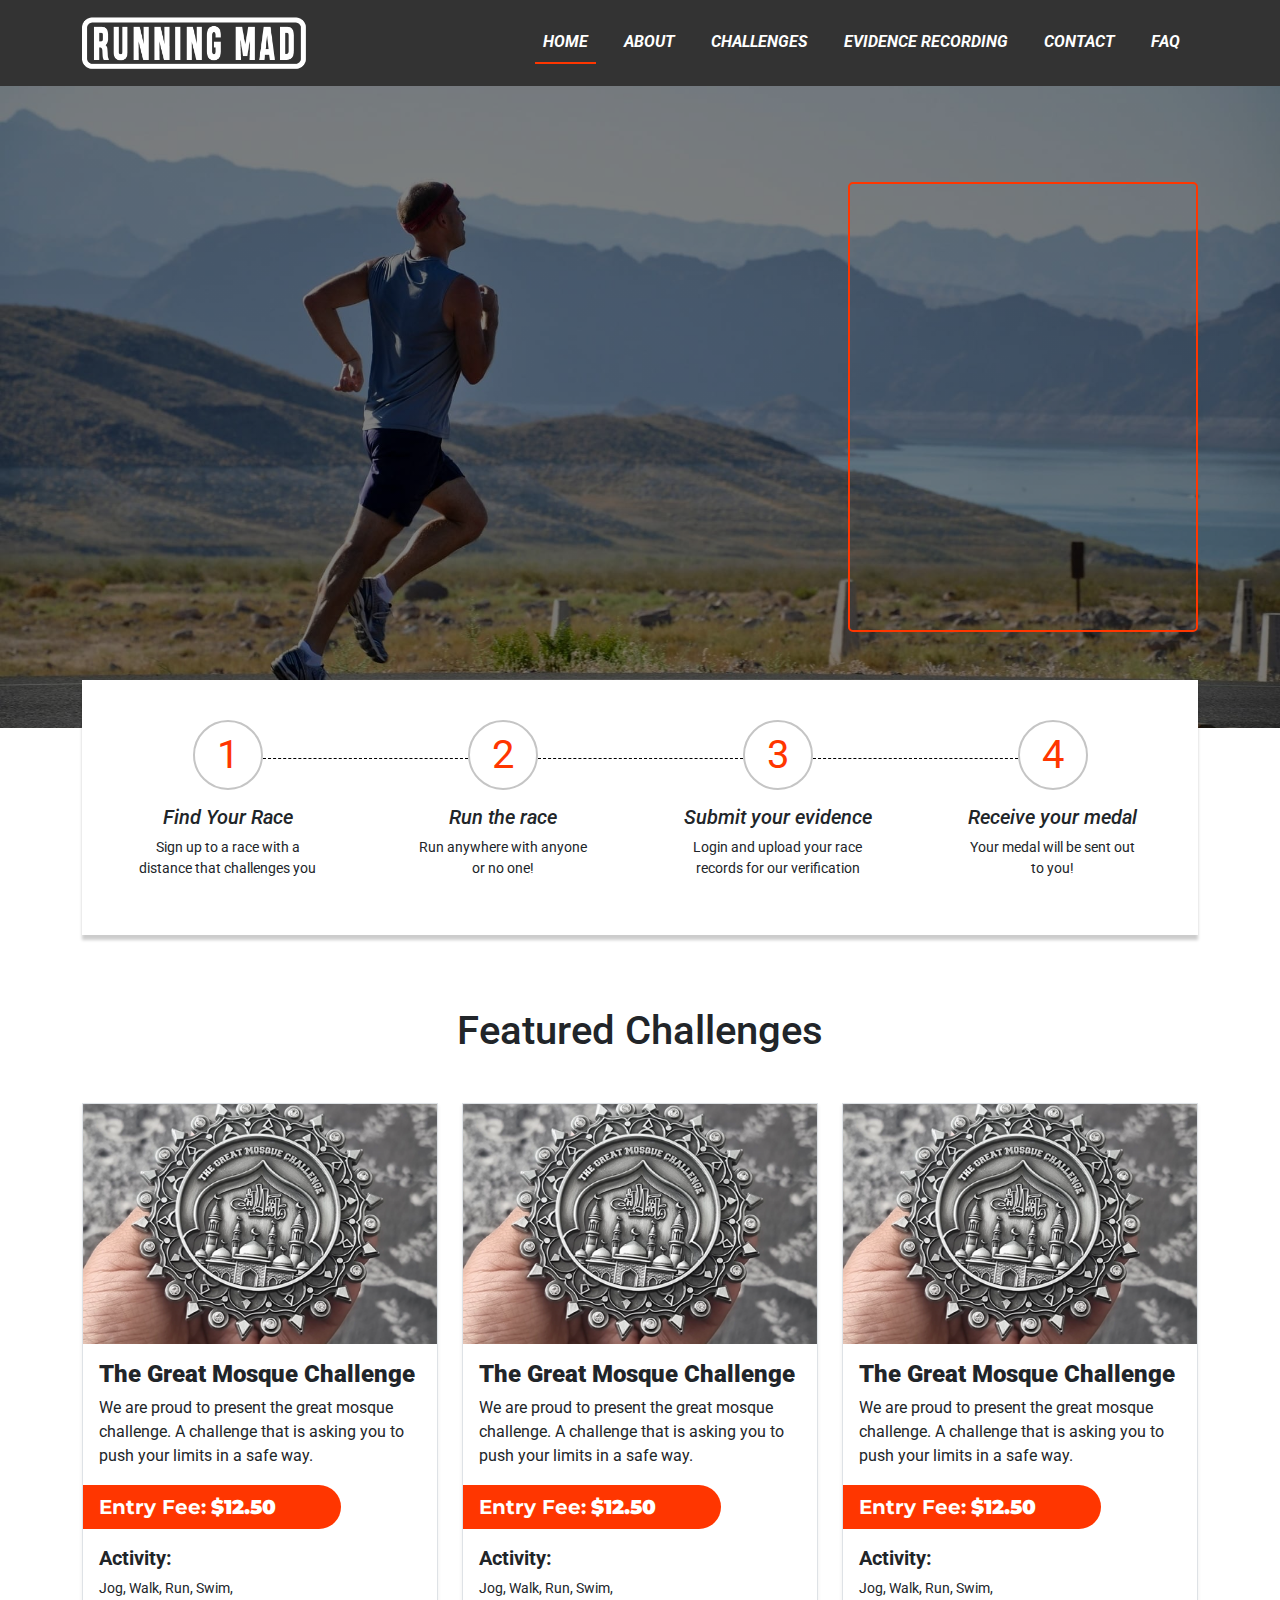
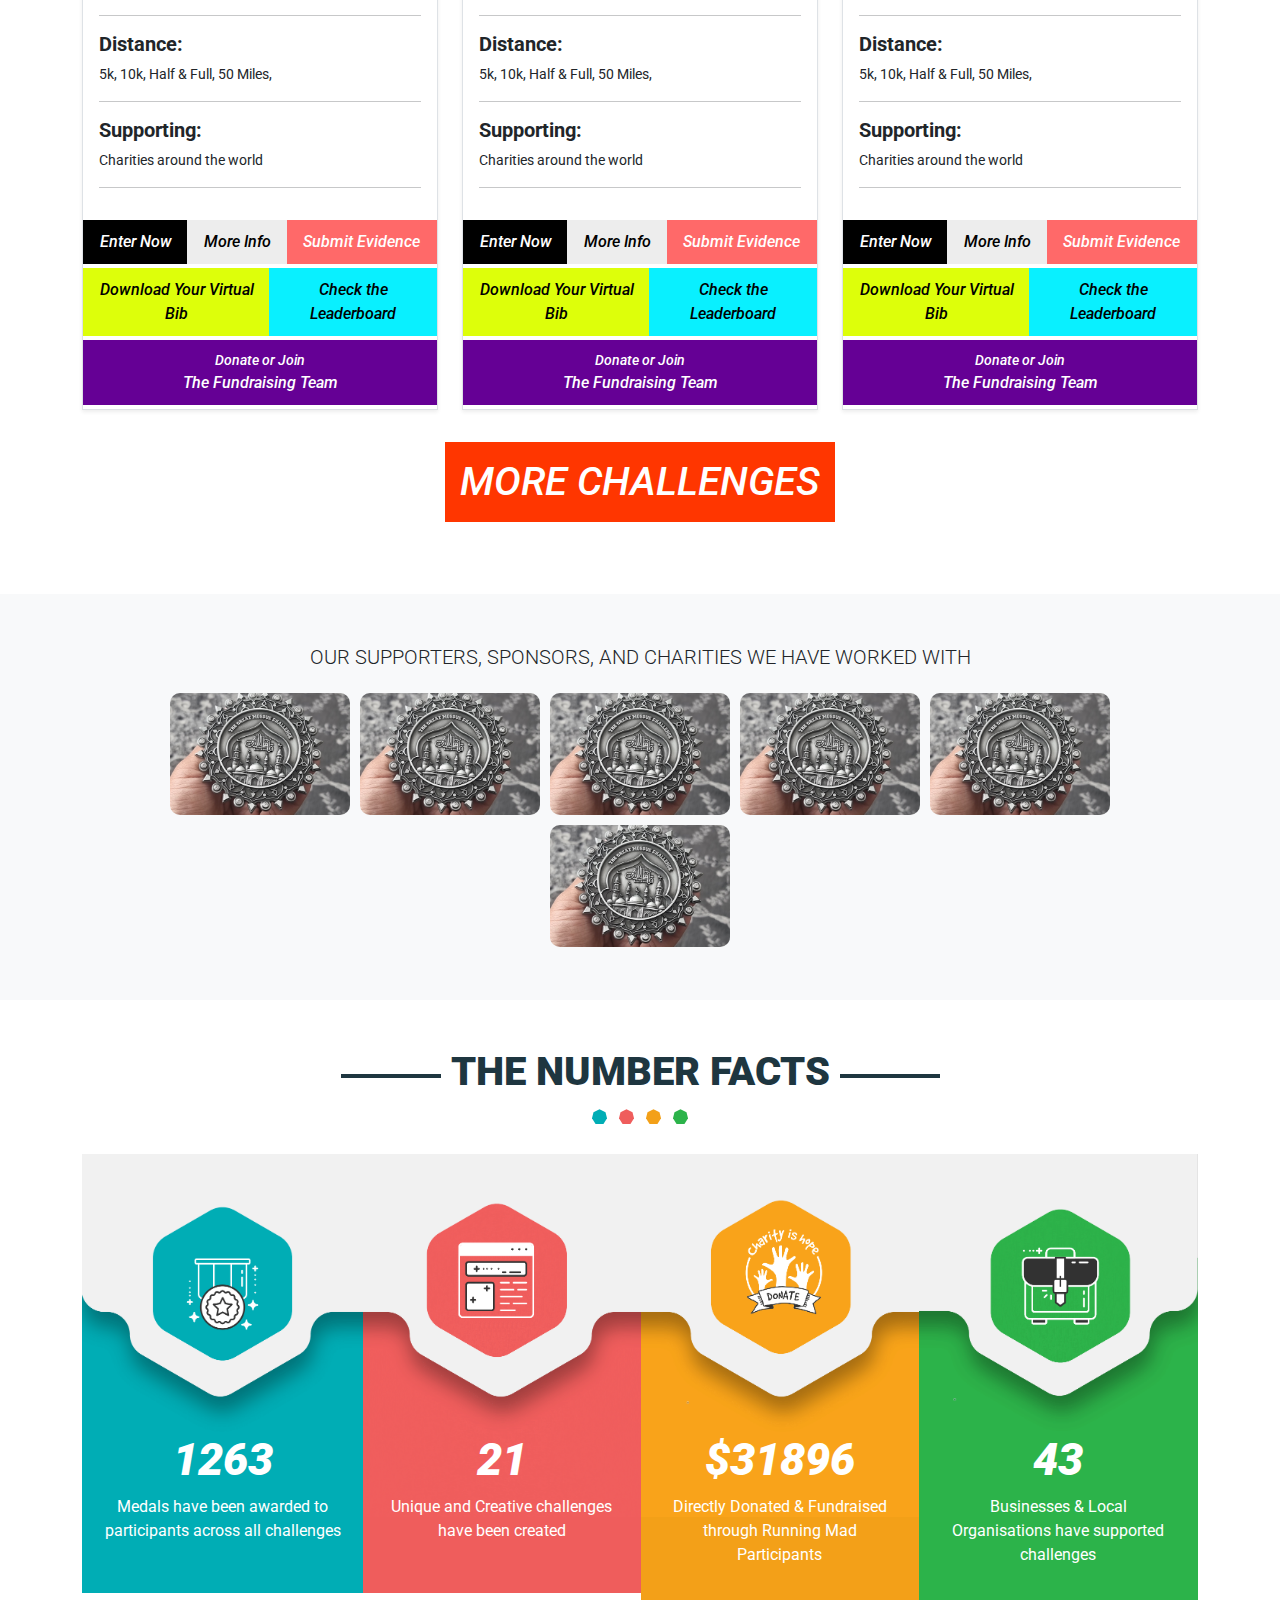
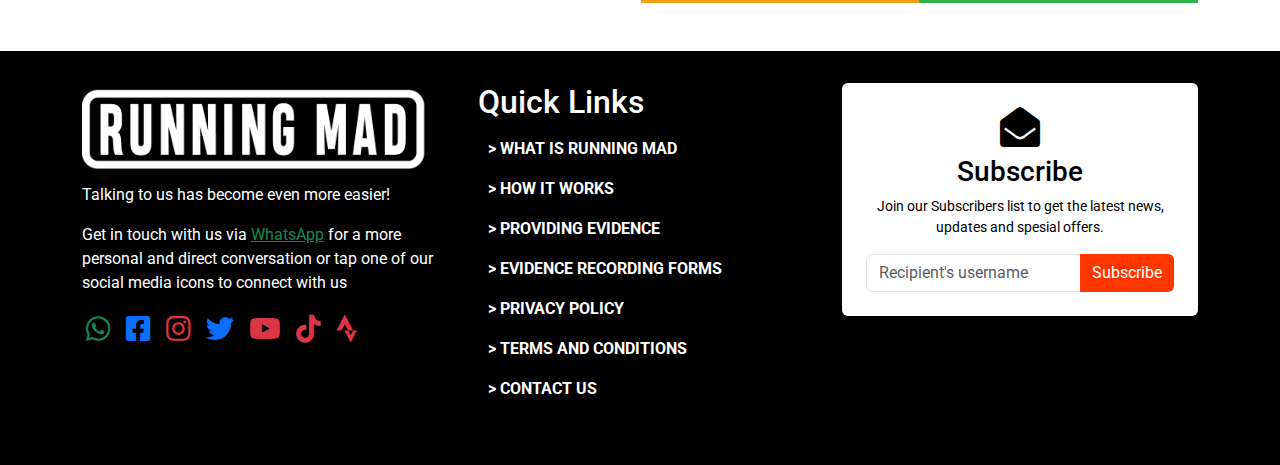
<file: index.html>
<!DOCTYPE html>
<html lang="en">
  <head>
    <meta charset="UTF-8" />
    <meta http-equiv="X-UA-Compatible" content="IE=edge" />
    <meta name="viewport" content="width=device-width, initial-scale=1.0" />
    <link
      href="https://cdn.jsdelivr.net/npm/bootstrap@5.0.2/dist/css/bootstrap.min.css"
      rel="stylesheet"
    />
    <link
      rel="stylesheet"
      href="https://cdnjs.cloudflare.com/ajax/libs/font-awesome/5.15.3/css/all.min.css"
    />
    <link rel="stylesheet" href="./style.css" />
    <title>Runningmad</title>
  </head>
  <body>
    <header>
      <nav class="navbar navbar-expand-lg navbar-dark bg-dark">
        <div class="container">
          <a class="navbar-brand" href="#">
            <img src="./assets/logo.png" alt="" />
          </a>
          <button
            class="navbar-toggler"
            type="button"
            data-bs-toggle="collapse"
            data-bs-target="#navbarSupportedContent"
            aria-controls="navbarSupportedContent"
            aria-expanded="false"
            aria-label="Toggle navigation"
          >
            <span class="navbar-toggler-icon"></span>
          </button>
          <div class="collapse navbar-collapse" id="navbarSupportedContent">
            <ul class="navbar-nav ms-auto mb-2 mb-lg-0">
              <li class="nav-item">
                <a class="nav-link active" href="#">Home</a>
              </li>
              <li class="nav-item">
                <a class="nav-link" href="#">About</a>
              </li>
              <li class="nav-item">
                <a class="nav-link" href="#">Challenges</a>
              </li>
              <li class="nav-item">
                <a class="nav-link" href="#">Evidence Recording</a>
              </li>
              <li class="nav-item">
                <a class="nav-link" href="#">Contact</a>
              </li>
              <li class="nav-item">
                <a class="nav-link" href="#">FAQ</a>
              </li>
            </ul>
          </div>
        </div>
      </nav>
    </header>

    <main>
      <section class="hero-section">
        <div class="container d-flex justify-content-end align-items-center">
          <iframe
            allowtransparency
            frameborder="0"
            scrolling="no"
            src="https://www.strava.com/clubs/573412/latest-rides/f8eab8256554b1b6eefefc1a73fcbce54b5b0055?show_rides=true"
          ></iframe>
        </div>
      </section>

      <section class="featured-section">
        <div class="container">
          <div class="featured_box d-flex d-md-block">
            <div class="featured_sub">
              <div class="row">
                <div
                  class="
                    col-md-3
                    d-flex
                    justify-content-center
                    featured_top_box
                  "
                >
                  <div class="featured_top">1</div>
                  <div class="line"></div>
                </div>
                <div
                  class="
                    col-md-3
                    d-flex
                    justify-content-center
                    featured_top_box
                  "
                >
                  <div class="featured_top">2</div>
                  <div class="line"></div>
                </div>
                <div
                  class="
                    col-md-3
                    d-flex
                    justify-content-center
                    featured_top_box
                  "
                >
                  <div class="featured_top">3</div>
                  <div class="line"></div>
                </div>
                <div
                  class="
                    col-md-3
                    d-flex
                    justify-content-center
                    featured_top_box
                  "
                >
                  <div class="featured_top">4</div>
                </div>
              </div>
              <div class="dashed_line"></div>
            </div>

            <div class="row">
              <div class="col-md-3">
                <div class="d-md-flex d-block flex-column align-items-center">
                  <div class="featured_body">
                    <h5 class="bold_500">Find Your Race</h5>
                    <p class="small">
                      Sign up to a race with a <br />
                      distance that challenges you
                    </p>
                  </div>
                </div>
              </div>
              <div class="col-md-3">
                <div class="d-md-flex d-block flex-column align-items-center">
                  <div class="featured_body">
                    <h5 class="bold_500">Run the race</h5>
                    <p class="small">
                      Run anywhere with anyone <br />
                      or no one!
                    </p>
                  </div>
                </div>
              </div>
              <div class="col-md-3">
                <div class="d-md-flex d-block flex-column align-items-center">
                  <div class="featured_body">
                    <h5 class="bold_500">Submit your evidence</h5>
                    <p class="small">
                      Login and upload your race <br />
                      records for our verification
                    </p>
                  </div>
                </div>
              </div>
              <div class="col-md-3">
                <div class="d-md-flex d-block flex-column align-items-center">
                  <div class="featured_body">
                    <h5 class="bold_500">Receive your medal</h5>
                    <p class="small">
                      Your medal will be sent out <br />
                      to you!
                    </p>
                  </div>
                </div>
              </div>
            </div>
          </div>
        </div>
      </section>

      <section class="home-challenges py-5">
        <div class="container">
          <h2 class="h1 text-center mt-4 mb-5">Featured Challenges</h2>

          <div class="row">
            <div class="col-md-6 col-lg-4 mb-2">
              <div class="challenge-box shadow-sm border">
                <div class="challenge-top">
                  <img
                    src="./assets/thegreamosque.png"
                    class="img-fluid"
                    alt="The Great Mosuqe Challenges"
                  />
                </div>
                <div class="challenge-body p-3">
                  <h4 class="bold_700">The Great Mosque Challenge</h4>
                  <p>
                    We are proud to present the great mosque challenge. A
                    challenge that is asking you to push your limits in a safe
                    way.
                  </p>
                  <div class="entry-fee">
                    <div class="entry-bg"></div>
                    <p>
                      <strong class="text-white">Entry Fee:</strong>
                      <span class="text-white bold_700">$12.50</span>
                    </p>
                  </div>
                  <div class="activity">
                    <h5 class="activity-title"><strong>Activity:</strong></h5>
                    <div class="activites small text-dark">
                      <span>Jog, </span> <span>Walk, </span> <span>Run, </span>
                      <span>Swim, </span>
                    </div>
                    <hr />
                  </div>
                  <div class="distance">
                    <h5 class="distance-title"><strong>Distance:</strong></h5>
                    <div class="activites small text-dark">
                      <span>5k, </span> <span>10k, </span>
                      <span>Half & Full, </span>
                      <span>50 Miles, </span>
                    </div>
                    <hr />
                  </div>
                  <div class="supporting">
                    <h5 class="supporting-title">
                      <strong>Supporting:</strong>
                    </h5>
                    <div class="activites small text-dark">
                      <span>Charities around the world </span>
                    </div>
                    <hr />
                  </div>
                </div>

                <div
                  class="btn-group w-100 mb-1"
                  role="group"
                  aria-label="Basic example"
                >
                  <button type="button" class="btn btn_black">Enter Now</button>
                  <button type="button" class="btn btn_light">More Info</button>
                  <button type="button" class="btn btn_half_red">
                    Submit Evidence
                  </button>
                </div>
                <div
                  class="btn-group w-100 mb-1"
                  role="group"
                  aria-label="Basic example"
                >
                  <button type="button" class="btn btn_light_green">
                    Download Your Virtual Bib
                  </button>
                  <button type="button" class="btn btn_sky_blue">
                    Check the Leaderboard
                  </button>
                </div>
                <div
                  class="btn-group w-100 mb-1"
                  role="group"
                  aria-label="Basic example"
                >
                  <button type="button" class="btn btn_purple">
                    <span class="small d-block">Donate or Join</span>
                    The Fundraising Team
                  </button>
                </div>
              </div>
            </div>
            <div class="col-md-6 col-lg-4 mb-2">
              <div class="challenge-box shadow-sm border">
                <div class="challenge-top">
                  <img
                    src="./assets/thegreamosque.png"
                    class="img-fluid"
                    alt="The Great Mosuqe Challenges"
                  />
                </div>
                <div class="challenge-body p-3">
                  <h4 class="bold_700">The Great Mosque Challenge</h4>
                  <p>
                    We are proud to present the great mosque challenge. A
                    challenge that is asking you to push your limits in a safe
                    way.
                  </p>
                  <div class="entry-fee">
                    <div class="entry-bg"></div>
                    <p>
                      <strong class="text-white">Entry Fee:</strong>
                      <span class="text-white bold_700">$12.50</span>
                    </p>
                  </div>
                  <div class="activity">
                    <h5 class="activity-title"><strong>Activity:</strong></h5>
                    <div class="activites small text-dark">
                      <span>Jog, </span> <span>Walk, </span> <span>Run, </span>
                      <span>Swim, </span>
                    </div>
                    <hr />
                  </div>
                  <div class="distance">
                    <h5 class="distance-title"><strong>Distance:</strong></h5>
                    <div class="activites small text-dark">
                      <span>5k, </span> <span>10k, </span>
                      <span>Half & Full, </span>
                      <span>50 Miles, </span>
                    </div>
                    <hr />
                  </div>
                  <div class="supporting">
                    <h5 class="supporting-title">
                      <strong>Supporting:</strong>
                    </h5>
                    <div class="activites small text-dark">
                      <span>Charities around the world </span>
                    </div>
                    <hr />
                  </div>
                </div>

                <div
                  class="btn-group w-100 mb-1"
                  role="group"
                  aria-label="Basic example"
                >
                  <button type="button" class="btn btn_black">Enter Now</button>
                  <button type="button" class="btn btn_light">More Info</button>
                  <button type="button" class="btn btn_half_red">
                    Submit Evidence
                  </button>
                </div>
                <div
                  class="btn-group w-100 mb-1"
                  role="group"
                  aria-label="Basic example"
                >
                  <button type="button" class="btn btn_light_green">
                    Download Your Virtual Bib
                  </button>
                  <button type="button" class="btn btn_sky_blue">
                    Check the Leaderboard
                  </button>
                </div>
                <div
                  class="btn-group w-100 mb-1"
                  role="group"
                  aria-label="Basic example"
                >
                  <button type="button" class="btn btn_purple">
                    <span class="small d-block">Donate or Join</span>
                    The Fundraising Team
                  </button>
                </div>
              </div>
            </div>
            <div class="col-md-6 col-lg-4 mb-2">
              <div class="challenge-box shadow-sm border">
                <div class="challenge-top">
                  <img
                    src="./assets/thegreamosque.png"
                    class="img-fluid"
                    alt="The Great Mosuqe Challenges"
                  />
                </div>
                <div class="challenge-body p-3">
                  <h4 class="bold_700">The Great Mosque Challenge</h4>
                  <p>
                    We are proud to present the great mosque challenge. A
                    challenge that is asking you to push your limits in a safe
                    way.
                  </p>
                  <div class="entry-fee">
                    <div class="entry-bg"></div>
                    <p>
                      <strong class="text-white">Entry Fee:</strong>
                      <span class="text-white bold_700">$12.50</span>
                    </p>
                  </div>
                  <div class="activity">
                    <h5 class="activity-title"><strong>Activity:</strong></h5>
                    <div class="activites small text-dark">
                      <span>Jog, </span> <span>Walk, </span> <span>Run, </span>
                      <span>Swim, </span>
                    </div>
                    <hr />
                  </div>
                  <div class="distance">
                    <h5 class="distance-title"><strong>Distance:</strong></h5>
                    <div class="activites small text-dark">
                      <span>5k, </span> <span>10k, </span>
                      <span>Half & Full, </span>
                      <span>50 Miles, </span>
                    </div>
                    <hr />
                  </div>
                  <div class="supporting">
                    <h5 class="supporting-title">
                      <strong>Supporting:</strong>
                    </h5>
                    <div class="activites small text-dark">
                      <span>Charities around the world </span>
                    </div>
                    <hr />
                  </div>
                </div>

                <div
                  class="btn-group w-100 mb-1"
                  role="group"
                  aria-label="Basic example"
                >
                  <button type="button" class="btn btn_black">Enter Now</button>
                  <button type="button" class="btn btn_light">More Info</button>
                  <button type="button" class="btn btn_half_red">
                    Submit Evidence
                  </button>
                </div>
                <div
                  class="btn-group w-100 mb-1"
                  role="group"
                  aria-label="Basic example"
                >
                  <button type="button" class="btn btn_light_green">
                    Download Your Virtual Bib
                  </button>
                  <button type="button" class="btn btn_sky_blue">
                    Check the Leaderboard
                  </button>
                </div>
                <div
                  class="btn-group w-100 mb-1"
                  role="group"
                  aria-label="Basic example"
                >
                  <button type="button" class="btn btn_purple">
                    <span class="small d-block">Donate or Join</span>
                    The Fundraising Team
                  </button>
                </div>
              </div>
            </div>
          </div>
          <div class="text-center my-4 challenge-cta">
            <a href="#" class="btn_primary text-uppercase text-center fs-large"
              >More Challenges</a
            >
          </div>
        </div>
      </section>

      <section class="py-5 bg-light">
        <div class="container">
          <p class="lead text-uppercase text-center">
            Our Supporters, Sponsors, and Charities we have worked with
          </p>
          <div class="sponsors">
            <img src="./assets/thegreamosque.png" alt="" />
            <img src="./assets/thegreamosque.png" alt="" />
            <img src="./assets/thegreamosque.png" alt="" />
            <img src="./assets/thegreamosque.png" alt="" />
            <img src="./assets/thegreamosque.png" alt="" />
            <img src="./assets/thegreamosque.png" alt="" />
          </div>
        </div>
      </section>

      <section class="py-5 number_fact_section">
        <div class="container">
          <div class="text-line-header">
            <div class="text-lines"></div>
            <h2 class="h1 bold_700 number_fact_section_title">
              The Number Facts
            </h2>
            <div class="text-lines"></div>
          </div>
          <div class="hexabox">
            <div class="hexa one"></div>
            <div class="hexa two"></div>
            <div class="hexa three"></div>
            <div class="hexa four"></div>
          </div>
          <div class="number_fact_parent">
            <div class="number_fact_child">
              <img src="./assets/medals.png" class="img-fluid" alt="" />
              <div class="number_child_body one">
                <h3 class="bold_700">1263</h3>
                <p>
                  Medals have been awarded to participants across all challenges
                </p>
              </div>
            </div>
            <div class="number_fact_child">
              <img src="./assets/unique.png" class="img-fluid" alt="" />
              <div class="number_child_body two">
                <h3 class="bold_700">21</h3>
                <p>Unique and Creative challenges have been created</p>
              </div>
            </div>
            <div class="number_fact_child">
              <img src="./assets/donated.png" class="img-fluid" alt="" />
              <div class="number_child_body three">
                <h3 class="bold_700">$31896</h3>
                <p>
                  Directly Donated & Fundraised through Running Mad Participants
                </p>
              </div>
            </div>
            <div class="number_fact_child">
              <img src="./assets/organization.png" class="img-fluid" alt="" />
              <div class="number_child_body four">
                <h3 class="bold_700">43</h3>
                <p>
                  Businesses & Local Organisations have supported challenges
                </p>
              </div>
            </div>
          </div>
        </div>
      </section>
    </main>

    <footer>
      <div class="container">
        <div class="row">
          <div class="col-md-4">
            <div class="text-white mb-4">
              <div class="footer_logo img">
                <img src="./assets/logo.png" class="img-fluid mb-2" alt="" />
              </div>
              <p>Talking to us has become even more easier!</p>
              <p>
                Get in touch with us via
                <a href="#" class="text-success">WhatsApp</a> for a more
                personal and direct conversation or tap one of our social media
                icons to connect with us
              </p>
              <div class="social-icons h3">
                <a class="text-success" href="#"
                  ><i class="fab fa-whatsapp m-1"></i
                ></a>
                <a class="text-primary" href="#">
                  <i class="fab fa-facebook-square m-1"></i
                ></a>
                <a class="text-danger" href="#">
                  <i class="fab fa-instagram m-1"></i
                ></a>
                <a class="text-primary" href="#">
                  <i class="fab fa-twitter m-1"></i
                ></a>
                <a class="text-danger" href="#">
                  <i class="fab fa-youtube m-1"></i
                ></a>
                <a class="text-danger" href="#">
                  <i class="fab fa-tiktok m-1"></i
                ></a>
                <a class="text-danger" href="#">
                  <i class="fab fa-strava m-1"></i
                ></a>
              </div>
            </div>
          </div>
          <div class="col-md-4">
            <div class="mb-4">
              <h2 class="text-white ms-3">Quick Links</h2>
              <ul class="nav flex-column">
                <li class="nav-item">
                  <a class="nav-link" href="#">> What is Running Mad</a>
                </li>
                <li class="nav-item">
                  <a class="nav-link" href="#">> How it Works</a>
                </li>
                <li class="nav-item">
                  <a class="nav-link" href="#">> Providing evidence</a>
                </li>
                <li class="nav-item">
                  <a class="nav-link" href="#">> Evidence Recording Forms</a>
                </li>
                <li class="nav-item">
                  <a class="nav-link" href="#">> Privacy Policy</a>
                </li>
                <li class="nav-item">
                  <a class="nav-link" href="#">> Terms and conditions</a>
                </li>
                <li class="nav-item">
                  <a class="nav-link" href="#">> Contact us</a>
                </li>
              </ul>
            </div>
          </div>
          <div class="col-md-4">
            <div class="newsletter text-black text-center bg-white p-4 rounded">
              <i class="fas fa-envelope-open h1"></i>
              <h3>Subscribe</h3>
              <p class="small">
                Join our Subscribers list to get the latest news, updates and
                spesial offers.
              </p>
              <div class="input-group">
                <input
                  type="text"
                  class="form-control"
                  placeholder="Recipient's username"
                  aria-label="Recipient's username with two button addons"
                />

                <button class="btn btn_orange" type="button">Subscribe</button>
              </div>
            </div>
          </div>
        </div>
      </div>
    </footer>
  </body>

  <script src="https://cdn.jsdelivr.net/npm/bootstrap@5.0.2/dist/js/bootstrap.bundle.min.js"></script>
  <script src="./app.js" defer></script>
</html>
</file>
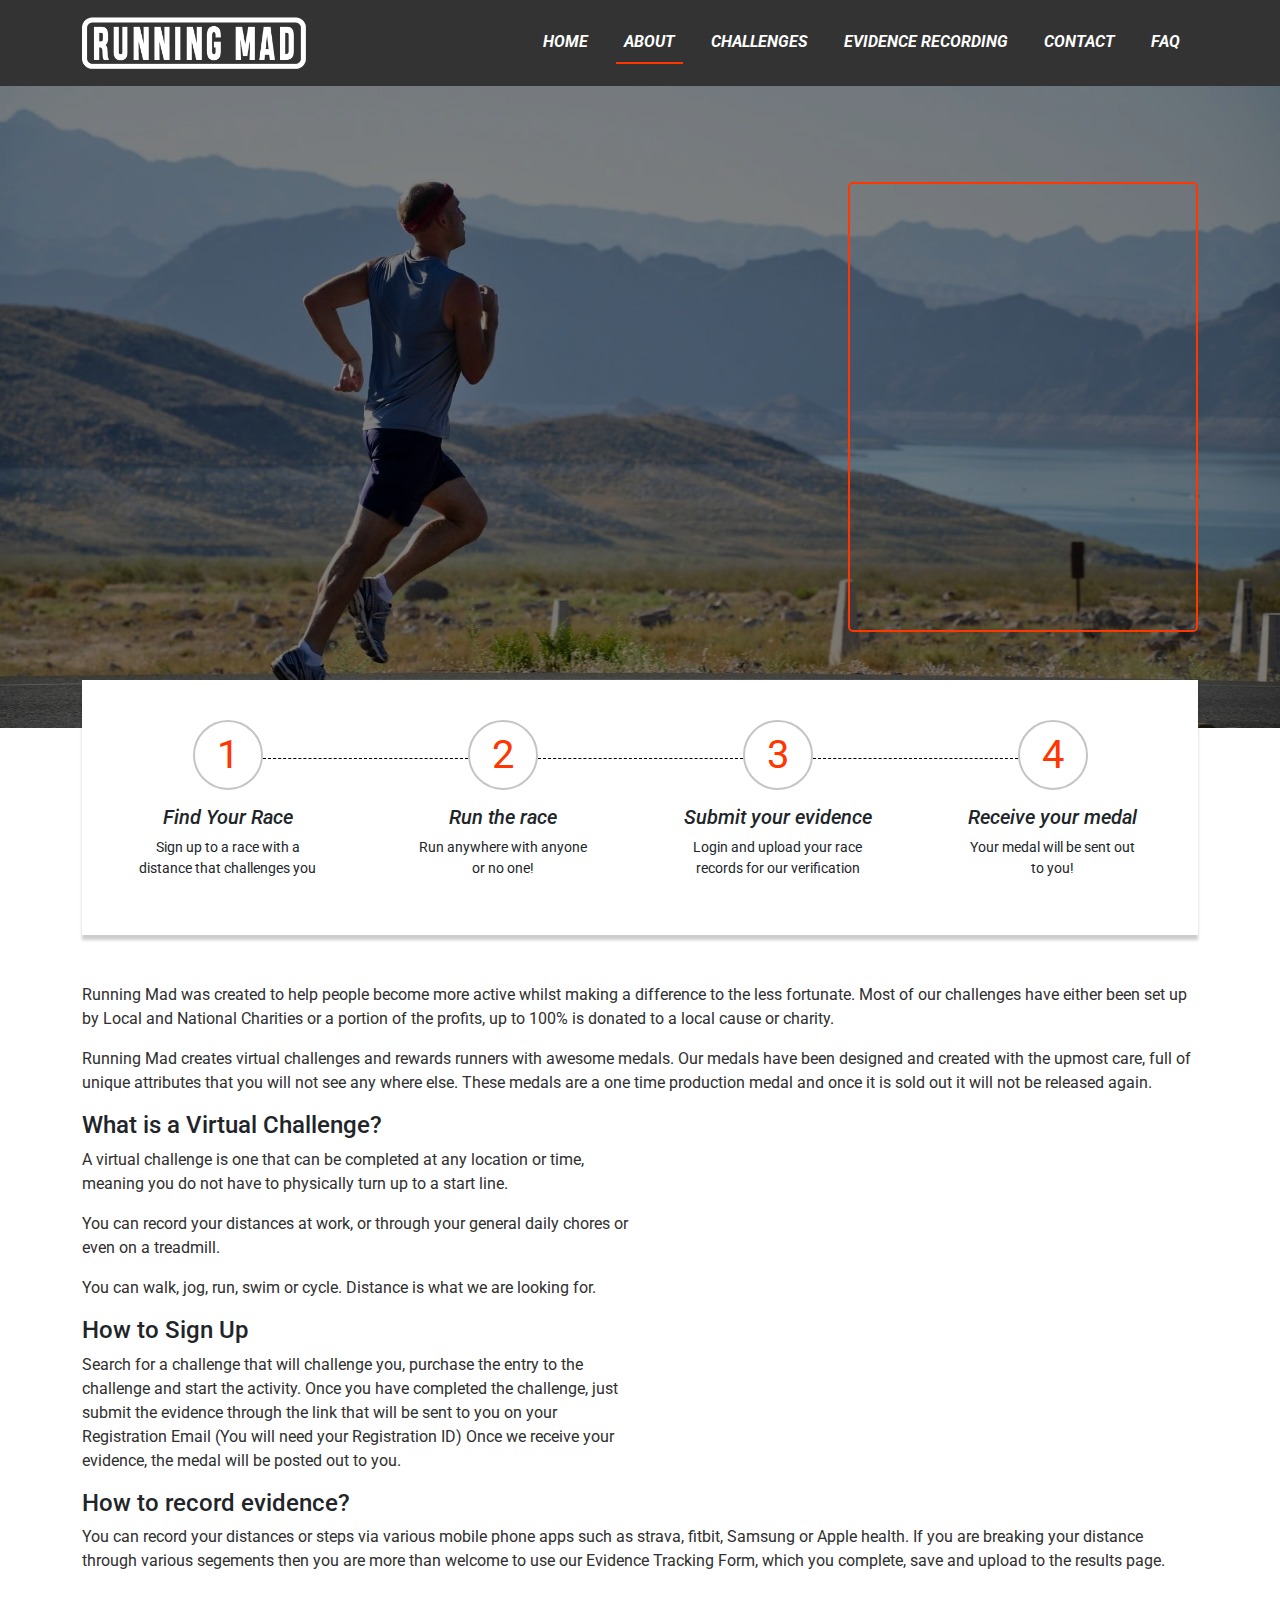
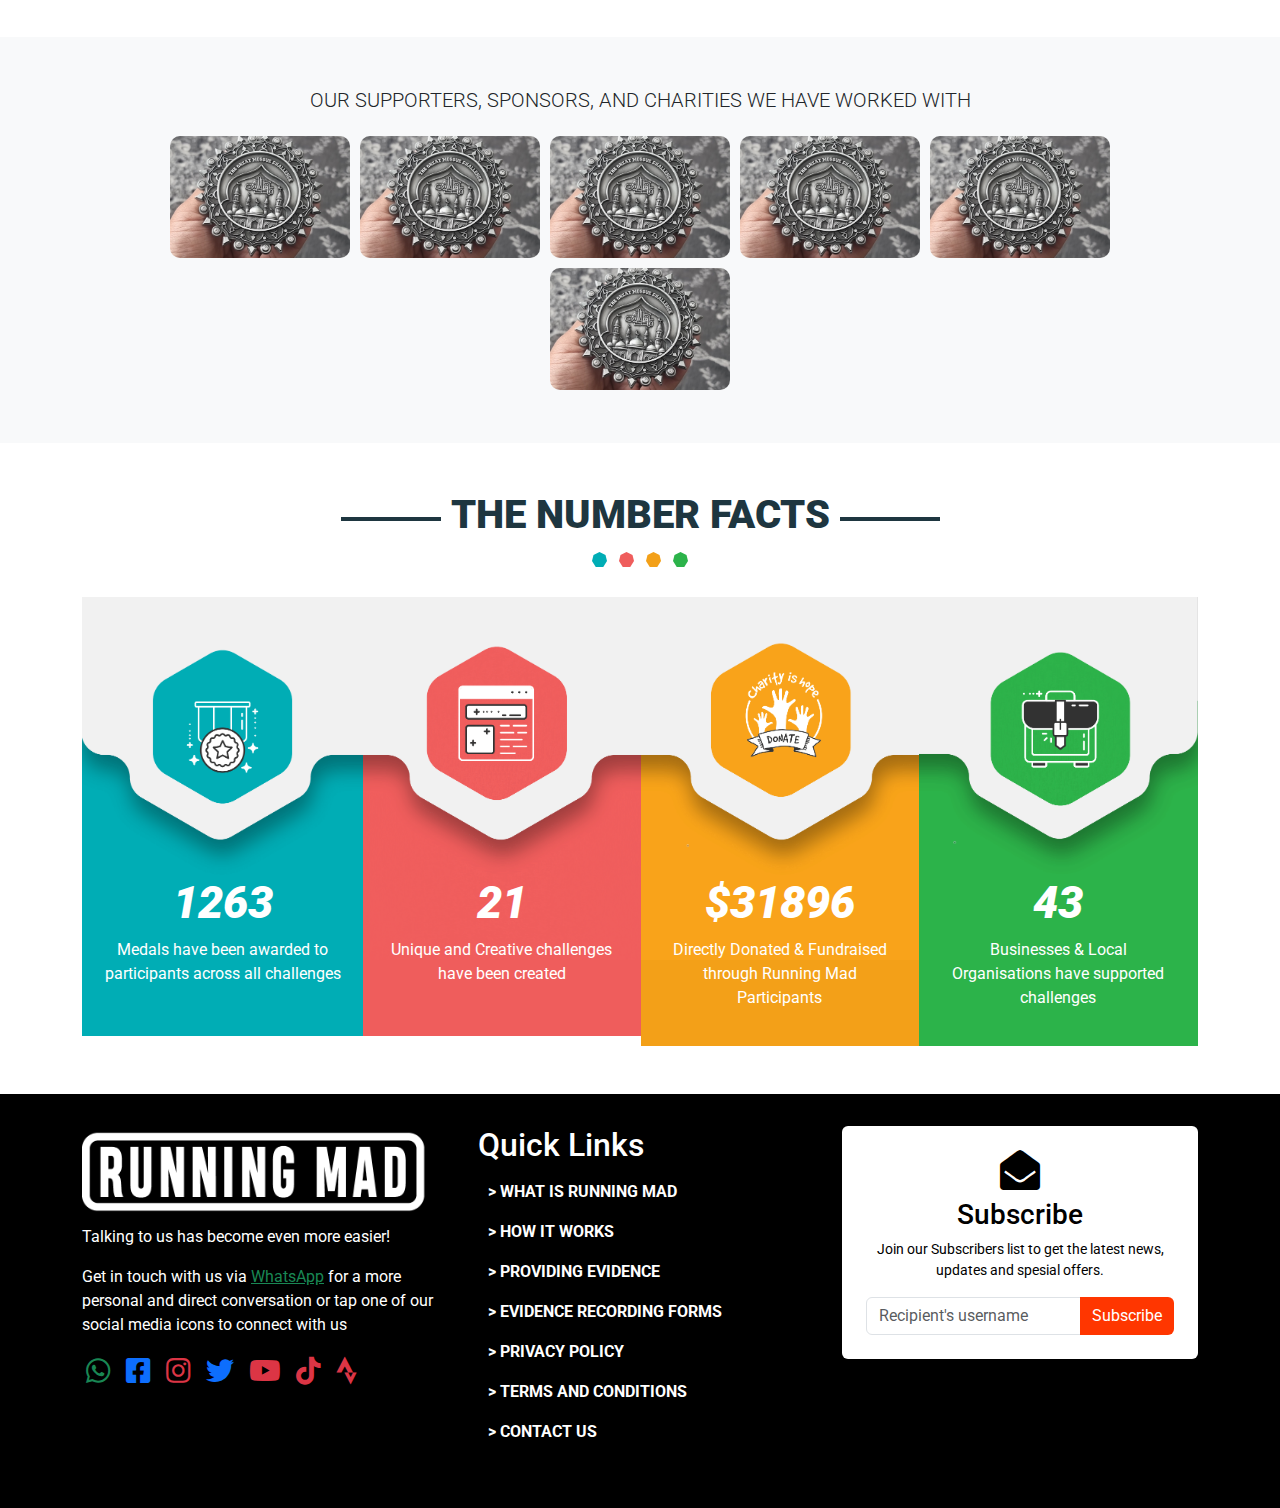
<file: about.html>
<!DOCTYPE html>
<html lang="en">
  <head>
    <meta charset="UTF-8" />
    <meta http-equiv="X-UA-Compatible" content="IE=edge" />
    <meta name="viewport" content="width=device-width, initial-scale=1.0" />
    <link
      href="https://cdn.jsdelivr.net/npm/bootstrap@5.0.2/dist/css/bootstrap.min.css"
      rel="stylesheet"
    />
    <link
      rel="stylesheet"
      href="https://cdnjs.cloudflare.com/ajax/libs/font-awesome/5.15.3/css/all.min.css"
    />
    <link rel="stylesheet" href="./style.css" />
    <title>About</title>
  </head>
  <body>
    <header>
      <nav class="navbar navbar-expand-lg navbar-dark bg-dark">
        <div class="container">
          <a class="navbar-brand" href="#">
            <img src="./assets/logo.png" alt="" />
          </a>
          <button
            class="navbar-toggler"
            type="button"
            data-bs-toggle="collapse"
            data-bs-target="#navbarSupportedContent"
            aria-controls="navbarSupportedContent"
            aria-expanded="false"
            aria-label="Toggle navigation"
          >
            <span class="navbar-toggler-icon"></span>
          </button>
          <div class="collapse navbar-collapse" id="navbarSupportedContent">
            <ul class="navbar-nav ms-auto mb-2 mb-lg-0">
              <li class="nav-item">
                <a class="nav-link" href="#">Home</a>
              </li>
              <li class="nav-item">
                <a class="nav-link active" href="#">About</a>
              </li>
              <li class="nav-item">
                <a class="nav-link" href="#">Challenges</a>
              </li>
              <li class="nav-item">
                <a class="nav-link" href="#">Evidence Recording</a>
              </li>
              <li class="nav-item">
                <a class="nav-link" href="#">Contact</a>
              </li>
              <li class="nav-item">
                <a class="nav-link" href="#">FAQ</a>
              </li>
            </ul>
          </div>
        </div>
      </nav>
    </header>

    <main>
      <section class="hero-section">
        <div class="container d-flex justify-content-end align-items-center">
          <iframe
            allowtransparency
            frameborder="0"
            scrolling="no"
            src="https://www.strava.com/clubs/573412/latest-rides/f8eab8256554b1b6eefefc1a73fcbce54b5b0055?show_rides=true"
          ></iframe>
        </div>
      </section>

      <section class="featured-section">
        <div class="container">
          <div class="featured_box d-flex d-md-block">
            <div class="featured_sub">
              <div class="row">
                <div
                  class="
                    col-md-3
                    d-flex
                    justify-content-center
                    featured_top_box
                  "
                >
                  <div class="featured_top">1</div>
                  <div class="line"></div>
                </div>
                <div
                  class="
                    col-md-3
                    d-flex
                    justify-content-center
                    featured_top_box
                  "
                >
                  <div class="featured_top">2</div>
                  <div class="line"></div>
                </div>
                <div
                  class="
                    col-md-3
                    d-flex
                    justify-content-center
                    featured_top_box
                  "
                >
                  <div class="featured_top">3</div>
                  <div class="line"></div>
                </div>
                <div
                  class="
                    col-md-3
                    d-flex
                    justify-content-center
                    featured_top_box
                  "
                >
                  <div class="featured_top">4</div>
                </div>
              </div>
              <div class="dashed_line"></div>
            </div>

            <div class="row">
              <div class="col-md-3">
                <div class="d-md-flex d-block flex-column align-items-center">
                  <div class="featured_body">
                    <h5 class="bold_500">Find Your Race</h5>
                    <p class="small">
                      Sign up to a race with a <br />
                      distance that challenges you
                    </p>
                  </div>
                </div>
              </div>
              <div class="col-md-3">
                <div class="d-md-flex d-block flex-column align-items-center">
                  <div class="featured_body">
                    <h5 class="bold_500">Run the race</h5>
                    <p class="small">
                      Run anywhere with anyone <br />
                      or no one!
                    </p>
                  </div>
                </div>
              </div>
              <div class="col-md-3">
                <div class="d-md-flex d-block flex-column align-items-center">
                  <div class="featured_body">
                    <h5 class="bold_500">Submit your evidence</h5>
                    <p class="small">
                      Login and upload your race <br />
                      records for our verification
                    </p>
                  </div>
                </div>
              </div>
              <div class="col-md-3">
                <div class="d-md-flex d-block flex-column align-items-center">
                  <div class="featured_body">
                    <h5 class="bold_500">Receive your medal</h5>
                    <p class="small">
                      Your medal will be sent out <br />
                      to you!
                    </p>
                  </div>
                </div>
              </div>
            </div>
          </div>
        </div>
      </section>

      <section class="about py-5">
        <div class="container">
          <div>
            <p>
              Running Mad was created to help people become more active whilst
              making a difference to the less fortunate. Most of our challenges
              have either been set up by Local and National Charities or a
              portion of the profits, up to 100% is donated to a local cause or
              charity.
            </p>
            <p>
              Running Mad creates virtual challenges and rewards runners with
              awesome medals. Our medals have been designed and created with the
              upmost care, full of unique attributes that you will not see any
              where else. These medals are a one time production medal and once
              it is sold out it will not be released again.
            </p>
            <div class="row">
              <div class="col-md-6">
                <h4>What is a Virtual Challenge?</h4>
                <p>
                  A virtual challenge is one that can be completed at any
                  location or time, meaning you do not have to physically turn
                  up to a start line.
                </p>
                <p>
                  You can record your distances at work, or through your general
                  daily chores or even on a treadmill.
                </p>
                <p>
                  You can walk, jog, run, swim or cycle. Distance is what we are
                  looking for.
                </p>
                <h4>How to Sign Up</h4>
                <p>
                  Search for a challenge that will challenge you, purchase the
                  entry to the challenge and start the activity. Once you have
                  completed the challenge, just submit the evidence through the
                  link that will be sent to you on your Registration Email (You
                  will need your Registration ID) Once we receive your evidence,
                  the medal will be posted out to you.
                </p>
              </div>
              <div class="col-md-6">
                <div>
                  <iframe
                    width="100%"
                    height="320"
                    src="https://www.youtube.com/embed/4ETy-xjqPIY"
                    title="YouTube video player"
                    frameborder="0"
                    allow="accelerometer; autoplay; clipboard-write; encrypted-media; gyroscope; picture-in-picture"
                    allowfullscreen
                  ></iframe>
                </div>
              </div>
              <h4>How to record evidence?</h4>
              <p>
                You can record your distances or steps via various mobile phone
                apps such as strava, fitbit, Samsung or Apple health. If you are
                breaking your distance through various segements then you are
                more than welcome to use our Evidence Tracking Form, which you
                complete, save and upload to the results page.
              </p>
            </div>
          </div>
        </div>
      </section>

      <section class="py-5 bg-light">
        <div class="container">
          <p class="lead text-uppercase text-center">
            Our Supporters, Sponsors, and Charities we have worked with
          </p>
          <div class="sponsors">
            <img src="./assets/thegreamosque.png" alt="" />
            <img src="./assets/thegreamosque.png" alt="" />
            <img src="./assets/thegreamosque.png" alt="" />
            <img src="./assets/thegreamosque.png" alt="" />
            <img src="./assets/thegreamosque.png" alt="" />
            <img src="./assets/thegreamosque.png" alt="" />
          </div>
        </div>
      </section>

      <section class="py-5 number_fact_section">
        <div class="container">
          <div class="text-line-header">
            <div class="text-lines"></div>
            <h2 class="h1 bold_700 number_fact_section_title">
              The Number Facts
            </h2>
            <div class="text-lines"></div>
          </div>
          <div class="hexabox">
            <div class="hexa one"></div>
            <div class="hexa two"></div>
            <div class="hexa three"></div>
            <div class="hexa four"></div>
          </div>
          <div class="number_fact_parent">
            <div class="number_fact_child">
              <img src="./assets/medals.png" class="img-fluid" alt="" />
              <div class="number_child_body one">
                <h3 class="bold_700">1263</h3>
                <p>
                  Medals have been awarded to participants across all challenges
                </p>
              </div>
            </div>
            <div class="number_fact_child">
              <img src="./assets/unique.png" class="img-fluid" alt="" />
              <div class="number_child_body two">
                <h3 class="bold_700">21</h3>
                <p>Unique and Creative challenges have been created</p>
              </div>
            </div>
            <div class="number_fact_child">
              <img src="./assets/donated.png" class="img-fluid" alt="" />
              <div class="number_child_body three">
                <h3 class="bold_700">$31896</h3>
                <p>
                  Directly Donated & Fundraised through Running Mad Participants
                </p>
              </div>
            </div>
            <div class="number_fact_child">
              <img src="./assets/organization.png" class="img-fluid" alt="" />
              <div class="number_child_body four">
                <h3 class="bold_700">43</h3>
                <p>
                  Businesses & Local Organisations have supported challenges
                </p>
              </div>
            </div>
          </div>
        </div>
      </section>
    </main>

    <footer>
      <div class="container">
        <div class="row">
          <div class="col-md-4">
            <div class="text-white mb-4">
              <div class="footer_logo img">
                <img src="./assets/logo.png" class="img-fluid mb-2" alt="" />
              </div>
              <p>Talking to us has become even more easier!</p>
              <p>
                Get in touch with us via
                <a href="#" class="text-success">WhatsApp</a> for a more
                personal and direct conversation or tap one of our social media
                icons to connect with us
              </p>
              <div class="social-icons h3">
                <a class="text-success" href="#"
                  ><i class="fab fa-whatsapp m-1"></i
                ></a>
                <a class="text-primary" href="#">
                  <i class="fab fa-facebook-square m-1"></i
                ></a>
                <a class="text-danger" href="#">
                  <i class="fab fa-instagram m-1"></i
                ></a>
                <a class="text-primary" href="#">
                  <i class="fab fa-twitter m-1"></i
                ></a>
                <a class="text-danger" href="#">
                  <i class="fab fa-youtube m-1"></i
                ></a>
                <a class="text-danger" href="#">
                  <i class="fab fa-tiktok m-1"></i
                ></a>
                <a class="text-danger" href="#">
                  <i class="fab fa-strava m-1"></i
                ></a>
              </div>
            </div>
          </div>
          <div class="col-md-4">
            <div class="mb-4">
              <h2 class="text-white ms-3">Quick Links</h2>
              <ul class="nav flex-column">
                <li class="nav-item">
                  <a class="nav-link" href="#">> What is Running Mad</a>
                </li>
                <li class="nav-item">
                  <a class="nav-link" href="#">> How it Works</a>
                </li>
                <li class="nav-item">
                  <a class="nav-link" href="#">> Providing evidence</a>
                </li>
                <li class="nav-item">
                  <a class="nav-link" href="#">> Evidence Recording Forms</a>
                </li>
                <li class="nav-item">
                  <a class="nav-link" href="#">> Privacy Policy</a>
                </li>
                <li class="nav-item">
                  <a class="nav-link" href="#">> Terms and conditions</a>
                </li>
                <li class="nav-item">
                  <a class="nav-link" href="#">> Contact us</a>
                </li>
              </ul>
            </div>
          </div>
          <div class="col-md-4">
            <div class="newsletter text-black text-center bg-white p-4 rounded">
              <i class="fas fa-envelope-open h1"></i>
              <h3>Subscribe</h3>
              <p class="small">
                Join our Subscribers list to get the latest news, updates and
                spesial offers.
              </p>
              <div class="input-group">
                <input
                  type="text"
                  class="form-control"
                  placeholder="Recipient's username"
                  aria-label="Recipient's username with two button addons"
                />

                <button class="btn btn_orange" type="button">Subscribe</button>
              </div>
            </div>
          </div>
        </div>
      </div>
    </footer>
  </body>

  <script src="https://cdn.jsdelivr.net/npm/bootstrap@5.0.2/dist/js/bootstrap.bundle.min.js"></script>
  <script src="./app.js" defer></script>
</html>
</file>
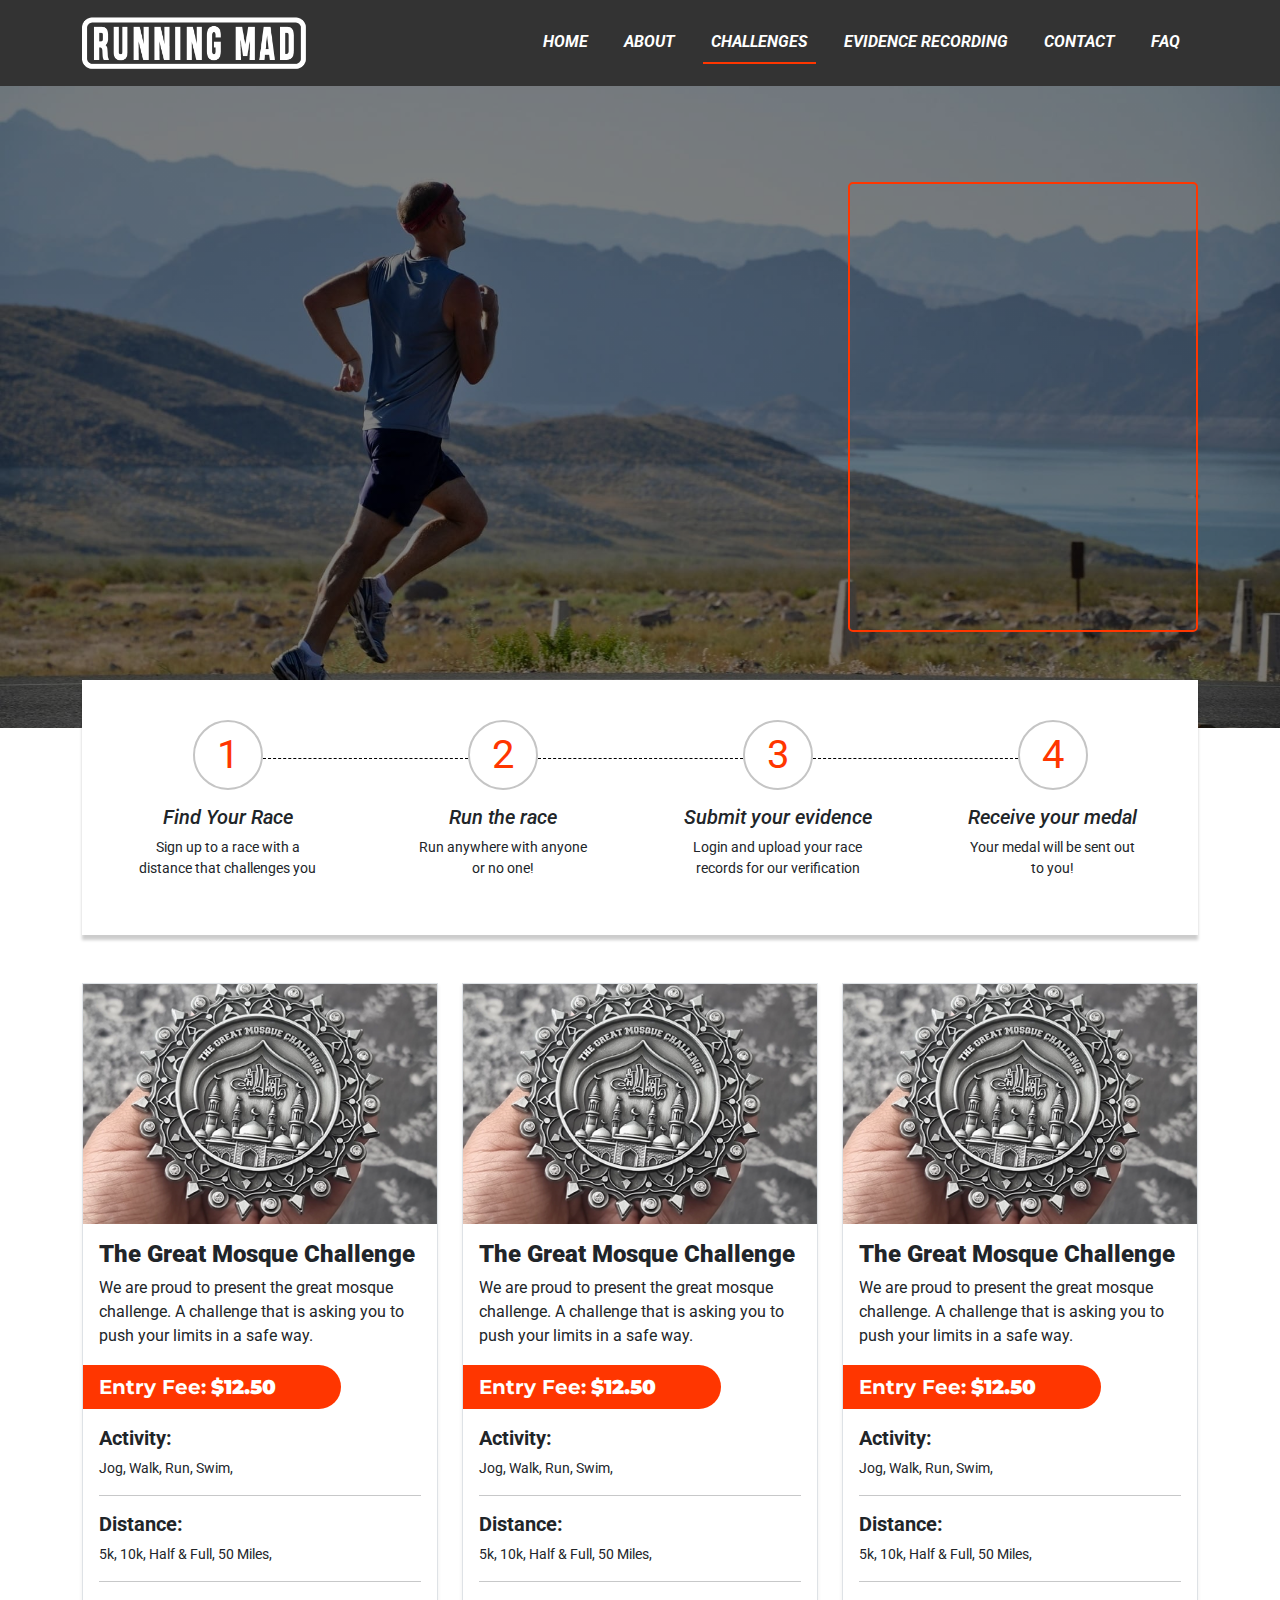
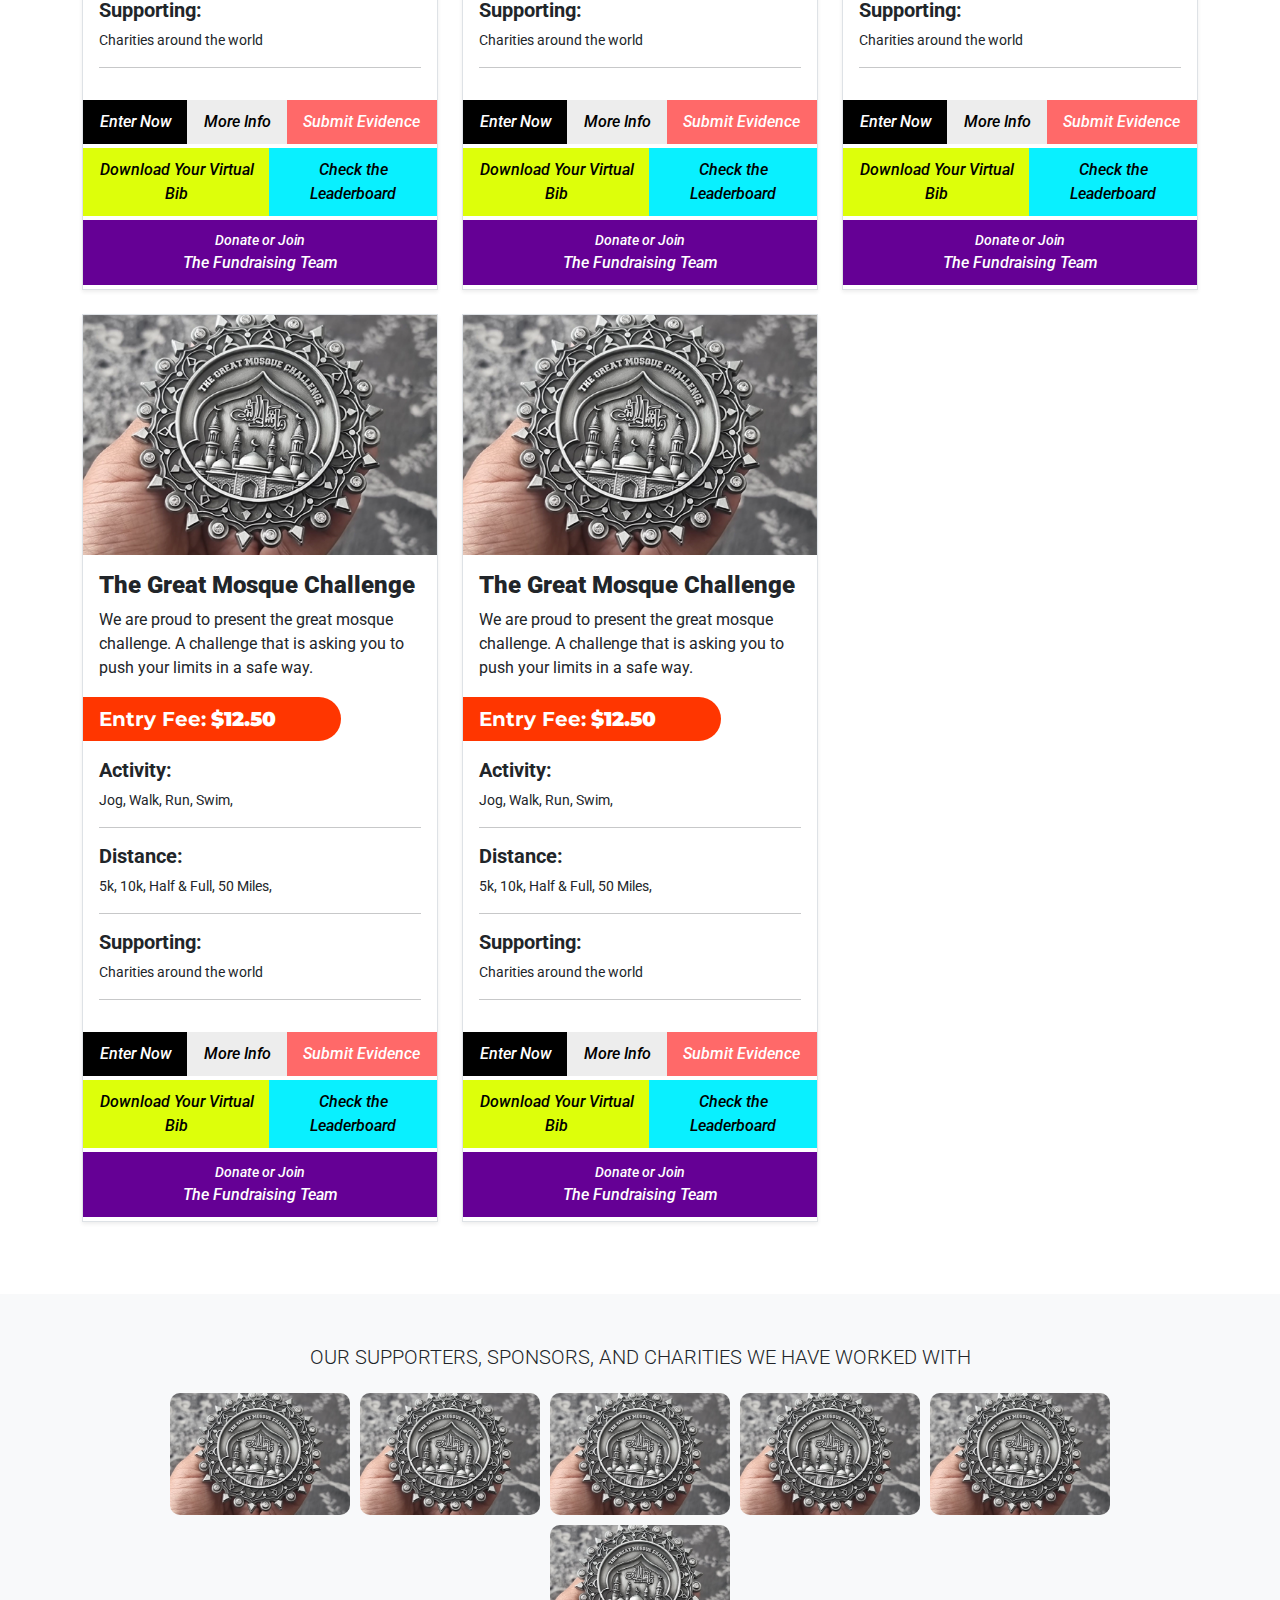
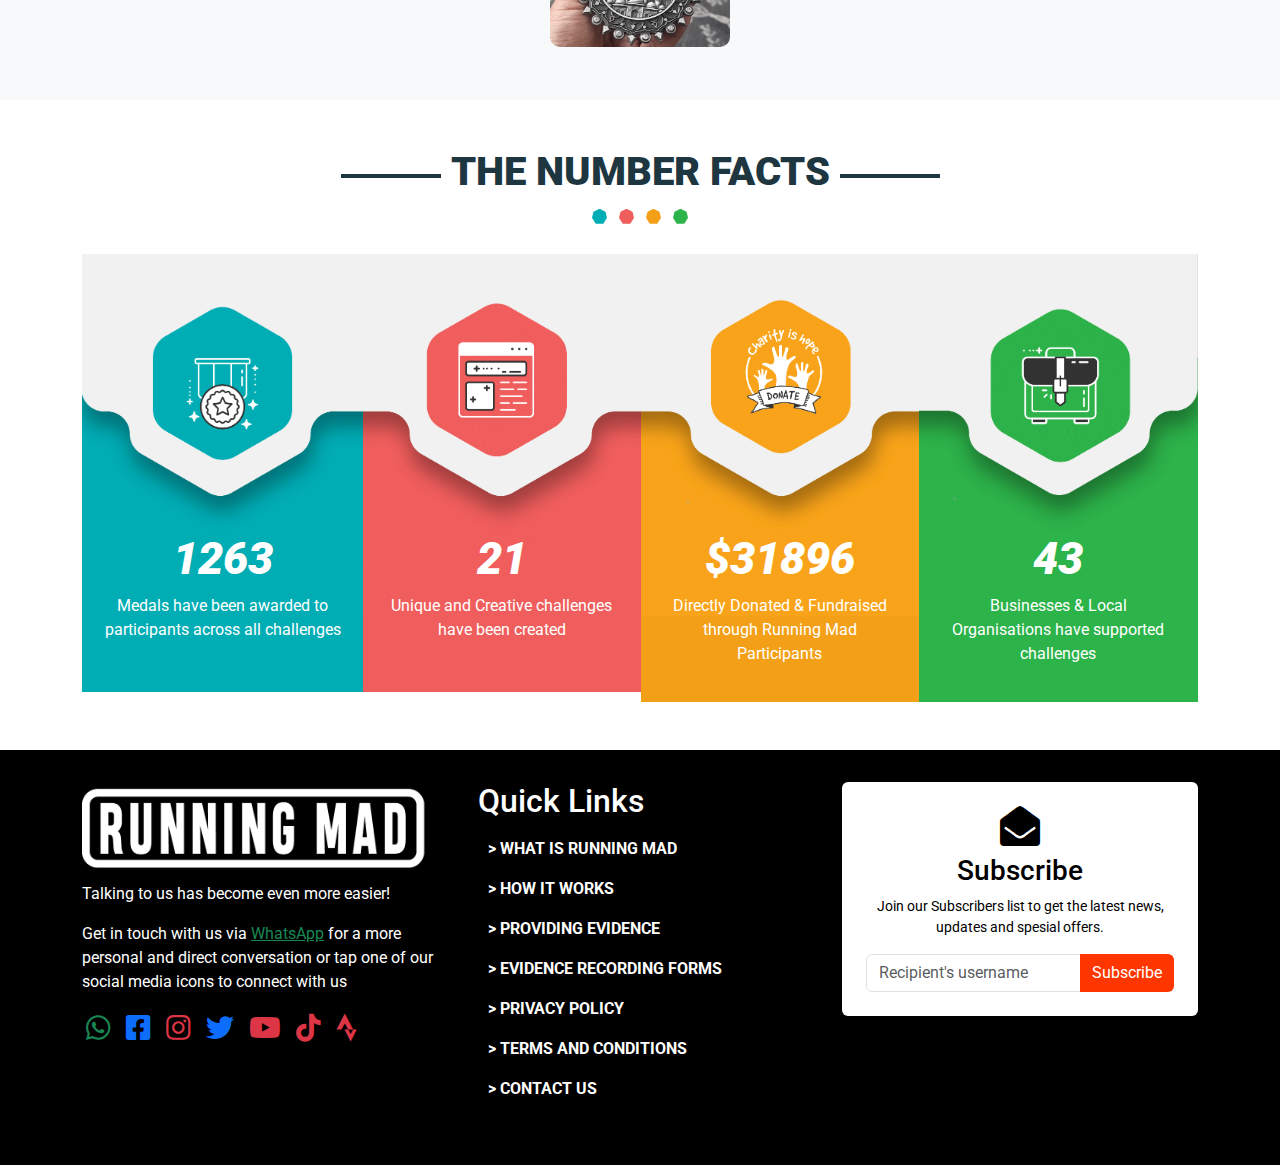
<file: challenges.html>
<!DOCTYPE html>
<html lang="en">
  <head>
    <meta charset="UTF-8" />
    <meta http-equiv="X-UA-Compatible" content="IE=edge" />
    <meta name="viewport" content="width=device-width, initial-scale=1.0" />
    <link
      href="https://cdn.jsdelivr.net/npm/bootstrap@5.0.2/dist/css/bootstrap.min.css"
      rel="stylesheet"
    />
    <link
      rel="stylesheet"
      href="https://cdnjs.cloudflare.com/ajax/libs/font-awesome/5.15.3/css/all.min.css"
    />
    <link rel="stylesheet" href="./style.css" />
    <title>Challenges</title>
  </head>
  <body>
    <header>
      <nav class="navbar navbar-expand-lg navbar-dark bg-dark">
        <div class="container">
          <a class="navbar-brand" href="#">
            <img src="./assets/logo.png" alt="" />
          </a>
          <button
            class="navbar-toggler"
            type="button"
            data-bs-toggle="collapse"
            data-bs-target="#navbarSupportedContent"
            aria-controls="navbarSupportedContent"
            aria-expanded="false"
            aria-label="Toggle navigation"
          >
            <span class="navbar-toggler-icon"></span>
          </button>
          <div class="collapse navbar-collapse" id="navbarSupportedContent">
            <ul class="navbar-nav ms-auto mb-2 mb-lg-0">
              <li class="nav-item">
                <a class="nav-link" href="#">Home</a>
              </li>
              <li class="nav-item">
                <a class="nav-link" href="#">About</a>
              </li>
              <li class="nav-item">
                <a class="nav-link active" href="#">Challenges</a>
              </li>
              <li class="nav-item">
                <a class="nav-link" href="#">Evidence Recording</a>
              </li>
              <li class="nav-item">
                <a class="nav-link" href="#">Contact</a>
              </li>
              <li class="nav-item">
                <a class="nav-link" href="#">FAQ</a>
              </li>
            </ul>
          </div>
        </div>
      </nav>
    </header>

    <main>
      <section class="hero-section">
        <div class="container d-flex justify-content-end align-items-center">
          <iframe
            allowtransparency
            frameborder="0"
            scrolling="no"
            src="https://www.strava.com/clubs/573412/latest-rides/f8eab8256554b1b6eefefc1a73fcbce54b5b0055?show_rides=true"
          ></iframe>
        </div>
      </section>

      <section class="featured-section">
        <div class="container">
          <div class="featured_box d-flex d-md-block">
            <div class="featured_sub">
              <div class="row">
                <div
                  class="
                    col-md-3
                    d-flex
                    justify-content-center
                    featured_top_box
                  "
                >
                  <div class="featured_top">1</div>
                  <div class="line"></div>
                </div>
                <div
                  class="
                    col-md-3
                    d-flex
                    justify-content-center
                    featured_top_box
                  "
                >
                  <div class="featured_top">2</div>
                  <div class="line"></div>
                </div>
                <div
                  class="
                    col-md-3
                    d-flex
                    justify-content-center
                    featured_top_box
                  "
                >
                  <div class="featured_top">3</div>
                  <div class="line"></div>
                </div>
                <div
                  class="
                    col-md-3
                    d-flex
                    justify-content-center
                    featured_top_box
                  "
                >
                  <div class="featured_top">4</div>
                </div>
              </div>
              <div class="dashed_line"></div>
            </div>

            <div class="row">
              <div class="col-md-3">
                <div class="d-md-flex d-block flex-column align-items-center">
                  <div class="featured_body">
                    <h5 class="bold_500">Find Your Race</h5>
                    <p class="small">
                      Sign up to a race with a <br />
                      distance that challenges you
                    </p>
                  </div>
                </div>
              </div>
              <div class="col-md-3">
                <div class="d-md-flex d-block flex-column align-items-center">
                  <div class="featured_body">
                    <h5 class="bold_500">Run the race</h5>
                    <p class="small">
                      Run anywhere with anyone <br />
                      or no one!
                    </p>
                  </div>
                </div>
              </div>
              <div class="col-md-3">
                <div class="d-md-flex d-block flex-column align-items-center">
                  <div class="featured_body">
                    <h5 class="bold_500">Submit your evidence</h5>
                    <p class="small">
                      Login and upload your race <br />
                      records for our verification
                    </p>
                  </div>
                </div>
              </div>
              <div class="col-md-3">
                <div class="d-md-flex d-block flex-column align-items-center">
                  <div class="featured_body">
                    <h5 class="bold_500">Receive your medal</h5>
                    <p class="small">
                      Your medal will be sent out <br />
                      to you!
                    </p>
                  </div>
                </div>
              </div>
            </div>
          </div>
        </div>
      </section>

      <section class="py-5">
        <div class="container">
          <div class="row">
            <div class="col-md-6 col-lg-4 mb-4">
              <div class="challenge-box shadow-sm border">
                <div class="challenge-top">
                  <img
                    src="./assets/thegreamosque.png"
                    class="img-fluid"
                    alt="The Great Mosuqe Challenges"
                  />
                </div>
                <div class="challenge-body p-3">
                  <h4 class="bold_700">The Great Mosque Challenge</h4>
                  <p>
                    We are proud to present the great mosque challenge. A
                    challenge that is asking you to push your limits in a safe
                    way.
                  </p>
                  <div class="entry-fee">
                    <div class="entry-bg"></div>
                    <p>
                      <strong class="text-white">Entry Fee:</strong>
                      <span class="text-white bold_700">$12.50</span>
                    </p>
                  </div>
                  <div class="activity">
                    <h5 class="activity-title"><strong>Activity:</strong></h5>
                    <div class="activites small text-dark">
                      <span>Jog, </span> <span>Walk, </span> <span>Run, </span>
                      <span>Swim, </span>
                    </div>
                    <hr />
                  </div>
                  <div class="distance">
                    <h5 class="distance-title"><strong>Distance:</strong></h5>
                    <div class="activites small text-dark">
                      <span>5k, </span> <span>10k, </span>
                      <span>Half & Full, </span>
                      <span>50 Miles, </span>
                    </div>
                    <hr />
                  </div>
                  <div class="supporting">
                    <h5 class="supporting-title">
                      <strong>Supporting:</strong>
                    </h5>
                    <div class="activites small text-dark">
                      <span>Charities around the world </span>
                    </div>
                    <hr />
                  </div>
                </div>

                <div
                  class="btn-group w-100 mb-1"
                  role="group"
                  aria-label="Basic example"
                >
                  <button type="button" class="btn btn_black">Enter Now</button>
                  <button type="button" class="btn btn_light">More Info</button>
                  <button type="button" class="btn btn_half_red">
                    Submit Evidence
                  </button>
                </div>
                <div
                  class="btn-group w-100 mb-1"
                  role="group"
                  aria-label="Basic example"
                >
                  <button type="button" class="btn btn_light_green">
                    Download Your Virtual Bib
                  </button>
                  <button type="button" class="btn btn_sky_blue">
                    Check the Leaderboard
                  </button>
                </div>
                <div
                  class="btn-group w-100 mb-1"
                  role="group"
                  aria-label="Basic example"
                >
                  <button type="button" class="btn btn_purple">
                    <span class="small d-block">Donate or Join</span>
                    The Fundraising Team
                  </button>
                </div>
              </div>
            </div>
            <div class="col-md-6 col-lg-4 mb-4">
              <div class="challenge-box shadow-sm border">
                <div class="challenge-top">
                  <img
                    src="./assets/thegreamosque.png"
                    class="img-fluid"
                    alt="The Great Mosuqe Challenges"
                  />
                </div>
                <div class="challenge-body p-3">
                  <h4 class="bold_700">The Great Mosque Challenge</h4>
                  <p>
                    We are proud to present the great mosque challenge. A
                    challenge that is asking you to push your limits in a safe
                    way.
                  </p>
                  <div class="entry-fee">
                    <div class="entry-bg"></div>
                    <p>
                      <strong class="text-white">Entry Fee:</strong>
                      <span class="text-white bold_700">$12.50</span>
                    </p>
                  </div>
                  <div class="activity">
                    <h5 class="activity-title"><strong>Activity:</strong></h5>
                    <div class="activites small text-dark">
                      <span>Jog, </span> <span>Walk, </span> <span>Run, </span>
                      <span>Swim, </span>
                    </div>
                    <hr />
                  </div>
                  <div class="distance">
                    <h5 class="distance-title"><strong>Distance:</strong></h5>
                    <div class="activites small text-dark">
                      <span>5k, </span> <span>10k, </span>
                      <span>Half & Full, </span>
                      <span>50 Miles, </span>
                    </div>
                    <hr />
                  </div>
                  <div class="supporting">
                    <h5 class="supporting-title">
                      <strong>Supporting:</strong>
                    </h5>
                    <div class="activites small text-dark">
                      <span>Charities around the world </span>
                    </div>
                    <hr />
                  </div>
                </div>

                <div
                  class="btn-group w-100 mb-1"
                  role="group"
                  aria-label="Basic example"
                >
                  <button type="button" class="btn btn_black">Enter Now</button>
                  <button type="button" class="btn btn_light">More Info</button>
                  <button type="button" class="btn btn_half_red">
                    Submit Evidence
                  </button>
                </div>
                <div
                  class="btn-group w-100 mb-1"
                  role="group"
                  aria-label="Basic example"
                >
                  <button type="button" class="btn btn_light_green">
                    Download Your Virtual Bib
                  </button>
                  <button type="button" class="btn btn_sky_blue">
                    Check the Leaderboard
                  </button>
                </div>
                <div
                  class="btn-group w-100 mb-1"
                  role="group"
                  aria-label="Basic example"
                >
                  <button type="button" class="btn btn_purple">
                    <span class="small d-block">Donate or Join</span>
                    The Fundraising Team
                  </button>
                </div>
              </div>
            </div>
            <div class="col-md-6 col-lg-4 mb-4">
              <div class="challenge-box shadow-sm border">
                <div class="challenge-top">
                  <img
                    src="./assets/thegreamosque.png"
                    class="img-fluid"
                    alt="The Great Mosuqe Challenges"
                  />
                </div>
                <div class="challenge-body p-3">
                  <h4 class="bold_700">The Great Mosque Challenge</h4>
                  <p>
                    We are proud to present the great mosque challenge. A
                    challenge that is asking you to push your limits in a safe
                    way.
                  </p>
                  <div class="entry-fee">
                    <div class="entry-bg"></div>
                    <p>
                      <strong class="text-white">Entry Fee:</strong>
                      <span class="text-white bold_700">$12.50</span>
                    </p>
                  </div>
                  <div class="activity">
                    <h5 class="activity-title"><strong>Activity:</strong></h5>
                    <div class="activites small text-dark">
                      <span>Jog, </span> <span>Walk, </span> <span>Run, </span>
                      <span>Swim, </span>
                    </div>
                    <hr />
                  </div>
                  <div class="distance">
                    <h5 class="distance-title"><strong>Distance:</strong></h5>
                    <div class="activites small text-dark">
                      <span>5k, </span> <span>10k, </span>
                      <span>Half & Full, </span>
                      <span>50 Miles, </span>
                    </div>
                    <hr />
                  </div>
                  <div class="supporting">
                    <h5 class="supporting-title">
                      <strong>Supporting:</strong>
                    </h5>
                    <div class="activites small text-dark">
                      <span>Charities around the world </span>
                    </div>
                    <hr />
                  </div>
                </div>

                <div
                  class="btn-group w-100 mb-1"
                  role="group"
                  aria-label="Basic example"
                >
                  <button type="button" class="btn btn_black">Enter Now</button>
                  <button type="button" class="btn btn_light">More Info</button>
                  <button type="button" class="btn btn_half_red">
                    Submit Evidence
                  </button>
                </div>
                <div
                  class="btn-group w-100 mb-1"
                  role="group"
                  aria-label="Basic example"
                >
                  <button type="button" class="btn btn_light_green">
                    Download Your Virtual Bib
                  </button>
                  <button type="button" class="btn btn_sky_blue">
                    Check the Leaderboard
                  </button>
                </div>
                <div
                  class="btn-group w-100 mb-1"
                  role="group"
                  aria-label="Basic example"
                >
                  <button type="button" class="btn btn_purple">
                    <span class="small d-block">Donate or Join</span>
                    The Fundraising Team
                  </button>
                </div>
              </div>
            </div>
            <div class="col-md-6 col-lg-4 mb-4">
              <div class="challenge-box shadow-sm border">
                <div class="challenge-top">
                  <img
                    src="./assets/thegreamosque.png"
                    class="img-fluid"
                    alt="The Great Mosuqe Challenges"
                  />
                </div>
                <div class="challenge-body p-3">
                  <h4 class="bold_700">The Great Mosque Challenge</h4>
                  <p>
                    We are proud to present the great mosque challenge. A
                    challenge that is asking you to push your limits in a safe
                    way.
                  </p>
                  <div class="entry-fee">
                    <div class="entry-bg"></div>
                    <p>
                      <strong class="text-white">Entry Fee:</strong>
                      <span class="text-white bold_700">$12.50</span>
                    </p>
                  </div>
                  <div class="activity">
                    <h5 class="activity-title"><strong>Activity:</strong></h5>
                    <div class="activites small text-dark">
                      <span>Jog, </span> <span>Walk, </span> <span>Run, </span>
                      <span>Swim, </span>
                    </div>
                    <hr />
                  </div>
                  <div class="distance">
                    <h5 class="distance-title"><strong>Distance:</strong></h5>
                    <div class="activites small text-dark">
                      <span>5k, </span> <span>10k, </span>
                      <span>Half & Full, </span>
                      <span>50 Miles, </span>
                    </div>
                    <hr />
                  </div>
                  <div class="supporting">
                    <h5 class="supporting-title">
                      <strong>Supporting:</strong>
                    </h5>
                    <div class="activites small text-dark">
                      <span>Charities around the world </span>
                    </div>
                    <hr />
                  </div>
                </div>

                <div
                  class="btn-group w-100 mb-1"
                  role="group"
                  aria-label="Basic example"
                >
                  <button type="button" class="btn btn_black">Enter Now</button>
                  <button type="button" class="btn btn_light">More Info</button>
                  <button type="button" class="btn btn_half_red">
                    Submit Evidence
                  </button>
                </div>
                <div
                  class="btn-group w-100 mb-1"
                  role="group"
                  aria-label="Basic example"
                >
                  <button type="button" class="btn btn_light_green">
                    Download Your Virtual Bib
                  </button>
                  <button type="button" class="btn btn_sky_blue">
                    Check the Leaderboard
                  </button>
                </div>
                <div
                  class="btn-group w-100 mb-1"
                  role="group"
                  aria-label="Basic example"
                >
                  <button type="button" class="btn btn_purple">
                    <span class="small d-block">Donate or Join</span>
                    The Fundraising Team
                  </button>
                </div>
              </div>
            </div>
            <div class="col-md-6 col-lg-4 mb-4">
              <div class="challenge-box shadow-sm border">
                <div class="challenge-top">
                  <img
                    src="./assets/thegreamosque.png"
                    class="img-fluid"
                    alt="The Great Mosuqe Challenges"
                  />
                </div>
                <div class="challenge-body p-3">
                  <h4 class="bold_700">The Great Mosque Challenge</h4>
                  <p>
                    We are proud to present the great mosque challenge. A
                    challenge that is asking you to push your limits in a safe
                    way.
                  </p>
                  <div class="entry-fee">
                    <div class="entry-bg"></div>
                    <p>
                      <strong class="text-white">Entry Fee:</strong>
                      <span class="text-white bold_700">$12.50</span>
                    </p>
                  </div>
                  <div class="activity">
                    <h5 class="activity-title"><strong>Activity:</strong></h5>
                    <div class="activites small text-dark">
                      <span>Jog, </span> <span>Walk, </span> <span>Run, </span>
                      <span>Swim, </span>
                    </div>
                    <hr />
                  </div>
                  <div class="distance">
                    <h5 class="distance-title"><strong>Distance:</strong></h5>
                    <div class="activites small text-dark">
                      <span>5k, </span> <span>10k, </span>
                      <span>Half & Full, </span>
                      <span>50 Miles, </span>
                    </div>
                    <hr />
                  </div>
                  <div class="supporting">
                    <h5 class="supporting-title">
                      <strong>Supporting:</strong>
                    </h5>
                    <div class="activites small text-dark">
                      <span>Charities around the world </span>
                    </div>
                    <hr />
                  </div>
                </div>

                <div
                  class="btn-group w-100 mb-1"
                  role="group"
                  aria-label="Basic example"
                >
                  <button type="button" class="btn btn_black">Enter Now</button>
                  <button type="button" class="btn btn_light">More Info</button>
                  <button type="button" class="btn btn_half_red">
                    Submit Evidence
                  </button>
                </div>
                <div
                  class="btn-group w-100 mb-1"
                  role="group"
                  aria-label="Basic example"
                >
                  <button type="button" class="btn btn_light_green">
                    Download Your Virtual Bib
                  </button>
                  <button type="button" class="btn btn_sky_blue">
                    Check the Leaderboard
                  </button>
                </div>
                <div
                  class="btn-group w-100 mb-1"
                  role="group"
                  aria-label="Basic example"
                >
                  <button type="button" class="btn btn_purple">
                    <span class="small d-block">Donate or Join</span>
                    The Fundraising Team
                  </button>
                </div>
              </div>
            </div>
          </div>
        </div>
      </section>

      <section class="py-5 bg-light">
        <div class="container">
          <p class="lead text-uppercase text-center">
            Our Supporters, Sponsors, and Charities we have worked with
          </p>
          <div class="sponsors">
            <img src="./assets/thegreamosque.png" alt="" />
            <img src="./assets/thegreamosque.png" alt="" />
            <img src="./assets/thegreamosque.png" alt="" />
            <img src="./assets/thegreamosque.png" alt="" />
            <img src="./assets/thegreamosque.png" alt="" />
            <img src="./assets/thegreamosque.png" alt="" />
          </div>
        </div>
      </section>

      <section class="py-5 number_fact_section">
        <div class="container">
          <div class="text-line-header">
            <div class="text-lines"></div>
            <h2 class="h1 bold_700 number_fact_section_title">
              The Number Facts
            </h2>
            <div class="text-lines"></div>
          </div>
          <div class="hexabox">
            <div class="hexa one"></div>
            <div class="hexa two"></div>
            <div class="hexa three"></div>
            <div class="hexa four"></div>
          </div>
          <div class="number_fact_parent">
            <div class="number_fact_child">
              <img src="./assets/medals.png" class="img-fluid" alt="" />
              <div class="number_child_body one">
                <h3 class="bold_700">1263</h3>
                <p>
                  Medals have been awarded to participants across all challenges
                </p>
              </div>
            </div>
            <div class="number_fact_child">
              <img src="./assets/unique.png" class="img-fluid" alt="" />
              <div class="number_child_body two">
                <h3 class="bold_700">21</h3>
                <p>Unique and Creative challenges have been created</p>
              </div>
            </div>
            <div class="number_fact_child">
              <img src="./assets/donated.png" class="img-fluid" alt="" />
              <div class="number_child_body three">
                <h3 class="bold_700">$31896</h3>
                <p>
                  Directly Donated & Fundraised through Running Mad Participants
                </p>
              </div>
            </div>
            <div class="number_fact_child">
              <img src="./assets/organization.png" class="img-fluid" alt="" />
              <div class="number_child_body four">
                <h3 class="bold_700">43</h3>
                <p>
                  Businesses & Local Organisations have supported challenges
                </p>
              </div>
            </div>
          </div>
        </div>
      </section>
    </main>

    <footer>
      <div class="container">
        <div class="row">
          <div class="col-md-4">
            <div class="text-white mb-4">
              <div class="footer_logo img">
                <img src="./assets/logo.png" class="img-fluid mb-2" alt="" />
              </div>
              <p>Talking to us has become even more easier!</p>
              <p>
                Get in touch with us via
                <a href="#" class="text-success">WhatsApp</a> for a more
                personal and direct conversation or tap one of our social media
                icons to connect with us
              </p>
              <div class="social-icons h3">
                <a class="text-success" href="#"
                  ><i class="fab fa-whatsapp m-1"></i
                ></a>
                <a class="text-primary" href="#">
                  <i class="fab fa-facebook-square m-1"></i
                ></a>
                <a class="text-danger" href="#">
                  <i class="fab fa-instagram m-1"></i
                ></a>
                <a class="text-primary" href="#">
                  <i class="fab fa-twitter m-1"></i
                ></a>
                <a class="text-danger" href="#">
                  <i class="fab fa-youtube m-1"></i
                ></a>
                <a class="text-danger" href="#">
                  <i class="fab fa-tiktok m-1"></i
                ></a>
                <a class="text-danger" href="#">
                  <i class="fab fa-strava m-1"></i
                ></a>
              </div>
            </div>
          </div>
          <div class="col-md-4">
            <div class="mb-4">
              <h2 class="text-white ms-3">Quick Links</h2>
              <ul class="nav flex-column">
                <li class="nav-item">
                  <a class="nav-link" href="#">> What is Running Mad</a>
                </li>
                <li class="nav-item">
                  <a class="nav-link" href="#">> How it Works</a>
                </li>
                <li class="nav-item">
                  <a class="nav-link" href="#">> Providing evidence</a>
                </li>
                <li class="nav-item">
                  <a class="nav-link" href="#">> Evidence Recording Forms</a>
                </li>
                <li class="nav-item">
                  <a class="nav-link" href="#">> Privacy Policy</a>
                </li>
                <li class="nav-item">
                  <a class="nav-link" href="#">> Terms and conditions</a>
                </li>
                <li class="nav-item">
                  <a class="nav-link" href="#">> Contact us</a>
                </li>
              </ul>
            </div>
          </div>
          <div class="col-md-4">
            <div class="newsletter text-black text-center bg-white p-4 rounded">
              <i class="fas fa-envelope-open h1"></i>
              <h3>Subscribe</h3>
              <p class="small">
                Join our Subscribers list to get the latest news, updates and
                spesial offers.
              </p>
              <div class="input-group">
                <input
                  type="text"
                  class="form-control"
                  placeholder="Recipient's username"
                  aria-label="Recipient's username with two button addons"
                />

                <button class="btn btn_orange" type="button">Subscribe</button>
              </div>
            </div>
          </div>
        </div>
      </div>
    </footer>
  </body>

  <script src="https://cdn.jsdelivr.net/npm/bootstrap@5.0.2/dist/js/bootstrap.bundle.min.js"></script>
  <script src="./app.js" defer></script>
</html>
</file>
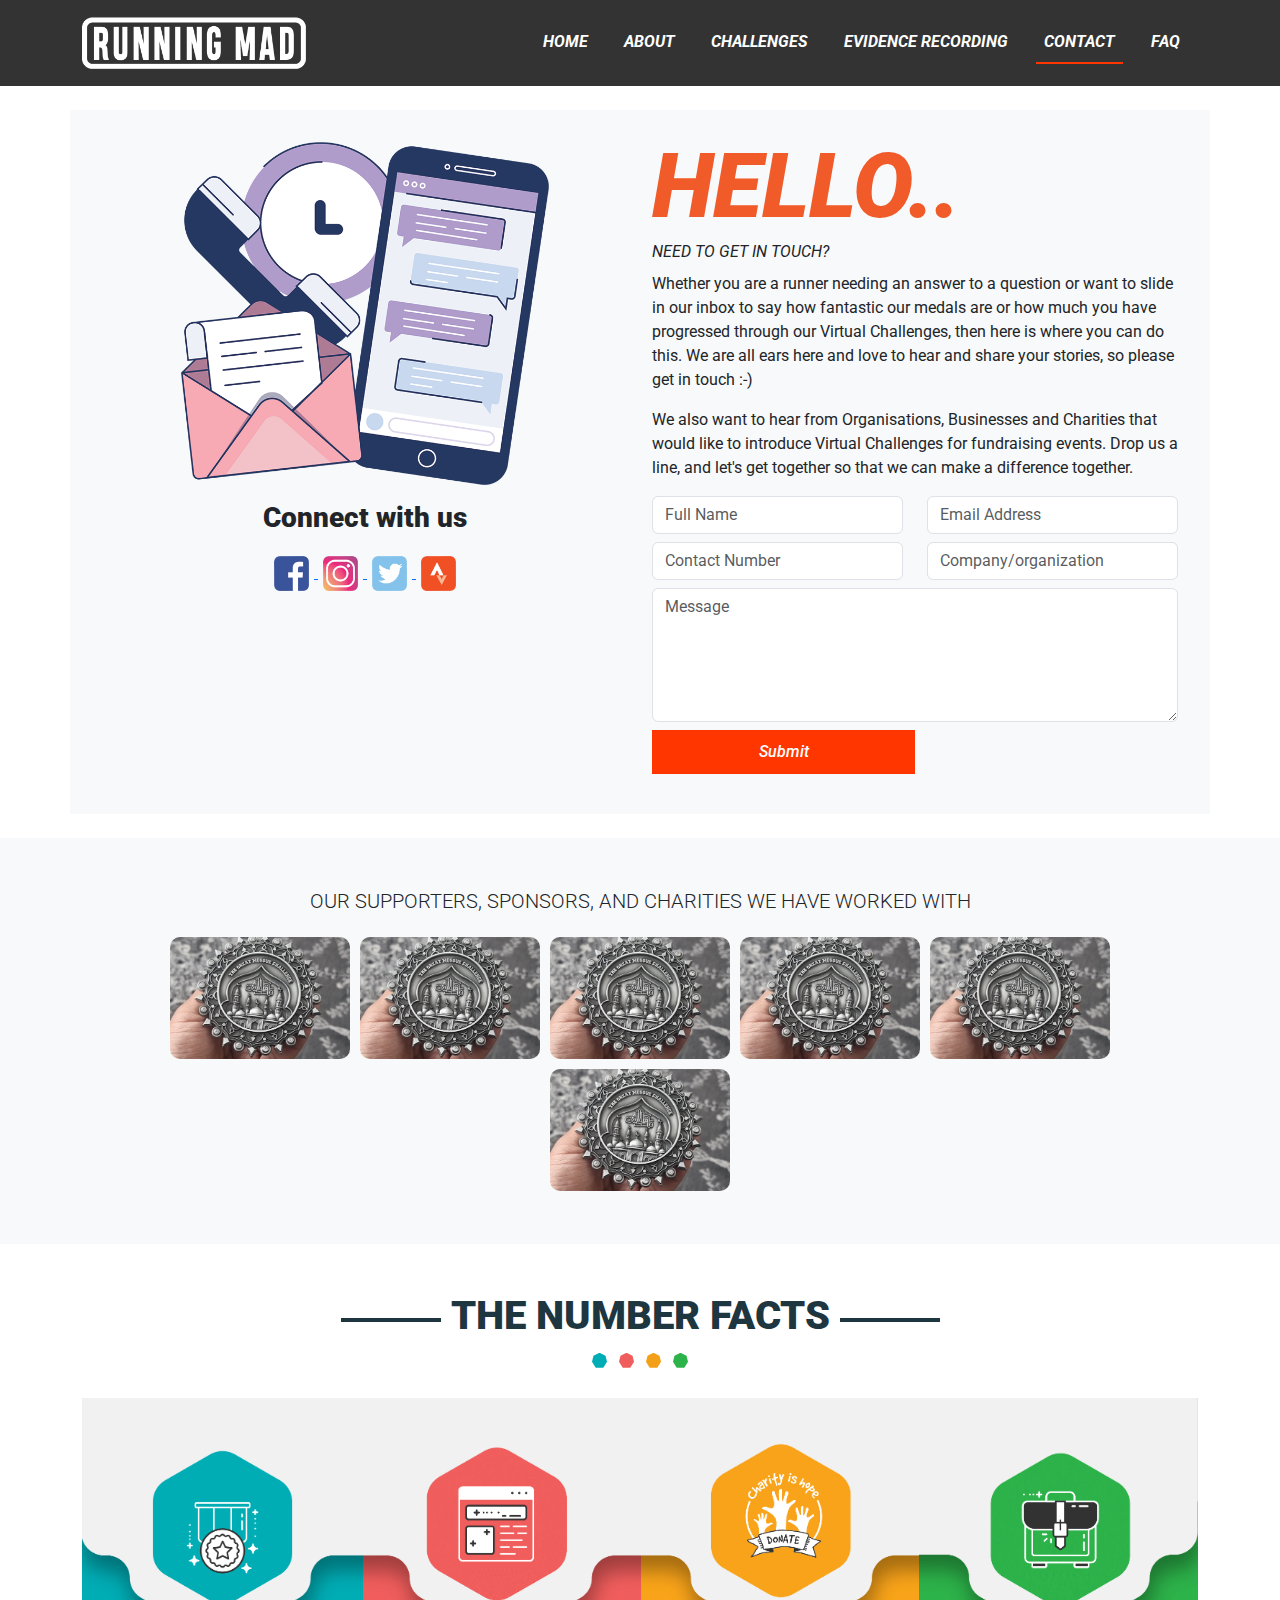
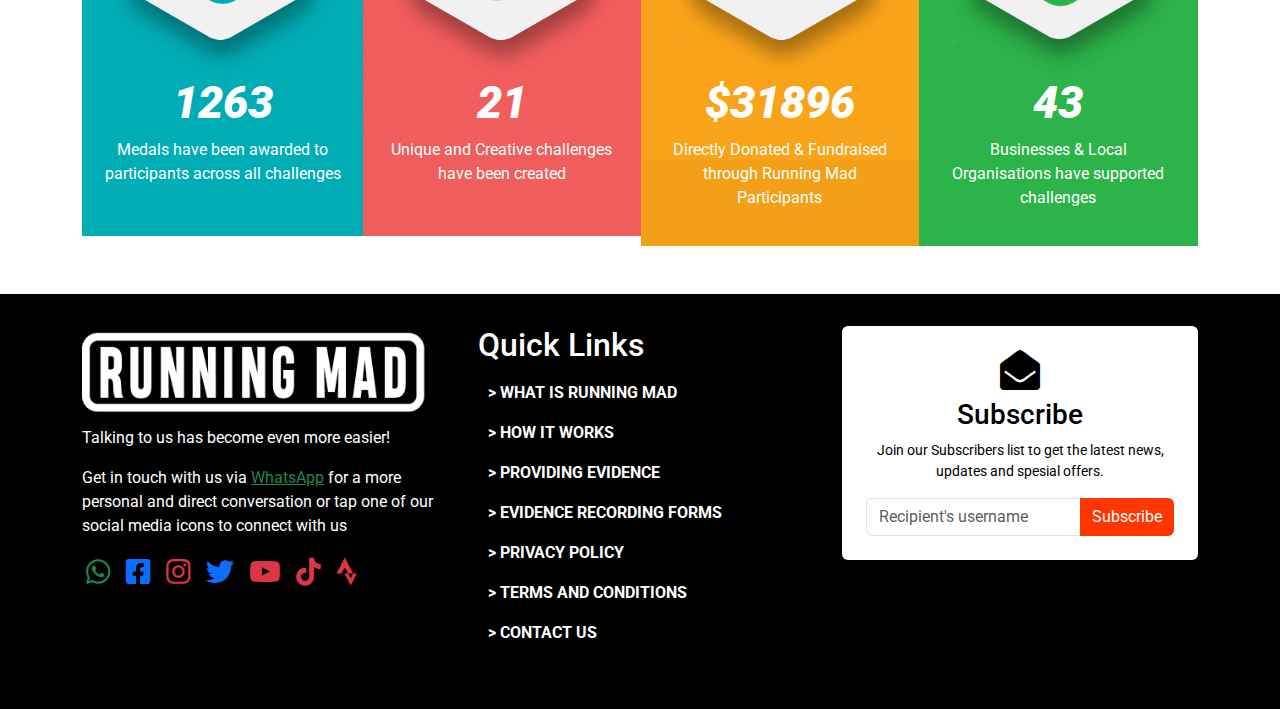
<file: contact.html>
<!DOCTYPE html>
<html lang="en">
  <head>
    <meta charset="UTF-8" />
    <meta http-equiv="X-UA-Compatible" content="IE=edge" />
    <meta name="viewport" content="width=device-width, initial-scale=1.0" />
    <link
      href="https://cdn.jsdelivr.net/npm/bootstrap@5.0.2/dist/css/bootstrap.min.css"
      rel="stylesheet"
    />
    <link
      rel="stylesheet"
      href="https://cdnjs.cloudflare.com/ajax/libs/font-awesome/5.15.3/css/all.min.css"
    />
    <link rel="stylesheet" href="./style.css" />
    <title>Contact | RunningMad</title>
  </head>
  <body>
    <header>
      <nav class="navbar navbar-expand-lg navbar-dark bg-dark">
        <div class="container">
          <a class="navbar-brand" href="#">
            <img src="./assets/logo.png" alt="" />
          </a>
          <button
            class="navbar-toggler"
            type="button"
            data-bs-toggle="collapse"
            data-bs-target="#navbarSupportedContent"
            aria-controls="navbarSupportedContent"
            aria-expanded="false"
            aria-label="Toggle navigation"
          >
            <span class="navbar-toggler-icon"></span>
          </button>
          <div class="collapse navbar-collapse" id="navbarSupportedContent">
            <ul class="navbar-nav ms-auto mb-2 mb-lg-0">
              <li class="nav-item">
                <a class="nav-link" href="#">Home</a>
              </li>
              <li class="nav-item">
                <a class="nav-link" href="#">About</a>
              </li>
              <li class="nav-item">
                <a class="nav-link" href="#">Challenges</a>
              </li>
              <li class="nav-item">
                <a class="nav-link" href="#">Evidence Recording</a>
              </li>
              <li class="nav-item">
                <a class="nav-link active" href="#">Contact</a>
              </li>
              <li class="nav-item">
                <a class="nav-link" href="#">FAQ</a>
              </li>
            </ul>
          </div>
        </div>
      </nav>
    </header>

    <main>
      <section class="contact py-4">
        <div class="container bg-light contact-container">
          <div class="row">
            <div class="col-lg-6">
              <div class="contact-left">
                <img src="./assets/contact-lef-images.png" alt="" />
                <div class="contact-social">
                  <h3 class="bold_700 my-3">Connect with us</h3>
                  <a href="#">
                    <img src="./assets/contact-fb.png" alt="" />
                  </a>
                  <a href="#">
                    <img src="./assets/contact-insta.png" alt="" />
                  </a>
                  <a href="#">
                    <img src="./assets/contact-tw.png" alt="" />
                  </a>
                  <a href="#">
                    <img src="./assets/contact-strava.png" alt="" />
                  </a>
                </div>
              </div>
            </div>
            <div class="col-lg-6">
              <div class="contact-right">
                <h2 class="h1 text-uppercase">Hello..</h2>
                <i class="mb-2 d-block">NEED TO GET IN TOUCH? </i>
                <p>
                  Whether you are a runner needing an answer to a question or
                  want to slide in our inbox to say how fantastic our medals are
                  or how much you have progressed through our Virtual
                  Challenges, then here is where you can do this. We are all
                  ears here and love to hear and share your stories, so please
                  get in touch :-)
                </p>
                <p>
                  We also want to hear from Organisations, Businesses and
                  Charities that would like to introduce Virtual Challenges for
                  fundraising events. Drop us a line, and let's get together so
                  that we can make a difference together.
                </p>
                <form>
                  <div class="row mb-2">
                    <div class="col">
                      <input
                        type="text"
                        class="form-control"
                        placeholder="Full Name"
                        aria-label="Full Name"
                      />
                    </div>
                    <div class="col">
                      <input
                        type="email"
                        class="form-control"
                        placeholder="Email Address"
                        aria-label="Email Address"
                      />
                    </div>
                  </div>
                  <div class="row mb-2">
                    <div class="col">
                      <input
                        type="number"
                        class="form-control"
                        placeholder="Contact Number"
                        aria-label="Contact Number"
                      />
                    </div>
                    <div class="col">
                      <input
                        type="text"
                        class="form-control"
                        placeholder="Company/organization"
                        aria-label="Company/organization"
                      />
                    </div>
                  </div>
                  <div class="row">
                    <div class="col">
                      <textarea
                        name="message"
                        class="form-control"
                        placeholder="Message"
                        rows="5"
                      ></textarea>
                    </div>
                  </div>

                  <a href="#" class="btn_primary my-2 w-50">Submit</a>
                </form>
              </div>
            </div>
          </div>
        </div>
      </section>

      <section class="py-5 bg-light">
        <div class="container">
          <p class="lead text-uppercase text-center">
            Our Supporters, Sponsors, and Charities we have worked with
          </p>
          <div class="sponsors">
            <img src="./assets/thegreamosque.png" alt="" />
            <img src="./assets/thegreamosque.png" alt="" />
            <img src="./assets/thegreamosque.png" alt="" />
            <img src="./assets/thegreamosque.png" alt="" />
            <img src="./assets/thegreamosque.png" alt="" />
            <img src="./assets/thegreamosque.png" alt="" />
          </div>
        </div>
      </section>

      <section class="py-5 number_fact_section">
        <div class="container">
          <div class="text-line-header">
            <div class="text-lines"></div>
            <h2 class="h1 bold_700 number_fact_section_title">
              The Number Facts
            </h2>
            <div class="text-lines"></div>
          </div>
          <div class="hexabox">
            <div class="hexa one"></div>
            <div class="hexa two"></div>
            <div class="hexa three"></div>
            <div class="hexa four"></div>
          </div>
          <div class="number_fact_parent">
            <div class="number_fact_child">
              <img src="./assets/medals.png" class="img-fluid" alt="" />
              <div class="number_child_body one">
                <h3 class="bold_700">1263</h3>
                <p>
                  Medals have been awarded to participants across all challenges
                </p>
              </div>
            </div>
            <div class="number_fact_child">
              <img src="./assets/unique.png" class="img-fluid" alt="" />
              <div class="number_child_body two">
                <h3 class="bold_700">21</h3>
                <p>Unique and Creative challenges have been created</p>
              </div>
            </div>
            <div class="number_fact_child">
              <img src="./assets/donated.png" class="img-fluid" alt="" />
              <div class="number_child_body three">
                <h3 class="bold_700">$31896</h3>
                <p>
                  Directly Donated & Fundraised through Running Mad Participants
                </p>
              </div>
            </div>
            <div class="number_fact_child">
              <img src="./assets/organization.png" class="img-fluid" alt="" />
              <div class="number_child_body four">
                <h3 class="bold_700">43</h3>
                <p>
                  Businesses & Local Organisations have supported challenges
                </p>
              </div>
            </div>
          </div>
        </div>
      </section>
    </main>

    <footer>
      <div class="container">
        <div class="row">
          <div class="col-md-4">
            <div class="text-white mb-4">
              <div class="footer_logo img">
                <img src="./assets/logo.png" class="img-fluid mb-2" alt="" />
              </div>
              <p>Talking to us has become even more easier!</p>
              <p>
                Get in touch with us via
                <a href="#" class="text-success">WhatsApp</a> for a more
                personal and direct conversation or tap one of our social media
                icons to connect with us
              </p>
              <div class="social-icons h3">
                <a class="text-success" href="#"
                  ><i class="fab fa-whatsapp m-1"></i
                ></a>
                <a class="text-primary" href="#">
                  <i class="fab fa-facebook-square m-1"></i
                ></a>
                <a class="text-danger" href="#">
                  <i class="fab fa-instagram m-1"></i
                ></a>
                <a class="text-primary" href="#">
                  <i class="fab fa-twitter m-1"></i
                ></a>
                <a class="text-danger" href="#">
                  <i class="fab fa-youtube m-1"></i
                ></a>
                <a class="text-danger" href="#">
                  <i class="fab fa-tiktok m-1"></i
                ></a>
                <a class="text-danger" href="#">
                  <i class="fab fa-strava m-1"></i
                ></a>
              </div>
            </div>
          </div>
          <div class="col-md-4">
            <div class="mb-4">
              <h2 class="text-white ms-3">Quick Links</h2>
              <ul class="nav flex-column">
                <li class="nav-item">
                  <a class="nav-link" href="#">> What is Running Mad</a>
                </li>
                <li class="nav-item">
                  <a class="nav-link" href="#">> How it Works</a>
                </li>
                <li class="nav-item">
                  <a class="nav-link" href="#">> Providing evidence</a>
                </li>
                <li class="nav-item">
                  <a class="nav-link" href="#">> Evidence Recording Forms</a>
                </li>
                <li class="nav-item">
                  <a class="nav-link" href="#">> Privacy Policy</a>
                </li>
                <li class="nav-item">
                  <a class="nav-link" href="#">> Terms and conditions</a>
                </li>
                <li class="nav-item">
                  <a class="nav-link" href="#">> Contact us</a>
                </li>
              </ul>
            </div>
          </div>
          <div class="col-md-4">
            <div class="newsletter text-black text-center bg-white p-4 rounded">
              <i class="fas fa-envelope-open h1"></i>
              <h3>Subscribe</h3>
              <p class="small">
                Join our Subscribers list to get the latest news, updates and
                spesial offers.
              </p>
              <div class="input-group">
                <input
                  type="text"
                  class="form-control"
                  placeholder="Recipient's username"
                  aria-label="Recipient's username with two button addons"
                />

                <button class="btn btn_orange" type="button">Subscribe</button>
              </div>
            </div>
          </div>
        </div>
      </div>
    </footer>
  </body>

  <script src="https://cdn.jsdelivr.net/npm/bootstrap@5.0.2/dist/js/bootstrap.bundle.min.js"></script>
  <script src="./app.js" defer></script>
</html>
</file>
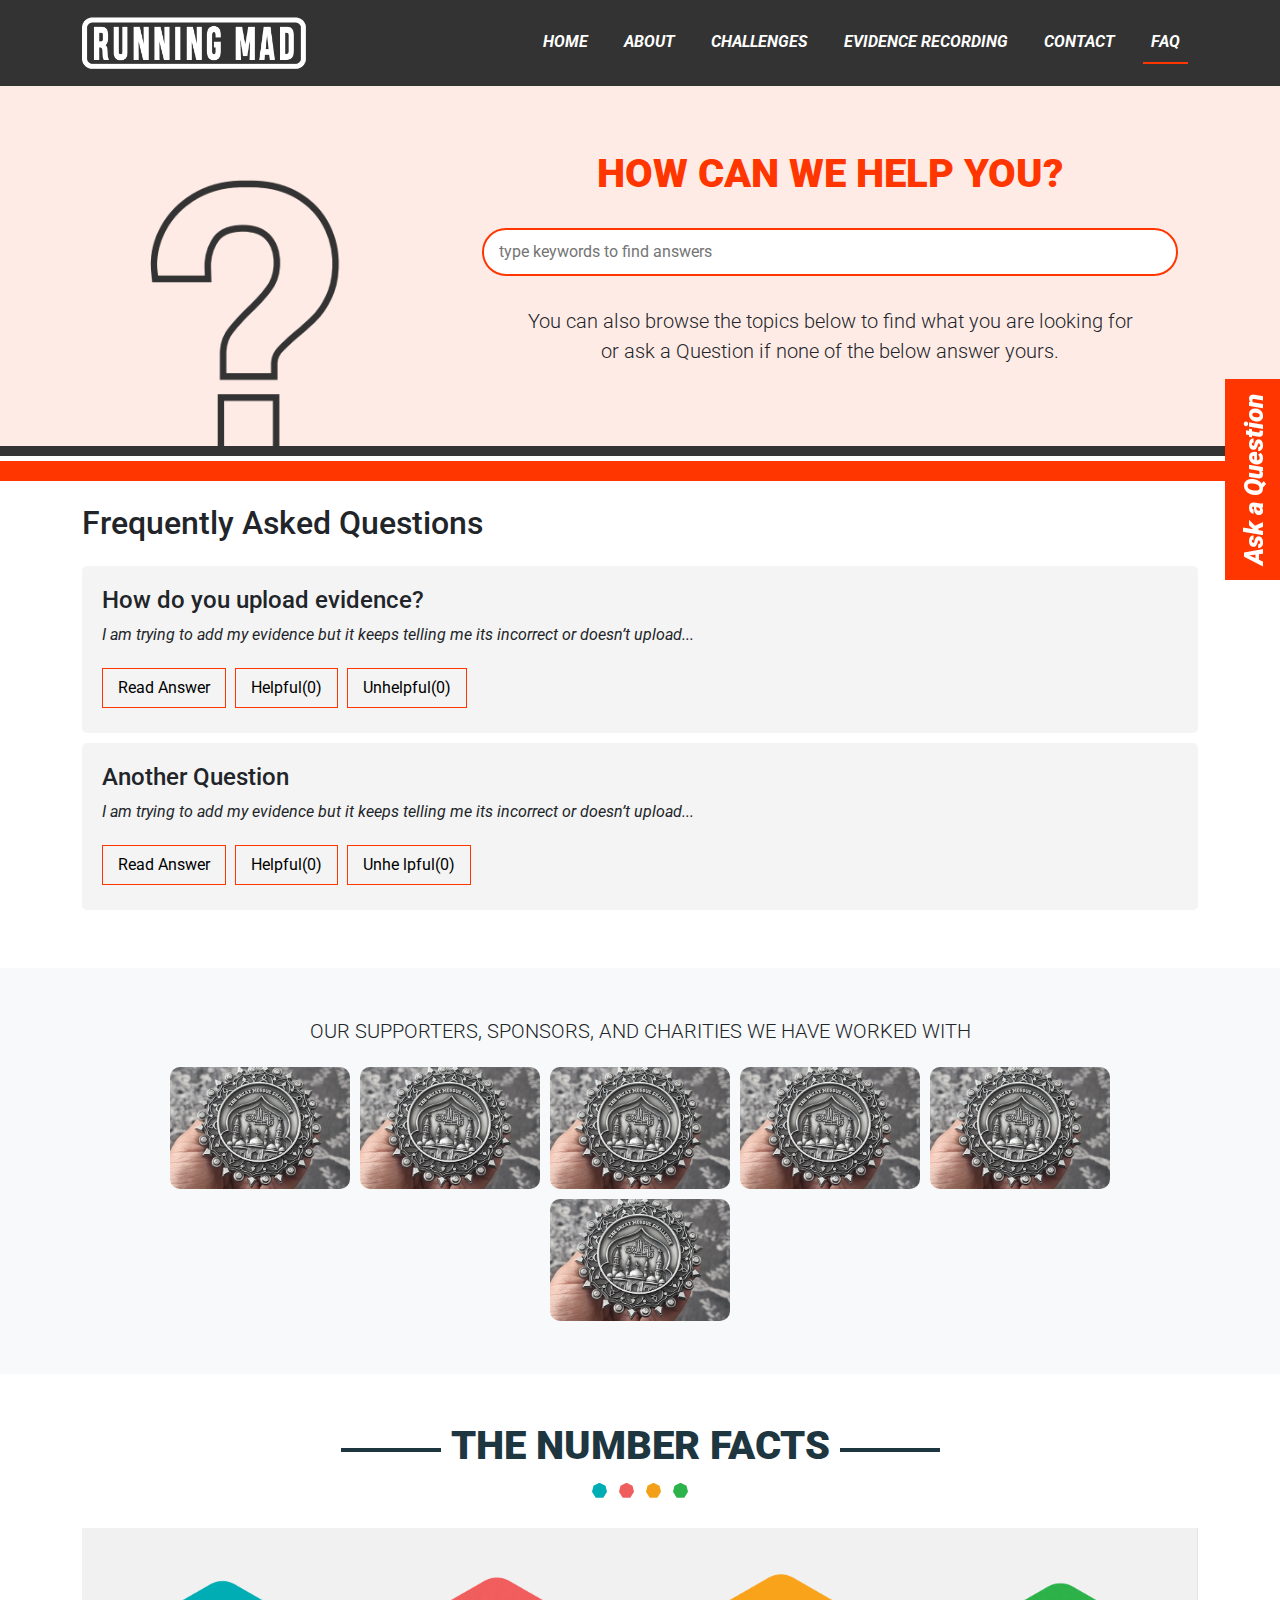
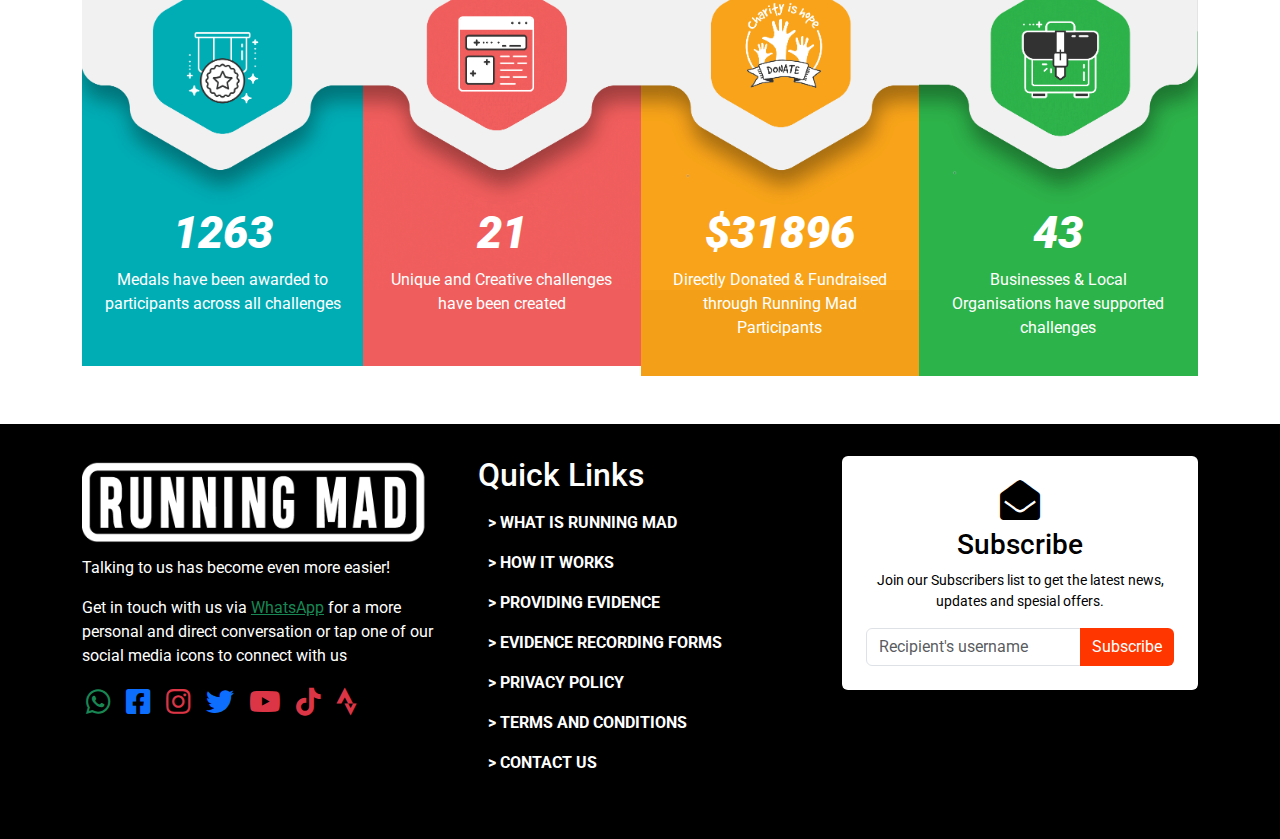
<file: faq.html>
<!DOCTYPE html>
<html lang="en">
  <head>
    <meta charset="UTF-8" />
    <meta http-equiv="X-UA-Compatible" content="IE=edge" />
    <meta name="viewport" content="width=device-width, initial-scale=1.0" />
    <link
      href="https://cdn.jsdelivr.net/npm/bootstrap@5.0.2/dist/css/bootstrap.min.css"
      rel="stylesheet"
    />
    <link
      rel="stylesheet"
      href="https://cdnjs.cloudflare.com/ajax/libs/font-awesome/5.15.3/css/all.min.css"
    />
    <link rel="stylesheet" href="./style.css" />
    <title>FAQ | RunningMad</title>
  </head>
  <body>
    <header>
      <nav class="navbar navbar-expand-lg navbar-dark bg-dark">
        <div class="container">
          <a class="navbar-brand" href="#">
            <img src="./assets/logo.png" alt="" />
          </a>
          <button
            class="navbar-toggler"
            type="button"
            data-bs-toggle="collapse"
            data-bs-target="#navbarSupportedContent"
            aria-controls="navbarSupportedContent"
            aria-expanded="false"
            aria-label="Toggle navigation"
          >
            <span class="navbar-toggler-icon"></span>
          </button>
          <div class="collapse navbar-collapse" id="navbarSupportedContent">
            <ul class="navbar-nav ms-auto mb-2 mb-lg-0">
              <li class="nav-item">
                <a class="nav-link" href="#">Home</a>
              </li>
              <li class="nav-item">
                <a class="nav-link" href="#">About</a>
              </li>
              <li class="nav-item">
                <a class="nav-link" href="#">Challenges</a>
              </li>
              <li class="nav-item">
                <a class="nav-link" href="#">Evidence Recording</a>
              </li>
              <li class="nav-item">
                <a class="nav-link" href="#">Contact</a>
              </li>
              <li class="nav-item">
                <a class="nav-link active" href="#">FAQ</a>
              </li>
            </ul>
          </div>
        </div>
      </nav>
    </header>

    <button
      type="button"
      class="ask-button"
      data-bs-toggle="modal"
      data-bs-target="#askQuestionModal"
    >
      Ask a Question
    </button>

    <main>
      <div
        class="modal fade"
        id="askQuestionModal"
        tabindex="-1"
        aria-labelledby="askQuestionModalLabel"
        aria-hidden="true"
      >
        <div class="modal-dialog">
          <div class="modal-content">
            <div class="modal-header">
              <h5 class="modal-title text-uppercase" id="askQuestionModalLabel">
                Ask a Question
              </h5>
              <button
                type="button"
                class="btn-close"
                data-bs-dismiss="modal"
                aria-label="Close"
              ></button>
            </div>
            <div class="modal-body">
              <div class="bg-light p-3">
                <strong>Writing Do's and Don'ts</strong>
                <p>
                  We want to publish your question so that it helps other users,
                  so please:
                </p>
                <p>- Keep Your Question Focused</p>
                <p>
                  - Avoid Writing about customer service;
                  <a href="./contact.html">contact us</a> instead if you have
                  issues requiring immediate attention
                </p>
                <p>
                  - Refrain from mentioning competitors or specific price you
                  paid for a similar challenge
                </p>
                <p>
                  - Do not include any personally identifiable information, such
                  as full memes
                </p>
              </div>
              <form>
                <input
                  type="text"
                  placeholder="Enter the title of your Question"
                  class="form-control my-2"
                />
                <textarea
                  rows="5"
                  placeholder="Additional Details"
                  class="form-control mb-2"
                ></textarea>
                <i
                  ><small class="mb-2 d-block"
                    >You may write up to 500 characters for this field</small
                  ></i
                >
                <h2 class="mb-2">About You</h2>
                <input
                  type="text"
                  placeholder="Nickname"
                  class="form-control mb-2"
                />
                <small
                  ><i class="mb-2"
                    >This appears on the running mad site. to protect your
                    privacy, always use a nickname, not your full name</i
                  ></small
                >
                <div class="row">
                  <div class="col-md-4 mb-2">
                    <input
                      type="text"
                      class="form-control"
                      placeholder="Where do you live?"
                    />
                  </div>
                  <div class="col-md-4 mb-2">
                    <input type="text" class="form-control" placeholder="Age" />
                  </div>
                  <div class="col-md-4 mb-2">
                    <select aria-placeholder="Age" class="form-control">
                      <option selected>Gender</option>
                      <option value="">Male</option>
                      <option value="">Female</option>
                      <option value="">Other</option>
                    </select>
                  </div>
                </div>
                <div class="mb-3 form-check">
                  <input
                    type="checkbox"
                    class="form-check-input"
                    id="emailCheck"
                  />
                  <label class="form-check-label" for="emailCheck"
                    >Please send me an email when my question has been posted
                    and answered</label
                  >
                </div>
                <input
                  type="email"
                  placeholder="Email Address"
                  class="form-control"
                />
                <small class="mb-2 d-block"
                  ><i class="ml-2"
                    >we will use this email to notify you in regards to your
                    submission</i
                  ></small
                >
                <div class="mb-3 form-check">
                  <input
                    type="checkbox"
                    class="form-check-input"
                    id="acceptTCs"
                  />
                  <label class="form-check-label" for="acceptTCs"
                    >i accept the ts & Cs*</label
                  >
                </div>
                <p>(you may receive emails regarding this submission)</p>
                <a href="#" class="btn_primary w-50">Submit</a>
              </form>
            </div>
            <div class="modal-footer">
              <button type="button" class="btn_primary" data-bs-dismiss="modal">
                Close
              </button>
            </div>
          </div>
        </div>
      </div>

      <section class="faq-section">
        <div class="container">
          <div class="row align-items-center">
            <div class="col-lg-4 d-none d-lg-block">
              <div class="faq-left">
                <img src="./assets/question.PNG" alt="" />
              </div>
            </div>
            <div class="col-lg-8">
              <div class="faq-right">
                <h2 class="h1 text-uppercase text-center bold_700 text_primary">
                  How can we Help you?
                </h2>
                <div class="faq-form">
                  <form>
                    <input
                      type="text"
                      placeholder="type keywords to find answers"
                    />
                  </form>
                </div>
                <p class="mt-2 lead text-center">
                  You can also browse the topics below to find what you are
                  looking for

                  <br />
                  or ask a Question if none of the below answer yours.
                </p>
              </div>
            </div>
          </div>
        </div>
      </section>

      <section class="py-5 faqs">
        <div class="container">
          <h2 class="mb-4">Frequently Asked Questions</h2>
          <div class="faqs-parent">
            <div class="faq-child">
              <h4 class="faq-title">How do you upload evidence?</h4>
              <p class="faq-sub-heading">
                <i>
                  I am trying to add my evidence but it keeps telling me its
                  incorrect or doesn’t upload...</i
                >
              </p>
              <div class="faq-body">
                Lorem ipsum dolor sit amet, consectetur adipisicing elit.
                Tenetur, odio! Repudiandae expedita reiciendis autem eligendi
                eos fuga necessitatibus nihil cupiditate?
              </div>
              <div class="faq-child-button-group">
                <button class="read_ans">Read Answer</button>
                <button class="healpful_faq">Helpful(0)</button>
                <button class="unhealpful_faq">Unhelpful(0)</button>
              </div>
            </div>
            <div class="faq-child">
              <h4 class="faq-title">Another Question</h4>
              <p class="faq-sub-heading">
                <i>
                  I am trying to add my evidence but it keeps telling me its
                  incorrect or doesn’t upload...</i
                >
              </p>
              <div class="faq-body">
                Lorem ipsum dolor sit amet, consectetur adipisicing elit.
                Tenetur, odio! Repudiandae expedita reiciendis autem eligendi
                eos fuga necessitatibus nihil cupiditate?
              </div>
              <div class="faq-child-button-group">
                <a href="#" class="read_ans">Read Answer</a>
                <a href="#" class="healpful_faq">Helpful(0)</a>
                <a href="#" class="unhealpful_faq">Unhe lpful(0)</a>
              </div>
            </div>
          </div>
        </div>
      </section>

      <section class="py-5 bg-light">
        <div class="container">
          <p class="lead text-uppercase text-center">
            Our Supporters, Sponsors, and Charities we have worked with
          </p>
          <div class="sponsors">
            <img src="./assets/thegreamosque.png" alt="" />
            <img src="./assets/thegreamosque.png" alt="" />
            <img src="./assets/thegreamosque.png" alt="" />
            <img src="./assets/thegreamosque.png" alt="" />
            <img src="./assets/thegreamosque.png" alt="" />
            <img src="./assets/thegreamosque.png" alt="" />
          </div>
        </div>
      </section>

      <section class="py-5 number_fact_section">
        <div class="container">
          <div class="text-line-header">
            <div class="text-lines"></div>
            <h2 class="h1 bold_700 number_fact_section_title">
              The Number Facts
            </h2>
            <div class="text-lines"></div>
          </div>
          <div class="hexabox">
            <div class="hexa one"></div>
            <div class="hexa two"></div>
            <div class="hexa three"></div>
            <div class="hexa four"></div>
          </div>
          <div class="number_fact_parent">
            <div class="number_fact_child">
              <img src="./assets/medals.png" class="img-fluid" alt="" />
              <div class="number_child_body one">
                <h3 class="bold_700">1263</h3>
                <p>
                  Medals have been awarded to participants across all challenges
                </p>
              </div>
            </div>
            <div class="number_fact_child">
              <img src="./assets/unique.png" class="img-fluid" alt="" />
              <div class="number_child_body two">
                <h3 class="bold_700">21</h3>
                <p>Unique and Creative challenges have been created</p>
              </div>
            </div>
            <div class="number_fact_child">
              <img src="./assets/donated.png" class="img-fluid" alt="" />
              <div class="number_child_body three">
                <h3 class="bold_700">$31896</h3>
                <p>
                  Directly Donated & Fundraised through Running Mad Participants
                </p>
              </div>
            </div>
            <div class="number_fact_child">
              <img src="./assets/organization.png" class="img-fluid" alt="" />
              <div class="number_child_body four">
                <h3 class="bold_700">43</h3>
                <p>
                  Businesses & Local Organisations have supported challenges
                </p>
              </div>
            </div>
          </div>
        </div>
      </section>
    </main>

    <footer>
      <div class="container">
        <div class="row">
          <div class="col-md-4">
            <div class="text-white mb-4">
              <div class="footer_logo img">
                <img src="./assets/logo.png" class="img-fluid mb-2" alt="" />
              </div>
              <p>Talking to us has become even more easier!</p>
              <p>
                Get in touch with us via
                <a href="#" class="text-success">WhatsApp</a> for a more
                personal and direct conversation or tap one of our social media
                icons to connect with us
              </p>
              <div class="social-icons h3">
                <a class="text-success" href="#"
                  ><i class="fab fa-whatsapp m-1"></i
                ></a>
                <a class="text-primary" href="#">
                  <i class="fab fa-facebook-square m-1"></i
                ></a>
                <a class="text-danger" href="#">
                  <i class="fab fa-instagram m-1"></i
                ></a>
                <a class="text-primary" href="#">
                  <i class="fab fa-twitter m-1"></i
                ></a>
                <a class="text-danger" href="#">
                  <i class="fab fa-youtube m-1"></i
                ></a>
                <a class="text-danger" href="#">
                  <i class="fab fa-tiktok m-1"></i
                ></a>
                <a class="text-danger" href="#">
                  <i class="fab fa-strava m-1"></i
                ></a>
              </div>
            </div>
          </div>
          <div class="col-md-4">
            <div class="mb-4">
              <h2 class="text-white ms-3">Quick Links</h2>
              <ul class="nav flex-column">
                <li class="nav-item">
                  <a class="nav-link" href="#">> What is Running Mad</a>
                </li>
                <li class="nav-item">
                  <a class="nav-link" href="#">> How it Works</a>
                </li>
                <li class="nav-item">
                  <a class="nav-link" href="#">> Providing evidence</a>
                </li>
                <li class="nav-item">
                  <a class="nav-link" href="#">> Evidence Recording Forms</a>
                </li>
                <li class="nav-item">
                  <a class="nav-link" href="#">> Privacy Policy</a>
                </li>
                <li class="nav-item">
                  <a class="nav-link" href="#">> Terms and conditions</a>
                </li>
                <li class="nav-item">
                  <a class="nav-link" href="#">> Contact us</a>
                </li>
              </ul>
            </div>
          </div>
          <div class="col-md-4">
            <div class="newsletter text-black text-center bg-white p-4 rounded">
              <i class="fas fa-envelope-open h1"></i>
              <h3>Subscribe</h3>
              <p class="small">
                Join our Subscribers list to get the latest news, updates and
                spesial offers.
              </p>
              <div class="input-group">
                <input
                  type="text"
                  class="form-control"
                  placeholder="Recipient's username"
                  aria-label="Recipient's username with two button addons"
                />

                <button class="btn btn_orange" type="button">Subscribe</button>
              </div>
            </div>
          </div>
        </div>
      </div>
    </footer>
  </body>

  <script src="https://cdn.jsdelivr.net/npm/bootstrap@5.0.2/dist/js/bootstrap.bundle.min.js"></script>
  <script src="./app.js" defer></script>
</html>
</file>
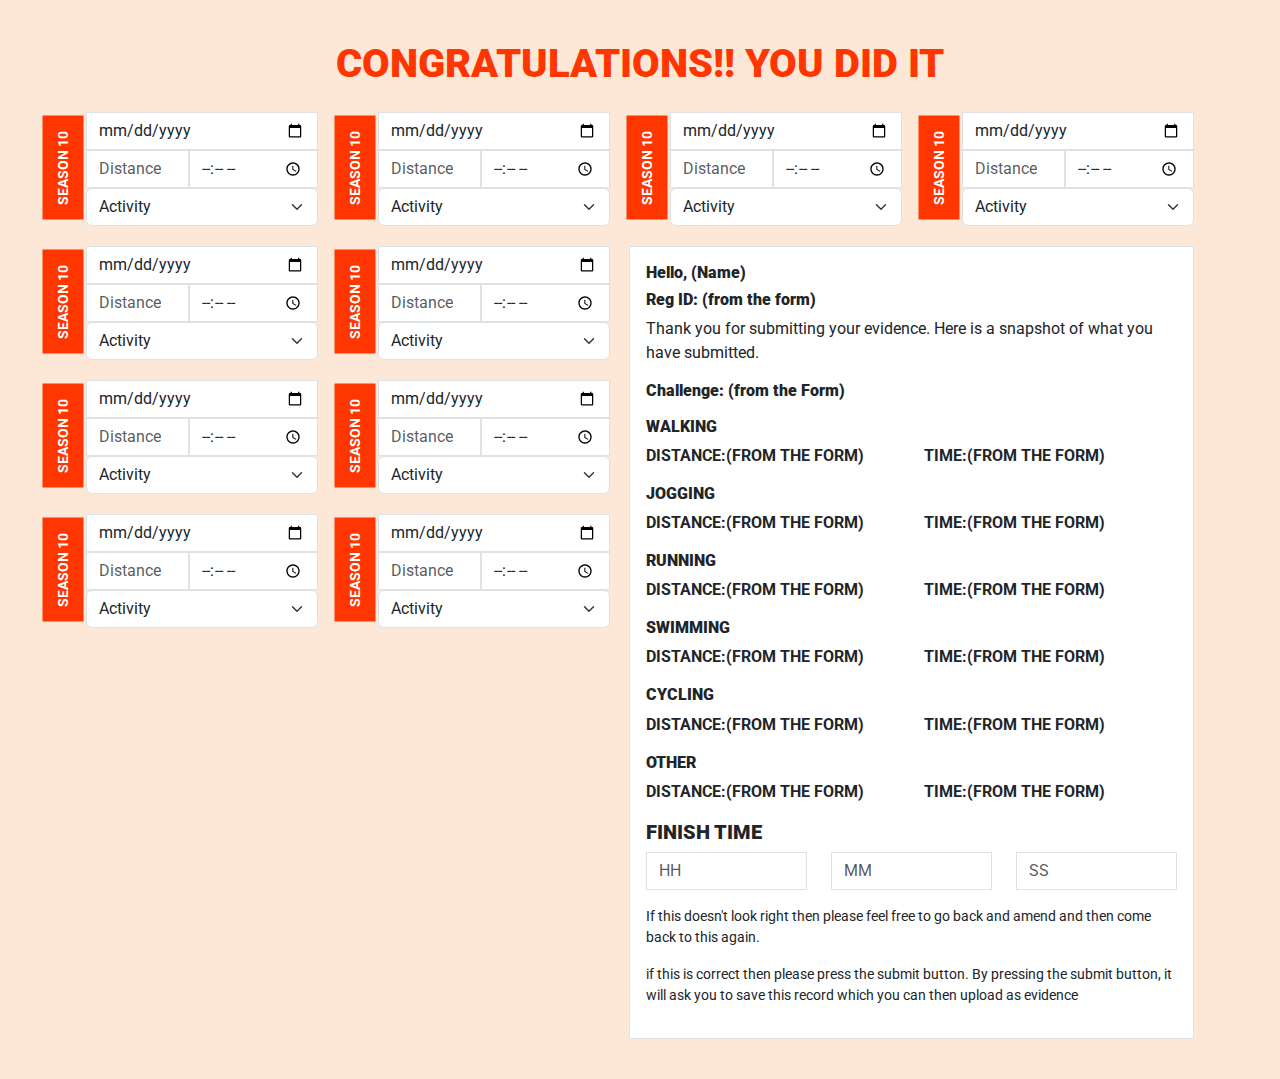
<file: generatedEvidence.html>
<!DOCTYPE html>
<html lang="en">
  <head>
    <meta charset="UTF-8" />
    <meta http-equiv="X-UA-Compatible" content="IE=edge" />
    <meta name="viewport" content="width=device-width, initial-scale=1.0" />
    <link
      href="https://cdn.jsdelivr.net/npm/bootstrap@5.0.2/dist/css/bootstrap.min.css"
      rel="stylesheet"
    />
    <link
      rel="stylesheet"
      href="https://cdnjs.cloudflare.com/ajax/libs/font-awesome/5.15.3/css/all.min.css"
    />
    <link rel="stylesheet" href="./style.css" />
    <title>Submit Form</title>
  </head>
  <body>
    <section class="py-4" style="background-color: #fde8d7">
      <div class="container p-3">
        <h2 class="h1 text-center text-uppercase bold_700 text_primary mb-4">
          Congratulations!! you did it
        </h2>

        <div class="evidence__parent__box">
          <div class="single__evidence">
            <small class="season__name">Season 10</small>
            <input type="date" class="form-control rounded-0" />
            <div class="d-flex">
              <input
                type="number"
                class="form-control rounded-0"
                placeholder="Distance in Kilometer"
              />
              <input
                type="time"
                class="form-control rounded-0"
                placeholder="Time"
              />
            </div>
            <select class="form-select">
              <option selected disabled>Activity</option>
            </select>
          </div>
          <div class="single__evidence">
            <small class="season__name">Season 10</small>
            <input type="date" class="form-control rounded-0" />
            <div class="d-flex">
              <input
                type="number"
                class="form-control rounded-0"
                placeholder="Distance in Kilometer"
              />
              <input
                type="time"
                class="form-control rounded-0"
                placeholder="Time"
              />
            </div>
            <select class="form-select">
              <option selected disabled>Activity</option>
            </select>
          </div>
          <div class="single__evidence">
            <small class="season__name">Season 10</small>
            <input type="date" class="form-control rounded-0" />
            <div class="d-flex">
              <input
                type="number"
                class="form-control rounded-0"
                placeholder="Distance in Kilometer"
              />
              <input
                type="time"
                class="form-control rounded-0"
                placeholder="Time"
              />
            </div>
            <select class="form-select">
              <option selected disabled>Activity</option>
            </select>
          </div>
          <div class="single__evidence">
            <small class="season__name">Season 10</small>
            <input type="date" class="form-control rounded-0" />
            <div class="d-flex">
              <input
                type="number"
                class="form-control rounded-0"
                placeholder="Distance in Kilometer"
              />
              <input
                type="time"
                class="form-control rounded-0"
                placeholder="Time"
              />
            </div>
            <select class="form-select">
              <option selected disabled>Activity</option>
            </select>
          </div>
          <div class="single__evidence">
            <small class="season__name">Season 10</small>
            <input type="date" class="form-control rounded-0" />
            <div class="d-flex">
              <input
                type="number"
                class="form-control rounded-0"
                placeholder="Distance in Kilometer"
              />
              <input
                type="time"
                class="form-control rounded-0"
                placeholder="Time"
              />
            </div>
            <select class="form-select">
              <option selected disabled>Activity</option>
            </select>
          </div>
          <div class="single__evidence">
            <small class="season__name">Season 10</small>
            <input type="date" class="form-control rounded-0" />
            <div class="d-flex">
              <input
                type="number"
                class="form-control rounded-0"
                placeholder="Distance in Kilometer"
              />
              <input
                type="time"
                class="form-control rounded-0"
                placeholder="Time"
              />
            </div>
            <select class="form-select">
              <option selected disabled>Activity</option>
            </select>
          </div>
          <div class="single__evidence">
            <small class="season__name">Season 10</small>
            <input type="date" class="form-control rounded-0" />
            <div class="d-flex">
              <input
                type="number"
                class="form-control rounded-0"
                placeholder="Distance in Kilometer"
              />
              <input
                type="time"
                class="form-control rounded-0"
                placeholder="Time"
              />
            </div>
            <select class="form-select">
              <option selected disabled>Activity</option>
            </select>
          </div>
          <div class="single__evidence">
            <small class="season__name">Season 10</small>
            <input type="date" class="form-control rounded-0" />
            <div class="d-flex">
              <input
                type="number"
                class="form-control rounded-0"
                placeholder="Distance in Kilometer"
              />
              <input
                type="time"
                class="form-control rounded-0"
                placeholder="Time"
              />
            </div>
            <select class="form-select">
              <option selected disabled>Activity</option>
            </select>
          </div>
          <div class="single__evidence">
            <small class="season__name">Season 10</small>
            <input type="date" class="form-control rounded-0" />
            <div class="d-flex">
              <input
                type="number"
                class="form-control rounded-0"
                placeholder="Distance in Kilometer"
              />
              <input
                type="time"
                class="form-control rounded-0"
                placeholder="Time"
              />
            </div>
            <select class="form-select">
              <option selected disabled>Activity</option>
            </select>
          </div>
          <div class="single__evidence">
            <small class="season__name">Season 10</small>
            <input type="date" class="form-control rounded-0" />
            <div class="d-flex">
              <input
                type="number"
                class="form-control rounded-0"
                placeholder="Distance in Kilometer"
              />
              <input
                type="time"
                class="form-control rounded-0"
                placeholder="Time"
              />
            </div>
            <select class="form-select">
              <option selected disabled>Activity</option>
            </select>
          </div>

          <div class="submit__form border p-3 bg-white">
            <h6 class="bold_700">Hello, (Name)</h6>
            <h6 class="bold_700">Reg ID: (from the form)</h6>
            <p>
              Thank you for submitting your evidence. Here is a snapshot of what
              you have submitted.
            </p>
            <h6 class="bold_700">Challenge: (from the Form)</h6>
            <div class="my-3">
              <h6 class="bold_700 text-uppercase">Walking</h6>
              <div class="row">
                <div class="col-6">
                  <strong class="text-uppercase"
                    >Distance:(from the form)</strong
                  >
                </div>
                <div class="col-6">
                  <strong class="text-uppercase">Time:(from the form)</strong>
                </div>
              </div>
            </div>
            <div class="my-3">
              <h6 class="bold_700 text-uppercase">Jogging</h6>
              <div class="row">
                <div class="col-6">
                  <strong class="text-uppercase"
                    >Distance:(from the form)</strong
                  >
                </div>
                <div class="col-6">
                  <strong class="text-uppercase">Time:(from the form)</strong>
                </div>
              </div>
            </div>
            <div class="my-3">
              <h6 class="bold_700 text-uppercase">Running</h6>
              <div class="row">
                <div class="col-6">
                  <strong class="text-uppercase"
                    >Distance:(from the form)</strong
                  >
                </div>
                <div class="col-6">
                  <strong class="text-uppercase">Time:(from the form)</strong>
                </div>
              </div>
            </div>
            <div class="my-3">
              <h6 class="bold_700 text-uppercase">Swimming</h6>
              <div class="row">
                <div class="col-6">
                  <strong class="text-uppercase"
                    >Distance:(from the form)</strong
                  >
                </div>
                <div class="col-6">
                  <strong class="text-uppercase">Time:(from the form)</strong>
                </div>
              </div>
            </div>
            <div class="my-3">
              <h6 class="bold_700 text-uppercase">Cycling</h6>
              <div class="row">
                <div class="col-6">
                  <strong class="text-uppercase"
                    >Distance:(from the form)</strong
                  >
                </div>
                <div class="col-6">
                  <strong class="text-uppercase">Time:(from the form)</strong>
                </div>
              </div>
            </div>
            <div class="my-3">
              <h6 class="bold_700 text-uppercase">Other</h6>
              <div class="row">
                <div class="col-6">
                  <strong class="text-uppercase"
                    >Distance:(from the form)</strong
                  >
                </div>
                <div class="col-6">
                  <strong class="text-uppercase">Time:(from the form)</strong>
                </div>
              </div>
            </div>
            <h5 class="bold_700 text-uppercase">Finish time</h5>
            <div class="row">
              <div class="col-4">
                <input
                  type="text"
                  placeholder="HH"
                  class="form-control rounded-0"
                />
              </div>
              <div class="col-4">
                <input
                  type="text"
                  placeholder="MM"
                  class="form-control rounded-0"
                />
              </div>
              <div class="col-4">
                <input
                  type="text"
                  placeholder="SS"
                  class="form-control rounded-0"
                />
              </div>
            </div>
            <p class="mt-3 small">
              If this doesn't look right then please feel free to go back and
              amend and then come back to this again.
            </p>
            <p class="small">
              if this is correct then please press the submit button. By
              pressing the submit button, it will ask you to save this record
              which you can then upload as evidence
            </p>
            <!-- <div class="px-5">
              <a href="#" class="btn_blue w-100 ">Submit</a>
            </div> -->
          </div>
        </div>
      </div>
    </section>
  </body>

  <script src="https://cdn.jsdelivr.net/npm/bootstrap@5.0.2/dist/js/bootstrap.bundle.min.js"></script>
  <script src="./app.js" defer></script>
</html>
</file>
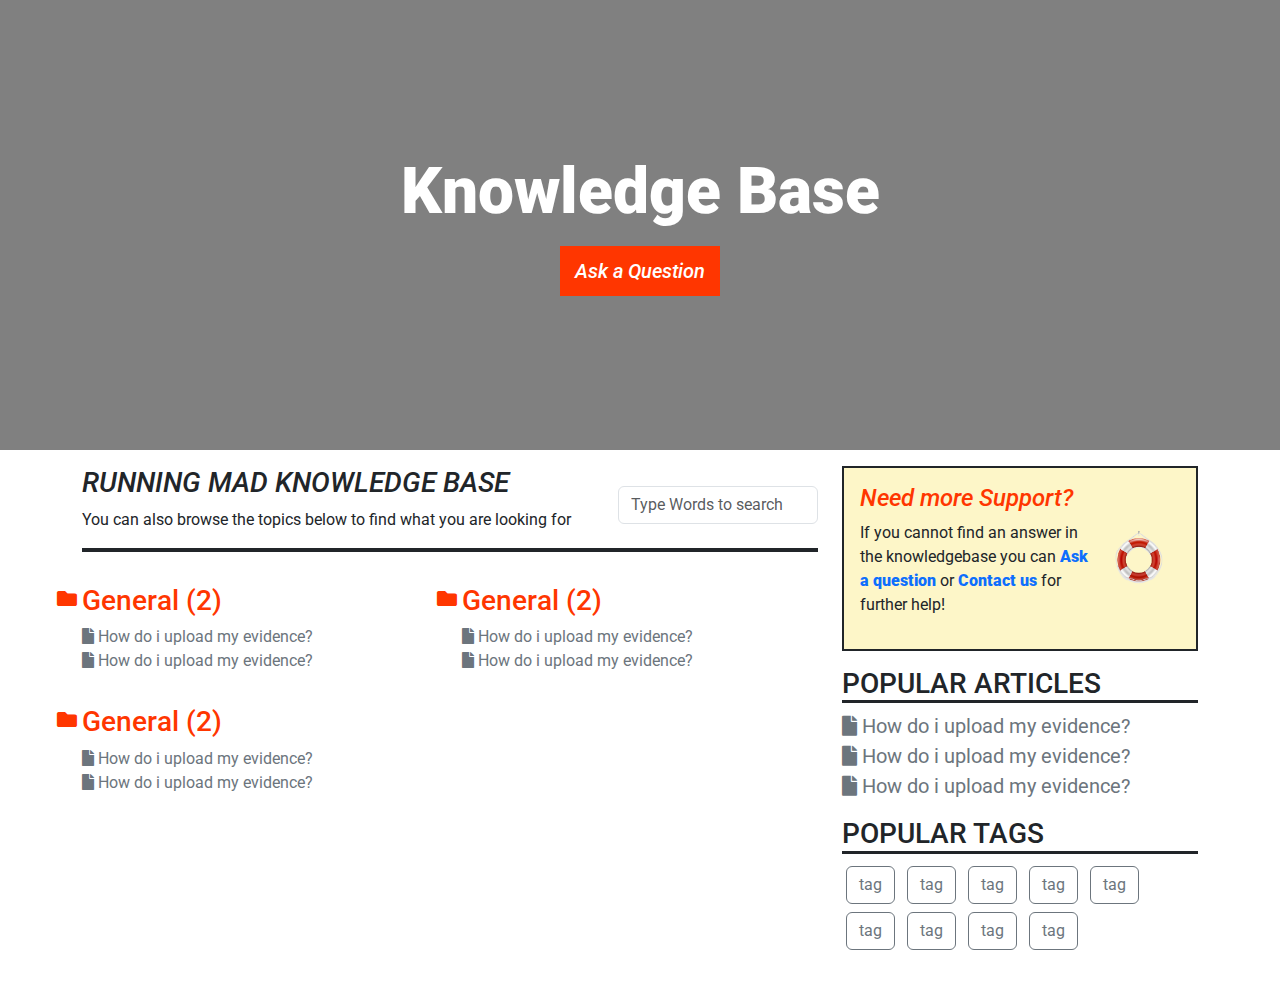
<file: knowledgeBase.html>
<!DOCTYPE html>
<html lang="en">
  <head>
    <meta charset="UTF-8" />
    <meta http-equiv="X-UA-Compatible" content="IE=edge" />
    <meta name="viewport" content="width=device-width, initial-scale=1.0" />
    <link
      href="https://cdn.jsdelivr.net/npm/bootstrap@5.0.2/dist/css/bootstrap.min.css"
      rel="stylesheet"
    />
    <link
      rel="stylesheet"
      href="https://cdnjs.cloudflare.com/ajax/libs/font-awesome/5.15.3/css/all.min.css"
    />
    <link rel="stylesheet" href="./style.css" />
    <title>Submit Form</title>
  </head>
  <body>
    <section
      style="min-height: 50vh; background-color: gray"
      class="d-flex align-items-center justify-content-center"
    >
      <div class="container text-center text-white">
        <h2 class="display-3 bold_700 mb-3">Knowledge Base</h2>
        <a href="#" class="btn_primary fs-5">Ask a Question</a>
      </div>
    </section>

    <section class="py-3">
      <div class="container">
        <div class="row">
          <div class="col-lg-8">
            <div
              class="
                d-md-flex
                align-items-center
                border-bottom border-4 border-dark
              "
            >
              <div class="w-100">
                <h3 class="text-uppercase">
                  <i>Running mad knowledge base</i>
                </h3>
                <p>
                  You can also browse the topics below to find what you are
                  looking for
                </p>
              </div>
              <input
                style="max-width: 200px"
                type="text"
                class="form-control mb-1"
                placeholder="Type Words to search"
              />
            </div>
            <div class="row mt-3">
              <div class="col-md-6">
                <div class="my-3">
                  <div class="d-flex text_primary bold_700 kb_box">
                    <i class="fas fa-folder fs-5 kb_folder_icon"></i>
                    <h3>General (2)</h3>
                  </div>
                  <a href="#" class="text-secondary d-block deco__none">
                    <i class="fas fa-file d-inline"></i>
                    <p class="d-inline">How do i upload my evidence?</p>
                  </a>
                  <a href="#" class="text-secondary d-block deco__none">
                    <i class="fas fa-file d-inline"></i>
                    <p class="d-inline">How do i upload my evidence?</p>
                  </a>
                </div>
              </div>
              <div class="col-md-6">
                <div class="my-3">
                  <div class="d-flex text_primary bold_700 kb_box">
                    <i class="fas fa-folder fs-5 kb_folder_icon"></i>
                    <h3>General (2)</h3>
                  </div>
                  <a href="#" class="text-secondary d-block deco__none">
                    <i class="fas fa-file d-inline"></i>
                    <p class="d-inline">How do i upload my evidence?</p>
                  </a>
                  <a href="#" class="text-secondary d-block deco__none">
                    <i class="fas fa-file d-inline"></i>
                    <p class="d-inline">How do i upload my evidence?</p>
                  </a>
                </div>
              </div>
              <div class="col-md-6">
                <div class="my-3">
                  <div class="d-flex text_primary bold_700 kb_box">
                    <i class="fas fa-folder fs-5 kb_folder_icon"></i>
                    <h3>General (2)</h3>
                  </div>
                  <a href="#" class="text-secondary d-block deco__none">
                    <i class="fas fa-file d-inline"></i>
                    <p class="d-inline">How do i upload my evidence?</p>
                  </a>
                  <a href="#" class="text-secondary d-block deco__none">
                    <i class="fas fa-file d-inline"></i>
                    <p class="d-inline">How do i upload my evidence?</p>
                  </a>
                </div>
              </div>
            </div>
          </div>
          <div class="col-lg-4">
            <div
              class="
                p-3
                border-2 border-dark border
                d-flex
                align-items-center
                justify-content-between
              "
              style="background-color: #fdf6c8"
            >
              <div>
                <h4 class="text_primary">
                  <i>Need more Support?</i>
                </h4>
                <p>
                  If you cannot find an answer in the knowledgebase you can
                  <a href="#" class="deco__none bold_700">Ask a question </a> or
                  <a href="#" class="deco__none bold_700">Contact us</a>
                  for further help!
                </p>
              </div>
              <img src="./assets/lifebouy.png" class="w-25" alt="" />
            </div>
            <div class="my-3">
              <h3 class="text-uppercase border-bottom border-dark border-3">
                Popular Articles
              </h3>
              <a href="#" class="text-secondary d-block deco__none fs-5">
                <i class="fas fa-file d-inline"></i>
                <p class="d-inline">How do i upload my evidence?</p>
              </a>
              <a href="#" class="text-secondary d-block deco__none fs-5">
                <i class="fas fa-file d-inline"></i>
                <p class="d-inline">How do i upload my evidence?</p>
              </a>
              <a href="#" class="text-secondary d-block deco__none fs-5">
                <i class="fas fa-file d-inline"></i>
                <p class="d-inline">How do i upload my evidence?</p>
              </a>
            </div>
            <div class="my-3">
              <h3 class="text-uppercase border-bottom border-dark border-3">
                Popular Tags
              </h3>
              <button class="btn btn-outline-secondary m-1">tag</button>
              <button class="btn btn-outline-secondary m-1">tag</button>
              <button class="btn btn-outline-secondary m-1">tag</button>
              <button class="btn btn-outline-secondary m-1">tag</button>
              <button class="btn btn-outline-secondary m-1">tag</button>
              <button class="btn btn-outline-secondary m-1">tag</button>
              <button class="btn btn-outline-secondary m-1">tag</button>
              <button class="btn btn-outline-secondary m-1">tag</button>
              <button class="btn btn-outline-secondary m-1">tag</button>
            </div>
          </div>
        </div>
      </div>
    </section>
  </body>

  <script src="https://cdn.jsdelivr.net/npm/bootstrap@5.0.2/dist/js/bootstrap.bundle.min.js"></script>
  <script src="./app.js" defer></script>
</html>
</file>
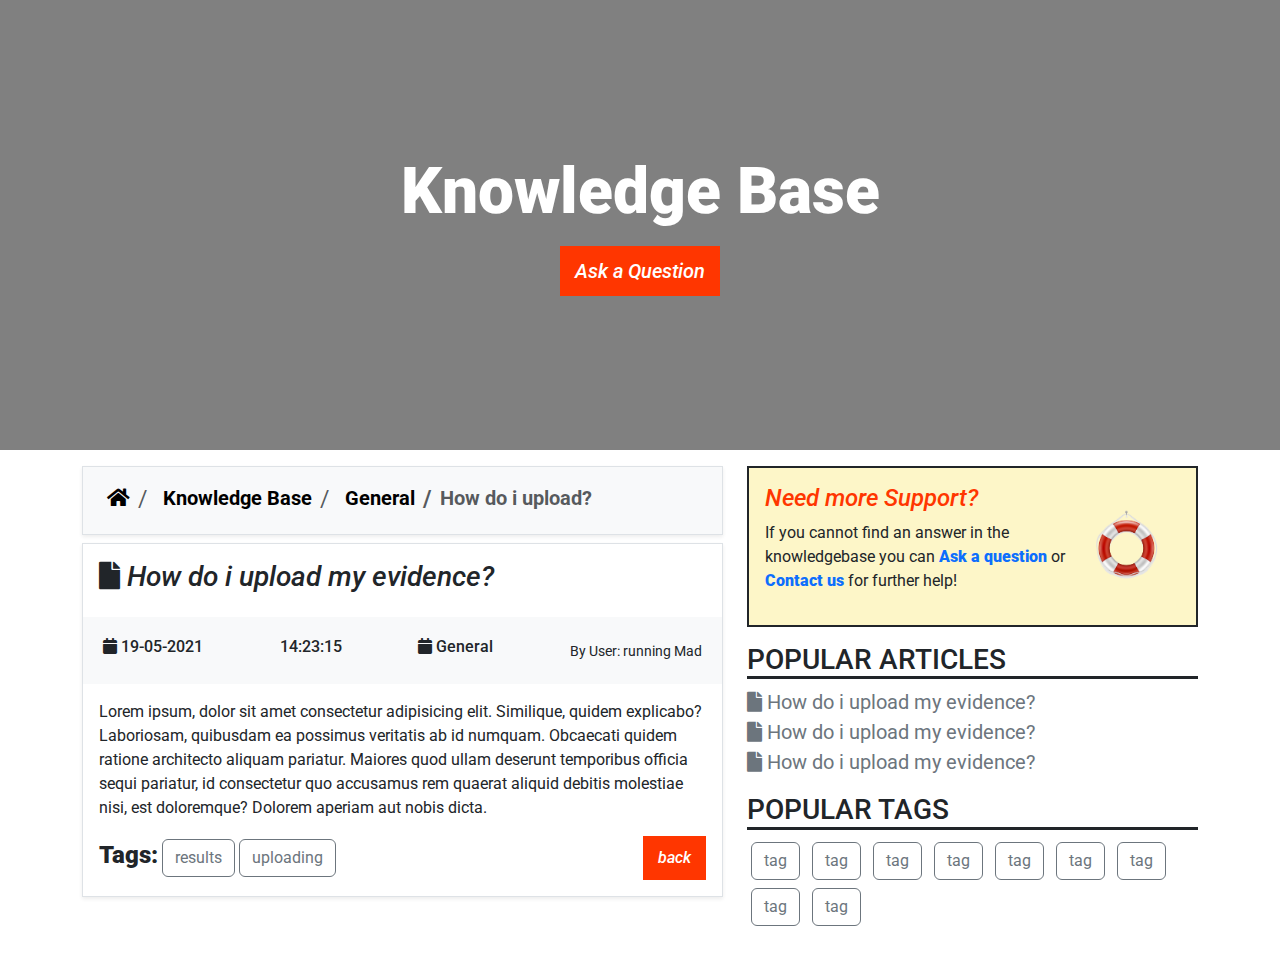
<file: knowledgeBaseSingle.html>
<!DOCTYPE html>
<html lang="en">
  <head>
    <meta charset="UTF-8" />
    <meta http-equiv="X-UA-Compatible" content="IE=edge" />
    <meta name="viewport" content="width=device-width, initial-scale=1.0" />
    <link
      href="https://cdn.jsdelivr.net/npm/bootstrap@5.0.2/dist/css/bootstrap.min.css"
      rel="stylesheet"
    />
    <link
      rel="stylesheet"
      href="https://cdnjs.cloudflare.com/ajax/libs/font-awesome/5.15.3/css/all.min.css"
    />
    <link rel="stylesheet" href="./style.css" />
    <title>Submit Form</title>
  </head>
  <body>
    <section
      style="min-height: 50vh; background-color: gray"
      class="d-flex align-items-center justify-content-center"
    >
      <div class="container text-center text-white">
        <h2 class="display-3 bold_700 mb-3">Knowledge Base</h2>
        <a href="#" class="btn_primary fs-5">Ask a Question</a>
      </div>
    </section>

    <section class="py-3">
      <div class="container">
        <div class="row">
          <div class="col-lg-7">
            <nav class="bg-light shadow-sm border p-3" aria-label="breadcrumb">
              <ol class="breadcrumb m-0">
                <li class="breadcrumb-item">
                  <a href="#"><i class="fas fa-home"></i></a>
                </li>
                <li class="breadcrumb-item">
                  <a href="#">Knowledge Base</a>
                </li>
                <li class="breadcrumb-item">
                  <a href="#">General</a>
                </li>
                <li class="breadcrumb-item active" aria-current="page">
                  How do i upload?
                </li>
              </ol>
            </nav>

            <div class="shadow-sm border my-2">
              <div class="kb_s_head p-3">
                <h3>
                  <i class="fas fa-file"></i>
                  <i>How do i upload my evidence?</i>
                </h3>
              </div>
              <div
                class="
                  d-flex
                  align-items-center
                  justify-content-between
                  p-3
                  bg-light
                "
              >
                <div class="m-1">
                  <h6><i class="fas fa-calendar"></i> 19-05-2021</h6>
                </div>
                <div class="m-1">
                  <h6>14:23:15</h6>
                </div>
                <div class="m-1">
                  <h6><i class="fas fa-calendar"></i> General</h6>
                </div>
                <div class="m-1">
                  <small>By User: running Mad</small>
                </div>
              </div>
              <div class="p-3">
                <p>
                  Lorem ipsum, dolor sit amet consectetur adipisicing elit.
                  Similique, quidem explicabo? Laboriosam, quibusdam ea possimus
                  veritatis ab id numquam. Obcaecati quidem ratione architecto
                  aliquam pariatur. Maiores quod ullam deserunt temporibus
                  officia sequi pariatur, id consectetur quo accusamus rem
                  quaerat aliquid debitis molestiae nisi, est doloremque?
                  Dolorem aperiam aut nobis dicta.
                </p>

                <div class="d-flex justify-content-between align-items-center">
                  <div>
                    <h4 class="bold_700 d-inline">Tags:</h4>
                    <a href="#" class="btn btn-outline-secondary">results</a>
                    <a href="#" class="btn btn-outline-secondary">uploading</a>
                  </div>
                  <a href="#" class="btn_primary">back</a>
                </div>
              </div>
            </div>
          </div>
          <div class="col-lg-5">
            <div
              class="
                p-3
                border-2 border-dark border
                d-flex
                align-items-center
                justify-content-between
              "
              style="background-color: #fdf6c8"
            >
              <div>
                <h4 class="text_primary">
                  <i>Need more Support?</i>
                </h4>
                <p>
                  If you cannot find an answer in the knowledgebase you can
                  <a href="#" class="deco__none bold_700">Ask a question </a> or
                  <a href="#" class="deco__none bold_700">Contact us</a>
                  for further help!
                </p>
              </div>
              <img src="./assets/lifebouy.png" class="w-25" alt="" />
            </div>
            <div class="my-3">
              <h3 class="text-uppercase border-bottom border-dark border-3">
                Popular Articles
              </h3>
              <a href="#" class="text-secondary d-block deco__none fs-5">
                <i class="fas fa-file d-inline"></i>
                <p class="d-inline">How do i upload my evidence?</p>
              </a>
              <a href="#" class="text-secondary d-block deco__none fs-5">
                <i class="fas fa-file d-inline"></i>
                <p class="d-inline">How do i upload my evidence?</p>
              </a>
              <a href="#" class="text-secondary d-block deco__none fs-5">
                <i class="fas fa-file d-inline"></i>
                <p class="d-inline">How do i upload my evidence?</p>
              </a>
            </div>
            <div class="my-3">
              <h3 class="text-uppercase border-bottom border-dark border-3">
                Popular Tags
              </h3>
              <button class="btn btn-outline-secondary m-1">tag</button>
              <button class="btn btn-outline-secondary m-1">tag</button>
              <button class="btn btn-outline-secondary m-1">tag</button>
              <button class="btn btn-outline-secondary m-1">tag</button>
              <button class="btn btn-outline-secondary m-1">tag</button>
              <button class="btn btn-outline-secondary m-1">tag</button>
              <button class="btn btn-outline-secondary m-1">tag</button>
              <button class="btn btn-outline-secondary m-1">tag</button>
              <button class="btn btn-outline-secondary m-1">tag</button>
            </div>
          </div>
        </div>
      </div>
    </section>
  </body>

  <script src="https://cdn.jsdelivr.net/npm/bootstrap@5.0.2/dist/js/bootstrap.bundle.min.js"></script>
  <script src="./app.js" defer></script>
</html>
</file>
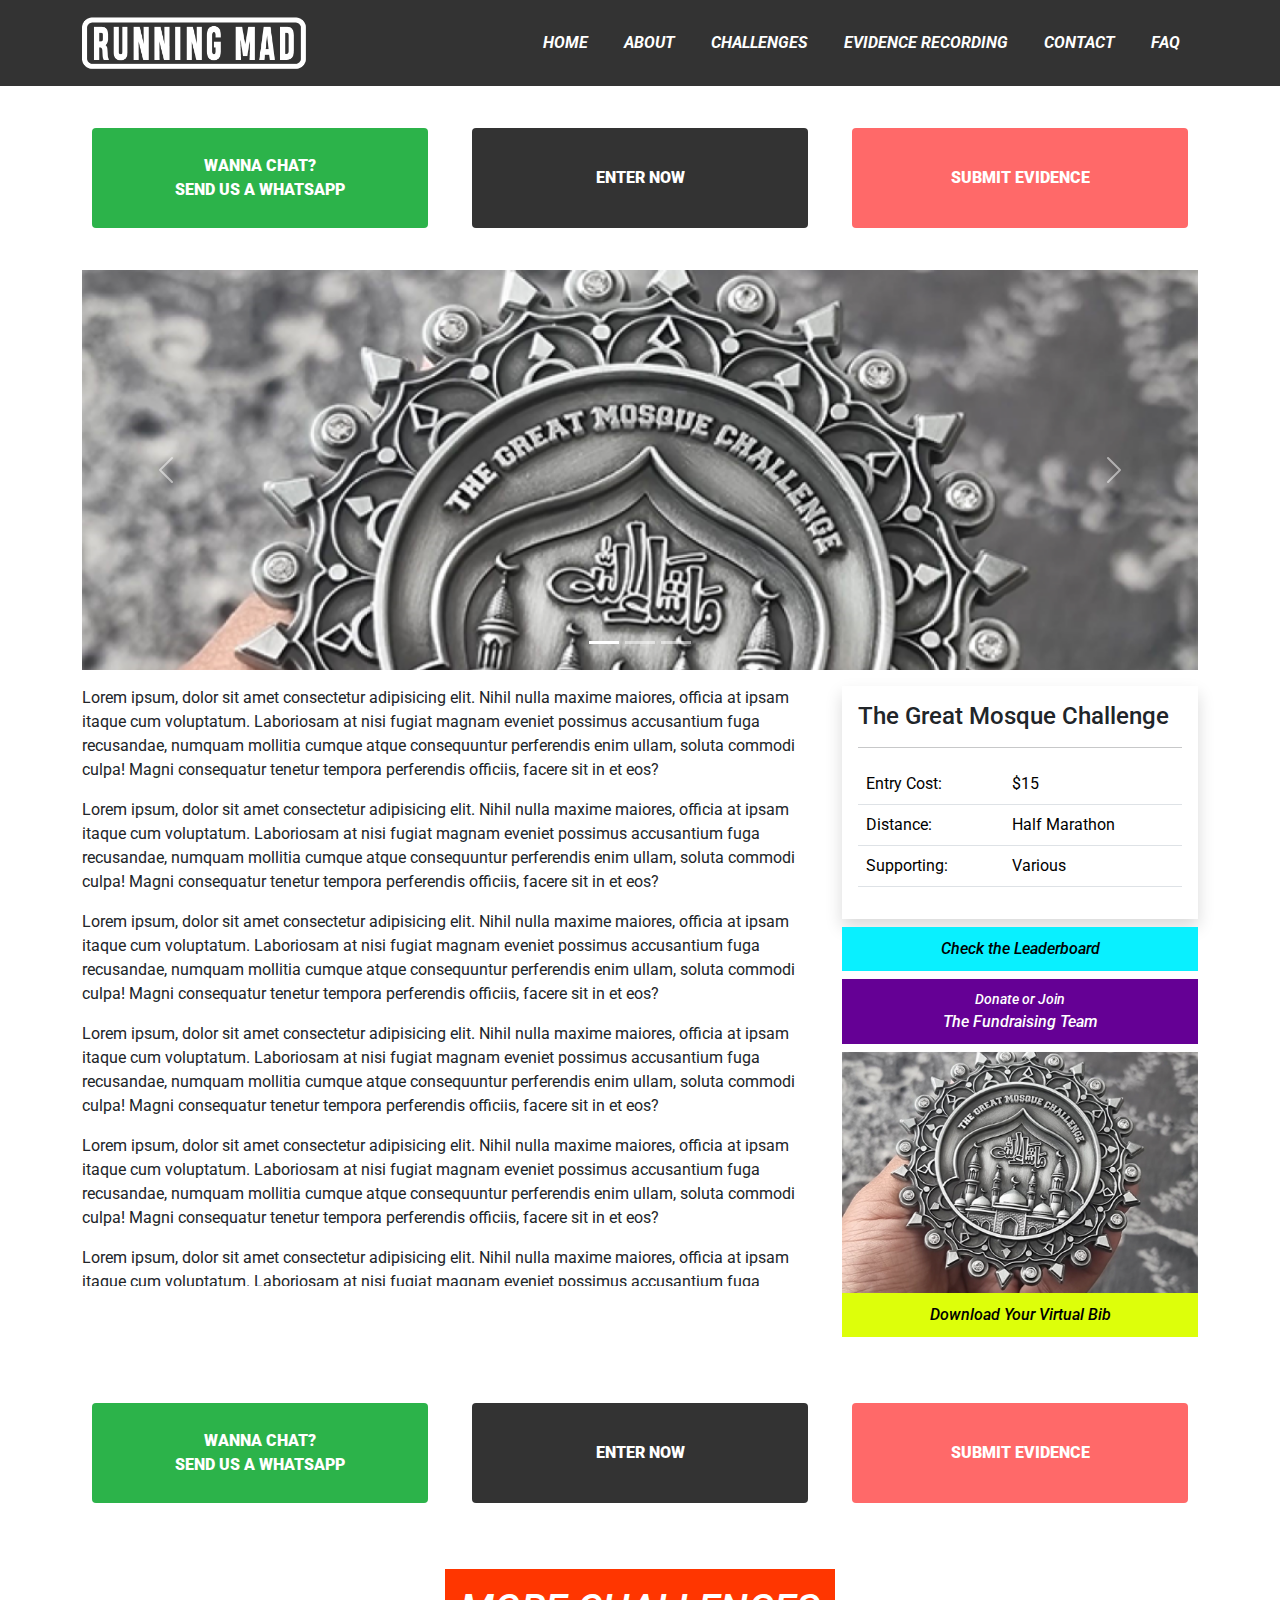
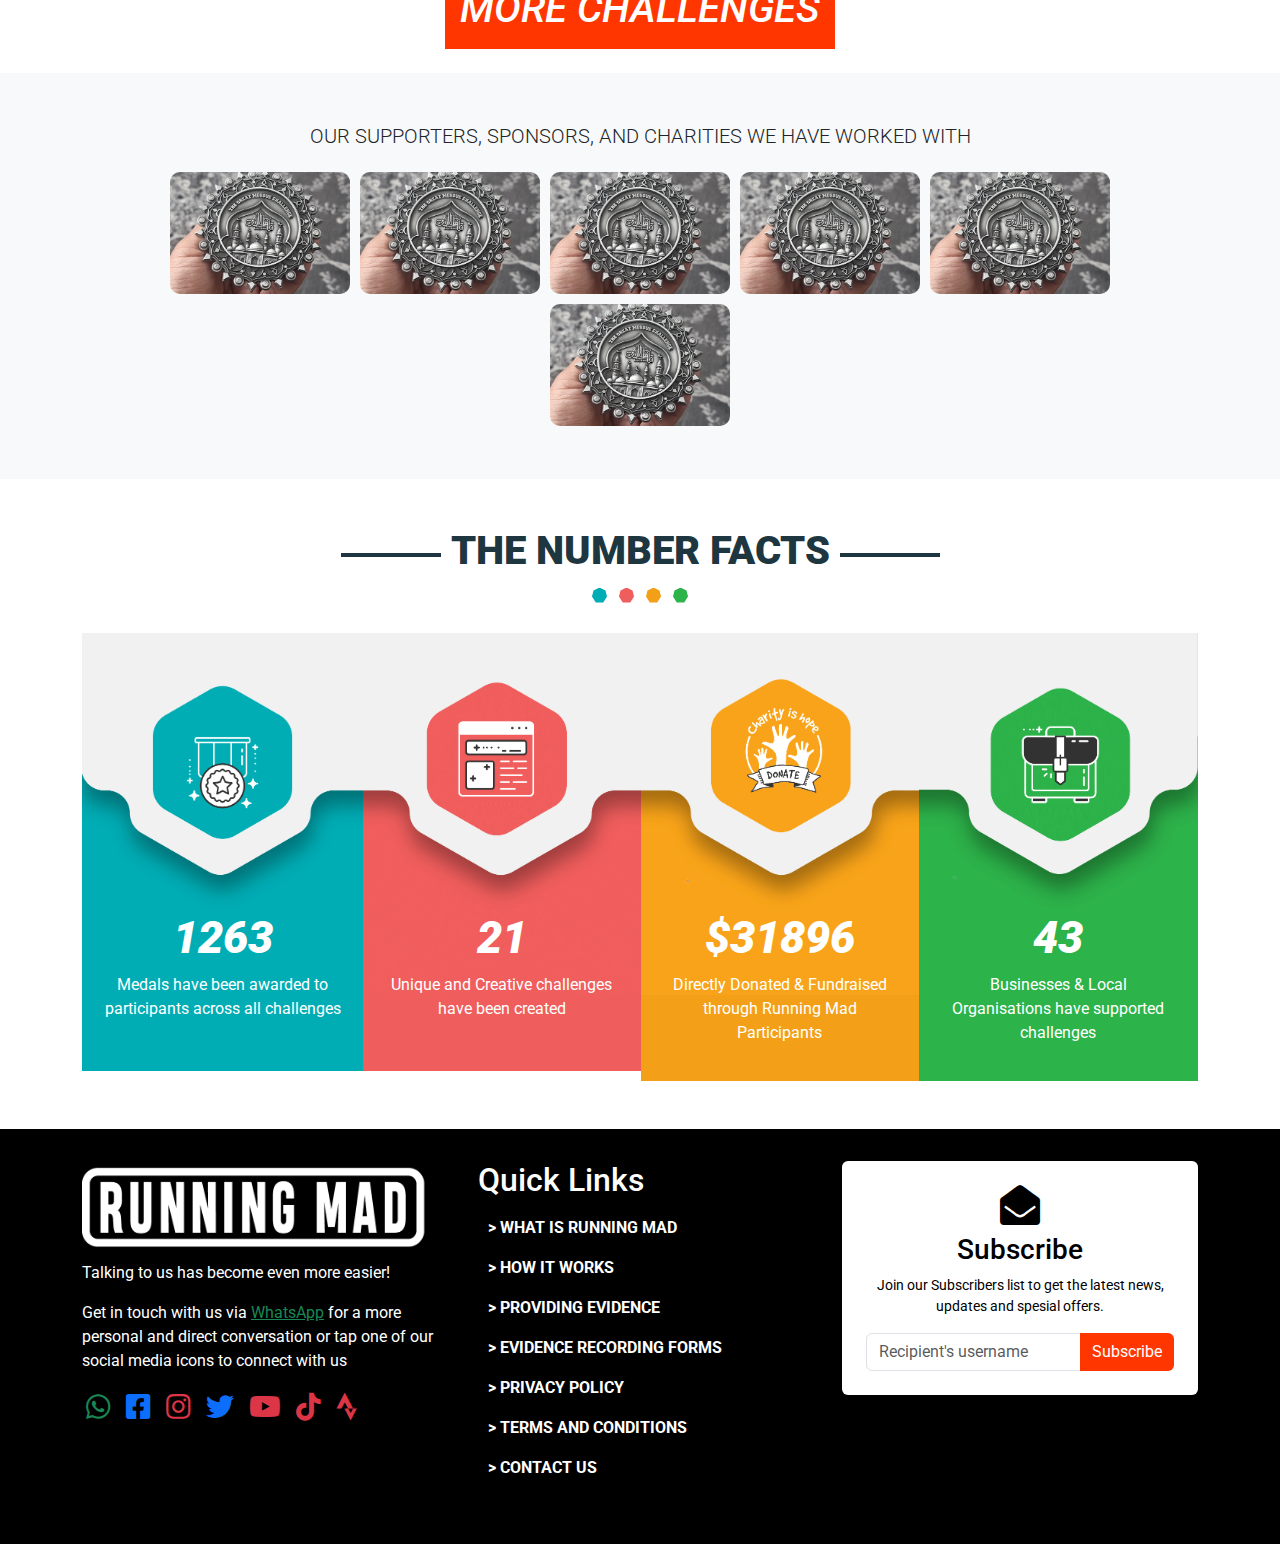
<file: single.html>
<!DOCTYPE html>
<html lang="en">
  <head>
    <meta charset="UTF-8" />
    <meta http-equiv="X-UA-Compatible" content="IE=edge" />
    <meta name="viewport" content="width=device-width, initial-scale=1.0" />
    <link
      href="https://cdn.jsdelivr.net/npm/bootstrap@5.0.2/dist/css/bootstrap.min.css"
      rel="stylesheet"
    />
    <link
      rel="stylesheet"
      href="https://cdnjs.cloudflare.com/ajax/libs/font-awesome/5.15.3/css/all.min.css"
    />
    <link rel="stylesheet" href="./style.css" />
    <title>Single Challenge</title>
  </head>
  <body>
    <header>
      <nav class="navbar navbar-expand-lg navbar-dark bg-dark">
        <div class="container">
          <a class="navbar-brand" href="#">
            <img src="./assets/logo.png" alt="" />
          </a>
          <button
            class="navbar-toggler"
            type="button"
            data-bs-toggle="collapse"
            data-bs-target="#navbarSupportedContent"
            aria-controls="navbarSupportedContent"
            aria-expanded="false"
            aria-label="Toggle navigation"
          >
            <span class="navbar-toggler-icon"></span>
          </button>
          <div class="collapse navbar-collapse" id="navbarSupportedContent">
            <ul class="navbar-nav ms-auto mb-2 mb-lg-0">
              <li class="nav-item">
                <a class="nav-link" href="#">Home</a>
              </li>
              <li class="nav-item">
                <a class="nav-link" href="#">About</a>
              </li>
              <li class="nav-item">
                <a class="nav-link" href="#">Challenges</a>
              </li>
              <li class="nav-item">
                <a class="nav-link" href="#">Evidence Recording</a>
              </li>
              <li class="nav-item">
                <a class="nav-link" href="#">Contact</a>
              </li>
              <li class="nav-item">
                <a class="nav-link" href="#">FAQ</a>
              </li>
            </ul>
          </div>
        </div>
      </nav>
    </header>

    <main>
      <section class="single-button-group">
        <div class="container">
          <div class="row">
            <div class="col-sm-4">
              <a href="#" class="whatsapp-btn">
                Wanna Chat? <br />
                Send us a Whatsapp
              </a>
            </div>
            <div class="col-sm-4">
              <a href="#" class="enter-now-btn"> Enter Now </a>
            </div>
            <div class="col-sm-4">
              <a href="#" class="submit-evidence-btn"> Submit Evidence </a>
            </div>
          </div>
        </div>
      </section>

      <section class="single-challenge-description">
        <div class="container">
          <div class="gallery-single">
            <div
              id="carouselExampleIndicators"
              class="carousel slide"
              data-bs-ride="carousel"
            >
              <div class="carousel-indicators">
                <button
                  type="button"
                  data-bs-target="#carouselExampleIndicators"
                  data-bs-slide-to="0"
                  class="active"
                  aria-current="true"
                  aria-label="Slide 1"
                ></button>
                <button
                  type="button"
                  data-bs-target="#carouselExampleIndicators"
                  data-bs-slide-to="1"
                  aria-label="Slide 2"
                ></button>
                <button
                  type="button"
                  data-bs-target="#carouselExampleIndicators"
                  data-bs-slide-to="2"
                  aria-label="Slide 3"
                ></button>
              </div>
              <div class="carousel-inner">
                <div class="carousel-item active">
                  <img
                    src="./assets/thegreamosque.png"
                    class="d-block w-100"
                    alt="..."
                  />
                </div>
                <div class="carousel-item">
                  <img
                    src="./assets/thegreamosque.png"
                    class="d-block w-100"
                    alt="..."
                  />
                </div>
                <div class="carousel-item">
                  <img
                    src="./assets/thegreamosque.png"
                    class="d-block w-100"
                    alt="..."
                  />
                </div>
              </div>
              <button
                class="carousel-control-prev"
                type="button"
                data-bs-target="#carouselExampleIndicators"
                data-bs-slide="prev"
              >
                <span
                  class="carousel-control-prev-icon"
                  aria-hidden="true"
                ></span>
                <span class="visually-hidden">Previous</span>
              </button>
              <button
                class="carousel-control-next"
                type="button"
                data-bs-target="#carouselExampleIndicators"
                data-bs-slide="next"
              >
                <span
                  class="carousel-control-next-icon"
                  aria-hidden="true"
                ></span>
                <span class="visually-hidden">Next</span>
              </button>
            </div>
          </div>

          <div class="description-area">
            <div class="row">
              <div class="col-md-8 mb-4">
                <div class="description-box">
                  <p>
                    Lorem ipsum, dolor sit amet consectetur adipisicing elit.
                    Nihil nulla maxime maiores, officia at ipsam itaque cum
                    voluptatum. Laboriosam at nisi fugiat magnam eveniet
                    possimus accusantium fuga recusandae, numquam mollitia
                    cumque atque consequuntur perferendis enim ullam, soluta
                    commodi culpa! Magni consequatur tenetur tempora perferendis
                    officiis, facere sit in et eos?
                  </p>
                  <p>
                    Lorem ipsum, dolor sit amet consectetur adipisicing elit.
                    Nihil nulla maxime maiores, officia at ipsam itaque cum
                    voluptatum. Laboriosam at nisi fugiat magnam eveniet
                    possimus accusantium fuga recusandae, numquam mollitia
                    cumque atque consequuntur perferendis enim ullam, soluta
                    commodi culpa! Magni consequatur tenetur tempora perferendis
                    officiis, facere sit in et eos?
                  </p>
                  <p>
                    Lorem ipsum, dolor sit amet consectetur adipisicing elit.
                    Nihil nulla maxime maiores, officia at ipsam itaque cum
                    voluptatum. Laboriosam at nisi fugiat magnam eveniet
                    possimus accusantium fuga recusandae, numquam mollitia
                    cumque atque consequuntur perferendis enim ullam, soluta
                    commodi culpa! Magni consequatur tenetur tempora perferendis
                    officiis, facere sit in et eos?
                  </p>
                  <p>
                    Lorem ipsum, dolor sit amet consectetur adipisicing elit.
                    Nihil nulla maxime maiores, officia at ipsam itaque cum
                    voluptatum. Laboriosam at nisi fugiat magnam eveniet
                    possimus accusantium fuga recusandae, numquam mollitia
                    cumque atque consequuntur perferendis enim ullam, soluta
                    commodi culpa! Magni consequatur tenetur tempora perferendis
                    officiis, facere sit in et eos?
                  </p>
                  <p>
                    Lorem ipsum, dolor sit amet consectetur adipisicing elit.
                    Nihil nulla maxime maiores, officia at ipsam itaque cum
                    voluptatum. Laboriosam at nisi fugiat magnam eveniet
                    possimus accusantium fuga recusandae, numquam mollitia
                    cumque atque consequuntur perferendis enim ullam, soluta
                    commodi culpa! Magni consequatur tenetur tempora perferendis
                    officiis, facere sit in et eos?
                  </p>
                  <p>
                    Lorem ipsum, dolor sit amet consectetur adipisicing elit.
                    Nihil nulla maxime maiores, officia at ipsam itaque cum
                    voluptatum. Laboriosam at nisi fugiat magnam eveniet
                    possimus accusantium fuga recusandae, numquam mollitia
                    cumque atque consequuntur perferendis enim ullam, soluta
                    commodi culpa! Magni consequatur tenetur tempora perferendis
                    officiis, facere sit in et eos?
                  </p>
                  <p>
                    Lorem ipsum, dolor sit amet consectetur adipisicing elit.
                    Nihil nulla maxime maiores, officia at ipsam itaque cum
                    voluptatum. Laboriosam at nisi fugiat magnam eveniet
                    possimus accusantium fuga recusandae, numquam mollitia
                    cumque atque consequuntur perferendis enim ullam, soluta
                    commodi culpa! Magni consequatur tenetur tempora perferendis
                    officiis, facere sit in et eos?
                  </p>
                </div>
              </div>
              <div class="col-md-4">
                <div>
                  <div class="challenge-info p-3 shadow">
                    <h4>The Great Mosque Challenge</h4>
                    <hr />
                    <table class="table">
                      <tbody>
                        <tr>
                          <td span="2">Entry Cost:</td>
                          <td>$15</td>
                        </tr>
                        <tr>
                          <td span="2">Distance:</td>
                          <td>Half Marathon</td>
                        </tr>
                        <tr>
                          <td span="2">Supporting:</td>
                          <td>Various</td>
                        </tr>
                      </tbody>
                    </table>
                  </div>
                  <button type="button" class="btn btn_sky_blue w-100 my-2">
                    Check the Leaderboard
                  </button>
                  <button type="button" class="btn btn_purple w-100">
                    <span class="small d-block">Donate or Join</span>
                    The Fundraising Team
                  </button>
                  <div class="virtual-bib my-2">
                    <img
                      src="./assets/thegreamosque.png"
                      class="img-fluid"
                      alt=""
                    />
                    <button type="button" class="btn btn_light_green w-100">
                      Download Your Virtual Bib
                    </button>
                  </div>
                </div>
              </div>
            </div>
          </div>
        </div>
      </section>

      <section class="single-button-group">
        <div class="container">
          <div class="row">
            <div class="col-sm-4">
              <a href="#" class="whatsapp-btn">
                Wanna Chat? <br />
                Send us a Whatsapp
              </a>
            </div>
            <div class="col-sm-4">
              <a href="#" class="enter-now-btn"> Enter Now </a>
            </div>
            <div class="col-sm-4">
              <a href="#" class="submit-evidence-btn"> Submit Evidence </a>
            </div>
          </div>
        </div>
      </section>

      <div class="text-center my-4 challenge-cta">
        <a href="#" class="btn_primary text-uppercase text-center fs-large"
          >More Challenges</a
        >
      </div>

      <section class="py-5 bg-light">
        <div class="container">
          <p class="lead text-uppercase text-center">
            Our Supporters, Sponsors, and Charities we have worked with
          </p>
          <div class="sponsors">
            <img src="./assets/thegreamosque.png" alt="" />
            <img src="./assets/thegreamosque.png" alt="" />
            <img src="./assets/thegreamosque.png" alt="" />
            <img src="./assets/thegreamosque.png" alt="" />
            <img src="./assets/thegreamosque.png" alt="" />
            <img src="./assets/thegreamosque.png" alt="" />
          </div>
        </div>
      </section>

      <section class="py-5 number_fact_section">
        <div class="container">
          <div class="text-line-header">
            <div class="text-lines"></div>
            <h2 class="h1 bold_700 number_fact_section_title">
              The Number Facts
            </h2>
            <div class="text-lines"></div>
          </div>
          <div class="hexabox">
            <div class="hexa one"></div>
            <div class="hexa two"></div>
            <div class="hexa three"></div>
            <div class="hexa four"></div>
          </div>
          <div class="number_fact_parent">
            <div class="number_fact_child">
              <img src="./assets/medals.png" class="img-fluid" alt="" />
              <div class="number_child_body one">
                <h3 class="bold_700">1263</h3>
                <p>
                  Medals have been awarded to participants across all challenges
                </p>
              </div>
            </div>
            <div class="number_fact_child">
              <img src="./assets/unique.png" class="img-fluid" alt="" />
              <div class="number_child_body two">
                <h3 class="bold_700">21</h3>
                <p>Unique and Creative challenges have been created</p>
              </div>
            </div>
            <div class="number_fact_child">
              <img src="./assets/donated.png" class="img-fluid" alt="" />
              <div class="number_child_body three">
                <h3 class="bold_700">$31896</h3>
                <p>
                  Directly Donated & Fundraised through Running Mad Participants
                </p>
              </div>
            </div>
            <div class="number_fact_child">
              <img src="./assets/organization.png" class="img-fluid" alt="" />
              <div class="number_child_body four">
                <h3 class="bold_700">43</h3>
                <p>
                  Businesses & Local Organisations have supported challenges
                </p>
              </div>
            </div>
          </div>
        </div>
      </section>
    </main>

    <footer>
      <div class="container">
        <div class="row">
          <div class="col-md-4">
            <div class="text-white mb-4">
              <div class="footer_logo img">
                <img src="./assets/logo.png" class="img-fluid mb-2" alt="" />
              </div>
              <p>Talking to us has become even more easier!</p>
              <p>
                Get in touch with us via
                <a href="#" class="text-success">WhatsApp</a> for a more
                personal and direct conversation or tap one of our social media
                icons to connect with us
              </p>
              <div class="social-icons h3">
                <a class="text-success" href="#"
                  ><i class="fab fa-whatsapp m-1"></i
                ></a>
                <a class="text-primary" href="#">
                  <i class="fab fa-facebook-square m-1"></i
                ></a>
                <a class="text-danger" href="#">
                  <i class="fab fa-instagram m-1"></i
                ></a>
                <a class="text-primary" href="#">
                  <i class="fab fa-twitter m-1"></i
                ></a>
                <a class="text-danger" href="#">
                  <i class="fab fa-youtube m-1"></i
                ></a>
                <a class="text-danger" href="#">
                  <i class="fab fa-tiktok m-1"></i
                ></a>
                <a class="text-danger" href="#">
                  <i class="fab fa-strava m-1"></i
                ></a>
              </div>
            </div>
          </div>
          <div class="col-md-4">
            <div class="mb-4">
              <h2 class="text-white ms-3">Quick Links</h2>
              <ul class="nav flex-column">
                <li class="nav-item">
                  <a class="nav-link" href="#">> What is Running Mad</a>
                </li>
                <li class="nav-item">
                  <a class="nav-link" href="#">> How it Works</a>
                </li>
                <li class="nav-item">
                  <a class="nav-link" href="#">> Providing evidence</a>
                </li>
                <li class="nav-item">
                  <a class="nav-link" href="#">> Evidence Recording Forms</a>
                </li>
                <li class="nav-item">
                  <a class="nav-link" href="#">> Privacy Policy</a>
                </li>
                <li class="nav-item">
                  <a class="nav-link" href="#">> Terms and conditions</a>
                </li>
                <li class="nav-item">
                  <a class="nav-link" href="#">> Contact us</a>
                </li>
              </ul>
            </div>
          </div>
          <div class="col-md-4">
            <div class="newsletter text-black text-center bg-white p-4 rounded">
              <i class="fas fa-envelope-open h1"></i>
              <h3>Subscribe</h3>
              <p class="small">
                Join our Subscribers list to get the latest news, updates and
                spesial offers.
              </p>
              <div class="input-group">
                <input
                  type="text"
                  class="form-control"
                  placeholder="Recipient's username"
                  aria-label="Recipient's username with two button addons"
                />

                <button class="btn btn_orange" type="button">Subscribe</button>
              </div>
            </div>
          </div>
        </div>
      </div>
    </footer>
  </body>

  <script src="https://cdn.jsdelivr.net/npm/bootstrap@5.0.2/dist/js/bootstrap.bundle.min.js"></script>
  <script src="./app.js" defer></script>
</html>
</file>
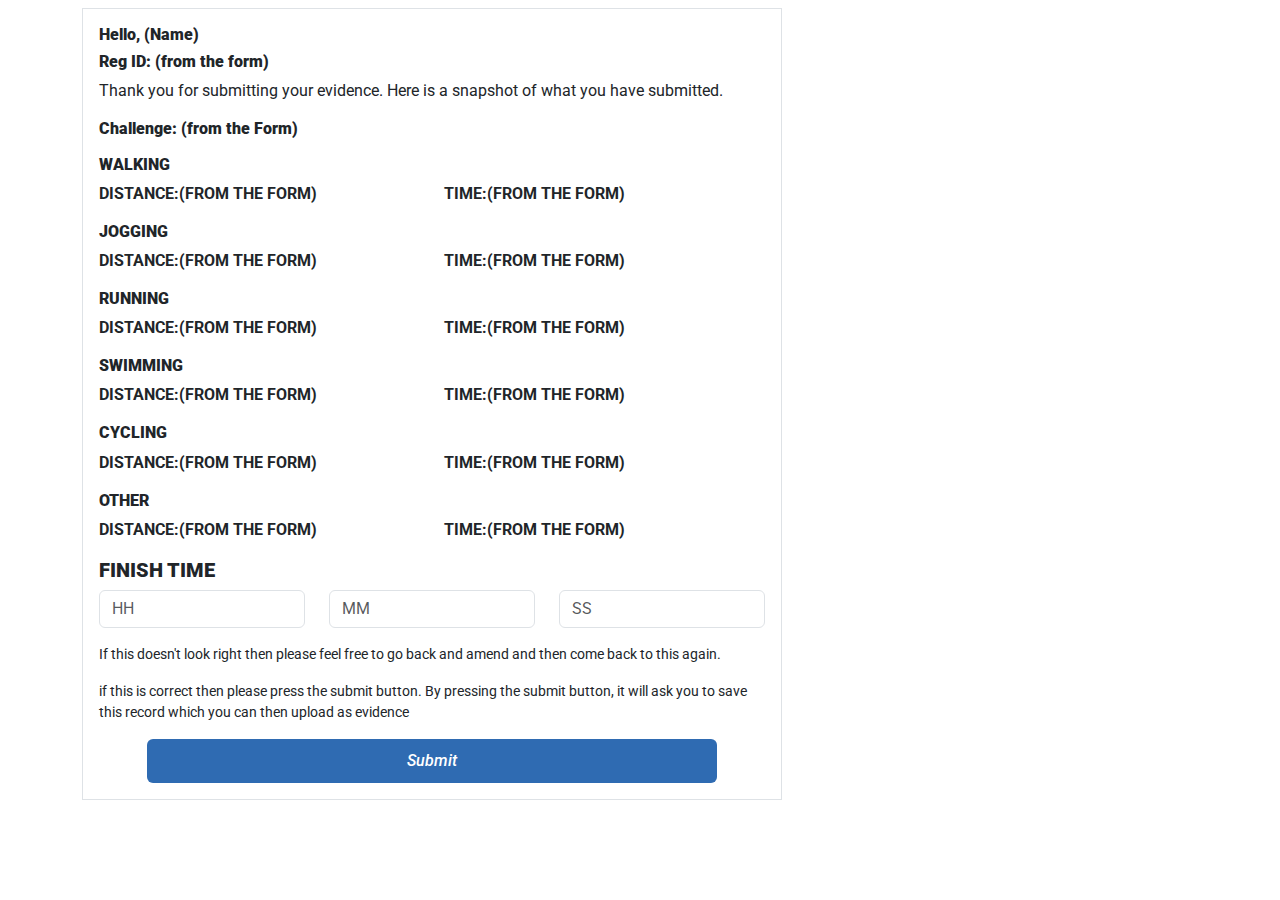
<file: submitForm.html>
<!DOCTYPE html>
<html lang="en">
  <head>
    <meta charset="UTF-8" />
    <meta http-equiv="X-UA-Compatible" content="IE=edge" />
    <meta name="viewport" content="width=device-width, initial-scale=1.0" />
    <link
      href="https://cdn.jsdelivr.net/npm/bootstrap@5.0.2/dist/css/bootstrap.min.css"
      rel="stylesheet"
    />
    <link
      rel="stylesheet"
      href="https://cdnjs.cloudflare.com/ajax/libs/font-awesome/5.15.3/css/all.min.css"
    />
    <link rel="stylesheet" href="./style.css" />
    <title>Submit Form</title>
  </head>
  <body>
    <main>
      <div class="container">
        <div
          style="max-width: 700px"
          class="submit__form w-100 border p-3 my-2"
        >
          <h6 class="bold_700">Hello, (Name)</h6>
          <h6 class="bold_700">Reg ID: (from the form)</h6>
          <p>
            Thank you for submitting your evidence. Here is a snapshot of what
            you have submitted.
          </p>
          <h6 class="bold_700">Challenge: (from the Form)</h6>
          <div class="my-3">
            <h6 class="bold_700 text-uppercase">Walking</h6>
            <div class="row">
              <div class="col-6">
                <strong class="text-uppercase">Distance:(from the form)</strong>
              </div>
              <div class="col-6">
                <strong class="text-uppercase">Time:(from the form)</strong>
              </div>
            </div>
          </div>
          <div class="my-3">
            <h6 class="bold_700 text-uppercase">Jogging</h6>
            <div class="row">
              <div class="col-6">
                <strong class="text-uppercase">Distance:(from the form)</strong>
              </div>
              <div class="col-6">
                <strong class="text-uppercase">Time:(from the form)</strong>
              </div>
            </div>
          </div>
          <div class="my-3">
            <h6 class="bold_700 text-uppercase">Running</h6>
            <div class="row">
              <div class="col-6">
                <strong class="text-uppercase">Distance:(from the form)</strong>
              </div>
              <div class="col-6">
                <strong class="text-uppercase">Time:(from the form)</strong>
              </div>
            </div>
          </div>
          <div class="my-3">
            <h6 class="bold_700 text-uppercase">Swimming</h6>
            <div class="row">
              <div class="col-6">
                <strong class="text-uppercase">Distance:(from the form)</strong>
              </div>
              <div class="col-6">
                <strong class="text-uppercase">Time:(from the form)</strong>
              </div>
            </div>
          </div>
          <div class="my-3">
            <h6 class="bold_700 text-uppercase">Cycling</h6>
            <div class="row">
              <div class="col-6">
                <strong class="text-uppercase">Distance:(from the form)</strong>
              </div>
              <div class="col-6">
                <strong class="text-uppercase">Time:(from the form)</strong>
              </div>
            </div>
          </div>
          <div class="my-3">
            <h6 class="bold_700 text-uppercase">Other</h6>
            <div class="row">
              <div class="col-6">
                <strong class="text-uppercase">Distance:(from the form)</strong>
              </div>
              <div class="col-6">
                <strong class="text-uppercase">Time:(from the form)</strong>
              </div>
            </div>
          </div>
          <h5 class="bold_700 text-uppercase">Finish time</h5>
          <div class="row">
            <div class="col-4">
              <input type="text" placeholder="HH" class="form-control" />
            </div>
            <div class="col-4">
              <input type="text" placeholder="MM" class="form-control" />
            </div>
            <div class="col-4">
              <input type="text" placeholder="SS" class="form-control" />
            </div>
          </div>
          <p class="mt-3 small">
            If this doesn't look right then please feel free to go back and
            amend and then come back to this again.
          </p>
          <p class="small">
            if this is correct then please press the submit button. By pressing
            the submit button, it will ask you to save this record which you can
            then upload as evidence
          </p>
          <div class="px-5">
            <a href="#" class="btn_blue w-100 rounded">Submit</a>
          </div>
        </div>
      </div>
    </main>
  </body>

  <script src="https://cdn.jsdelivr.net/npm/bootstrap@5.0.2/dist/js/bootstrap.bundle.min.js"></script>
  <script src="./app.js" defer></script>
</html>
</file>
<file: style.css>
@import url("https://fonts.googleapis.com/css2?family=Roboto:ital,wght@0,400;0,700;1,500;900;1,900&display=swap");
@import url("https://fonts.googleapis.com/css2?family=Montserrat:ital,wght@1,900&display=swap");

* {
  margin: 0;
  padding: 0;
  box-sizing: border-box;
}

:root {
  --primary-color: #ff3600ff;
}

body {
  font-family: "Roboto", sans-serif;
  font-weight: 400;
}

.bold_500 {
  font-style: italic;
  font-weight: 500;
}

.bold_700 {
  font-weight: 900;
}

.text_yellow {
  color: #f4c416;
}

.bg-dark {
  background: #333333ff !important;
}

.btn_black,
.btn_light,
.btn_half_red,
.btn_light_green,
.btn_sky_blue,
.btn_purple,
.btn_primary,
.btn_blue {
  padding: 10px 15px;
  font-style: italic;
  font-weight: 500;
  display: inline-block;
  text-decoration: none;
  border: none;
  text-align: center;
  border-radius: 0;
}

.btn_black {
  background: black;
  color: white;
}
.btn_light {
  background: #ededed;
  color: black;
}
.btn_half_red {
  background: #ff6969;
  color: white;
}
.btn_light_green {
  background: #ddff0a;
  color: black;
}
.btn_sky_blue {
  background: #09f0ff;
  color: black;
}
.btn_purple {
  background: #650095;
  color: white;
}
.btn_blue {
  background-color: #2f6bb2;
  color: white;
}

.btn_primary {
  background: var(--primary-color);
  color: white;
  line-height: 1.5;
}

.btn_orange {
  background: var(--primary-color);
  color: white;
  border: 2px solid var(--primary-color);
  border: 0;
}

.btn_black:hover,
.btn_light:hover,
.btn_half_red:hover,
.btn_light_green:hover,
.btn_sky_blue:hover,
.btn_purple:hover,
.btn_primary:hover,
.btn_orange:hover,
.btn_blue:hover {
  background: white;
  color: black;
  box-shadow: 0px 0px 5px rgba(0, 0, 0, 0.2);
  transition: all 0.2s;
  border: 0;
}

.flex_1 {
  flex: 1;
}

.navbar-brand img {
  height: 60px;
}

.nav-item {
  position: relative;
  margin: 0px 10px;
}
.nav-link {
  font-style: italic;
  color: white !important;
  font-weight: 700;
  text-transform: uppercase;
}

footer .nav-link {
  font-style: normal;
}

.nav-link.active {
  border-bottom: 2px solid var(--primary-color);
}

.nav-link::before {
  content: "";
  position: absolute;
  bottom: 0;
  left: 0;
  width: 0%;
  background: var(--primary-color);
  height: 2px;
  transition: all 0.2s;
}

.nav-item:hover .nav-link::before {
  width: 100%;
}

.nav-item:hover .nav-link.active {
  border: none;
}

/* hero section  */

.hero-section {
  min-height: 50vh;
  padding: 6em 0;
  background: linear-gradient(to top, rgba(0, 0, 0, 0.5), rgba(0, 0, 0, 0.5)),
    url("./assets/bghero.jpg") center center/cover;
}

.hero-section iframe {
  height: 450px;
  max-width: 350px;
  width: 100%;
  border: 2px solid var(--primary-color);
  border-radius: 5px;
}

.featured_box {
  background: white;
  padding: 40px 20px;
  box-shadow: 0px 5px 3px rgba(0, 0, 0, 0.2);
}

.featured_child {
  position: relative;
}

.featured_top {
  border: 2px solid #c5c5c5;
  border-radius: 50%;
  font-size: 40px;
  color: var(--primary-color);
  width: 70px;
  height: 70px;
  display: flex;
  align-items: center;
  justify-content: center;
  padding: 20px;
  margin-bottom: 15px;
  position: relative;
  z-index: 2;
}

.featured_body {
  text-align: center;
}

.featured_top_box {
  position: relative;
}

.featured_sub .line {
  position: absolute;
  top: 45%;
  border-top: 1px dashed black;
}

.featured-section {
  margin-top: -3em;
}

.challenge-box {
  position: relative;
}

.entry-fee {
  position: relative;
  display: block;
  margin: 24px 0;
  font-size: 20px;
  font-family: "Montserrat", sans-serif;
}

.entry-bg {
  display: block;
  background: var(--primary-color);
  width: 80%;
  padding: 22px;
  position: absolute;
  left: -16px;
  top: -7px;
  border-top-right-radius: 50px;
  z-index: -1;
  border-bottom-right-radius: 50px;
}

.challenge-cta a {
  font-size: 40px;
}

.sponsors {
  display: flex;
  flex-wrap: wrap;
  justify-content: center;
  align-items: center;
}

.sponsors img {
  border-radius: 10px;
  max-width: 180px;
  width: 100%;
  margin: 5px;
}

.number_fact_parent {
  display: flex;
  align-items: flex-start;
  justify-content: center;
}

.number_fact_parent .number_fact_child .number_child_body {
  padding: 20px;
  color: white;
  text-align: center;
  margin-top: -104px;
  z-index: -1;
  min-height: 180px;
}

.number_fact_parent .number_fact_child .number_child_body h3 {
  font-size: 45px;
  font-style: italic;
  font-weight: 900;
}

.number_fact_child .number_child_body.one {
  background: #00adb5;
}
.number_fact_child .number_child_body.two {
  background: #ef5d5c;
}
.number_fact_child .number_child_body.three {
  background: #f3a018;
}
.number_fact_child .number_child_body.four {
  background: #2cb34a;
}

.number_fact_section_title {
  text-transform: uppercase;
  color: #1e3640;
}

.hexabox {
  display: flex;
  justify-content: center;
  align-items: center;
  margin-bottom: 30px;
}

.hexabox .hexa {
  background: black;
  clip-path: polygon(
    50% 0%,
    90% 20%,
    100% 60%,
    75% 100%,
    25% 100%,
    0% 60%,
    10% 20%
  );
  width: 15px;
  height: 15px;
  margin: 0 6px;
}

.hexabox .hexa.one {
  background: #00adb5;
}
.hexabox .hexa.two {
  background: #ef5d5c;
}
.hexabox .hexa.three {
  background: #f3a018;
}
.hexabox .hexa.four {
  background: #2cb34a;
}

.text-lines {
  width: 100px;
  height: 4px;
  margin: 0 10px;
  background: #1e3640;
}

.text-line-header {
  display: flex;
  align-items: center;
  justify-content: center;
  margin-bottom: 5px;
}

footer {
  background: black;
  padding: 2rem 0;
}

.about p {
  color: #2f2f2f;
}

.single-button-group {
  padding: 2rem 0;
}

.whatsapp-btn,
.enter-now-btn,
.submit-evidence-btn {
  display: flex;
  justify-content: center;
  align-items: center;
  padding: 15px;
  text-decoration: none;
  color: white;
  font-weight: 900;
  text-align: center;
  border-radius: 4px;
  margin: 10px;
  height: 100px;
  font-style: 18px;
  text-transform: uppercase;
}

.whatsapp-btn {
  background: #2cb34a;
}

.enter-now-btn {
  background: #333;
}

.submit-evidence-btn {
  background: #ff6969;
}

.whatsapp-btn:hover,
.enter-now-btn:hover,
.submit-evidence-btn:hover {
  color: black;
  background: white;
  transition: all 0.2s;
  box-shadow: 0px 0px 20px rgb(0, 0, 0, 0.15);
}

.gallery-section {
  display: grid;
  grid-template-columns: repeat(auto-fit, minmax(250px, 1fr));
}

.gallery-child {
  margin: 10px;
}

.description-area {
  padding: 1rem 0;
}

.description-area .description-box {
  max-height: 600px;
  overflow-y: scroll;
}

.contact-container {
  padding: 2rem;
}
.contact-left {
  text-align: center;
}

.contact-left img {
  width: 70%;
}

.contact-right h2 {
  font-size: 90px;
  line-height: 100%;
  font-weight: 900;
  font-style: italic;
  color: #f15a29;
}

.contact-social img {
  width: 35px;
  margin: 5px;
}

.faq-section {
  min-height: 35vh;
  background: #ffebe6;
  border-bottom: 10px solid #333333;
  position: relative;
}

.faq-section::before {
  content: "";
  position: absolute;
  bottom: -35px;
  width: 100%;
  height: 20px;
  background-color: var(--primary-color);
}

.faq-form form {
  display: flex;
  justify-content: center;
  align-items: center;
  margin: 10px 0;
  padding: 20px;
}

.faq-form form input {
  background: transparent;
  border: 2px solid var(--primary-color);
  padding: 10px 15px;
  width: 100%;
  outline: none;
  border-radius: 50px;
  background: white;
}

.faq-left img {
  position: absolute;
  bottom: 0;
  height: 32vh;
  width: 250px;
  left: 10%;
}

.faq-right {
  padding: 4rem 0;
}

.text_primary {
  color: var(--primary-color);
}

.ask-button {
  position: fixed;
  right: -75px;
  top: 50%;
  padding: 10px 15px;
  font-style: italic;
  font-weight: 900;
  display: inline-block;
  text-decoration: none;
  border: none;
  text-align: center;
  border-radius: 0;
  transform: rotate(-90deg);
  background: var(--primary-color);
  color: white;
  font-size: 26px;
  z-index: 100;
}

.faq-child {
  background: #f4f4f4;
  padding: 20px;
  border-radius: 5px;
  margin-bottom: 10px;
}

.faq-body {
  color: var(--primary-color);
  transform: translateY(-10px);
  height: 0;
  user-select: none;
  opacity: 0;
  pointer-events: none;
}
.faq-body.active {
  transition: all 0.2s;
  transition-delay: 0.1s;
  transform: translateY(0px);
  height: auto;
  user-select: all;
  opacity: 1;
  pointer-events: auto;
}

.read_ans,
.healpful_faq,
.unhealpful_faq {
  padding: 7px 15px;
  display: inline-block;
  border: 1px solid var(--primary-color);
  text-decoration: none;
  color: black;
  margin: 5px;
  background: transparent;
  margin-left: 0;
  transition: background 0.2s;
}

.read_ans:hover,
.healpful_faq:hover,
.unhealpful_faq:hover {
  background: var(--primary-color);
  color: white;
}

.faqBtnActive {
  background: var(--primary-color);
  color: white;
}

/* knowledge base page  */
.kb_box {
  position: relative;
}

.kb_folder_icon {
  position: absolute;
  top: 5px;
  left: -25px;
}

.deco__none {
  text-decoration: none;
}

/* bread cumb  */

.breadcrumb-item a {
  color: black;
}

.breadcrumb-item a,
.breadcrumb-item.active {
  padding-left: 0.5rem;
  font-size: 20px;
  text-decoration: none;
  font-weight: 700;
}

.breadcrumb-item + .breadcrumb-item::before {
  font-size: 23px;
}

/* evidence page  */
.single__evidence {
  position: relative;
}

.season__name {
  background: var(--primary-color);
  color: white;
  padding: 10px 15px;
  display: block;
  text-align: center;
  font-weight: bolder;
  text-transform: uppercase;
  position: absolute;
  left: -75px;
  top: 35px;
  transform: rotate(270deg);
}

.evidence__parent__box {
  display: grid;
  grid-template-columns: repeat(4, 1fr);

  grid-gap: 20px 60px;
}

.evidence__parent__box .submit__form {
  grid-column: 3 / 5;
  grid-row: 2 / 10;
  margin: 0;
  width: calc(100% + 41px);
  left: -41px;
  position: relative;
}

@media screen and (max-width: 991px) {
  .nav-link.active {
    color: var(--primary-color) !important;
    border: none;
  }
  .sponsors img {
    max-width: 150px;
  }
  .number_fact_parent {
    flex-wrap: wrap;
  }
  .number_fact_parent .number_fact_child {
    width: calc(50% - 10px);
    margin: 5px;
  }
  .text-lines {
    display: none;
  }

  .evidence__parent__box {
    grid-template-columns: repeat(2, 1fr);
  }
  .evidence__parent__box .submit__form {
    grid-column: 1 / span 2;
    margin: 0;
    width: 100%;
  }
}

@media screen and (max-width: 340px) {
  .sponsors img {
    max-width: 100%;
  }
}

@media screen and (max-width: 576px) {
  .navbar-brand img {
    height: 40px;
  }
  .nav-link {
    font-size: 0.9em !important;
  }
  .challenge-cta a {
    font-size: 22px;
  }
  .number_fact_parent .number_fact_child {
    width: calc(100% - 10px);
  }
  .featured_body p {
    margin-bottom: 0;
  }
  .read_ans,
  .healpful_faq,
  .unhealpful_faq {
    font-size: 12px;
  }
  .kb_folder_icon {
    position: unset;
  }
  .evidence__parent__box {
    grid-template-columns: repeat(1, 1fr);
    grid-gap: 20px;
  }
  .season__name {
    position: relative;
    top: auto;
    left: auto;
    transform: rotate(0);
  }
}

@media screen and (max-width: 768px) {
  .featured_sub .line {
    bottom: -8px !important;
    left: calc(69% - 47px) !important;
    transform: translateX(-50%);
    top: auto !important;
    transform: rotate(90deg);
    width: 47px !important;
  }
  .featured-section .col-md-3 {
    margin-bottom: 30px;
  }
  .featured_body {
    text-align: left;
    align-items: start !important;
  }
  .whatsapp-btn,
  .enter-now-btn,
  .submit-evidence-btn {
    font-size: 15px !important;
  }
  .ask-button {
    bottom: 0;
    transform: rotate(0);
    top: auto;
    right: 0;
    font-size: 16px;
    background: #ff36004f;
    color: black;
  }
}

.gallery-single .carousel-inner {
  height: 400px;
}

@media (min-width: 576px) {
  .modal-dialog {
    max-width: 80%;
  }
}
</file>
